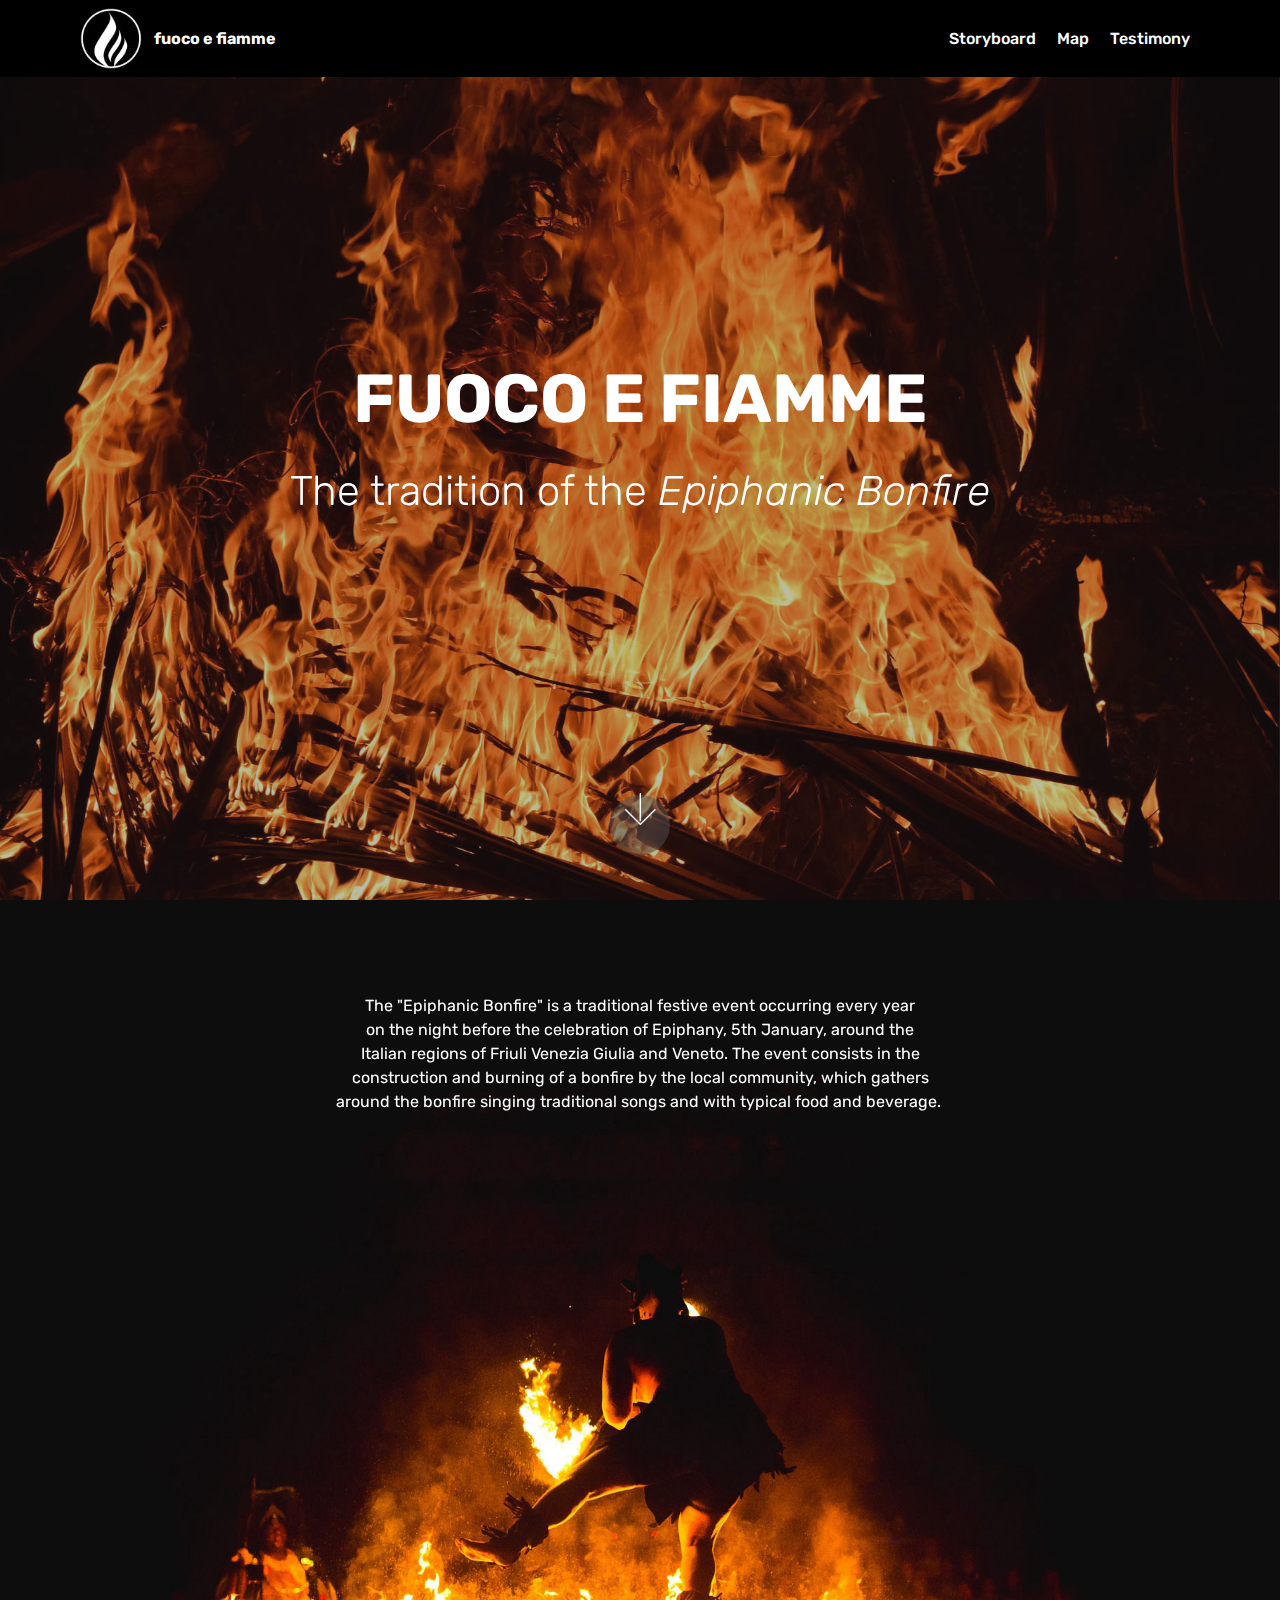
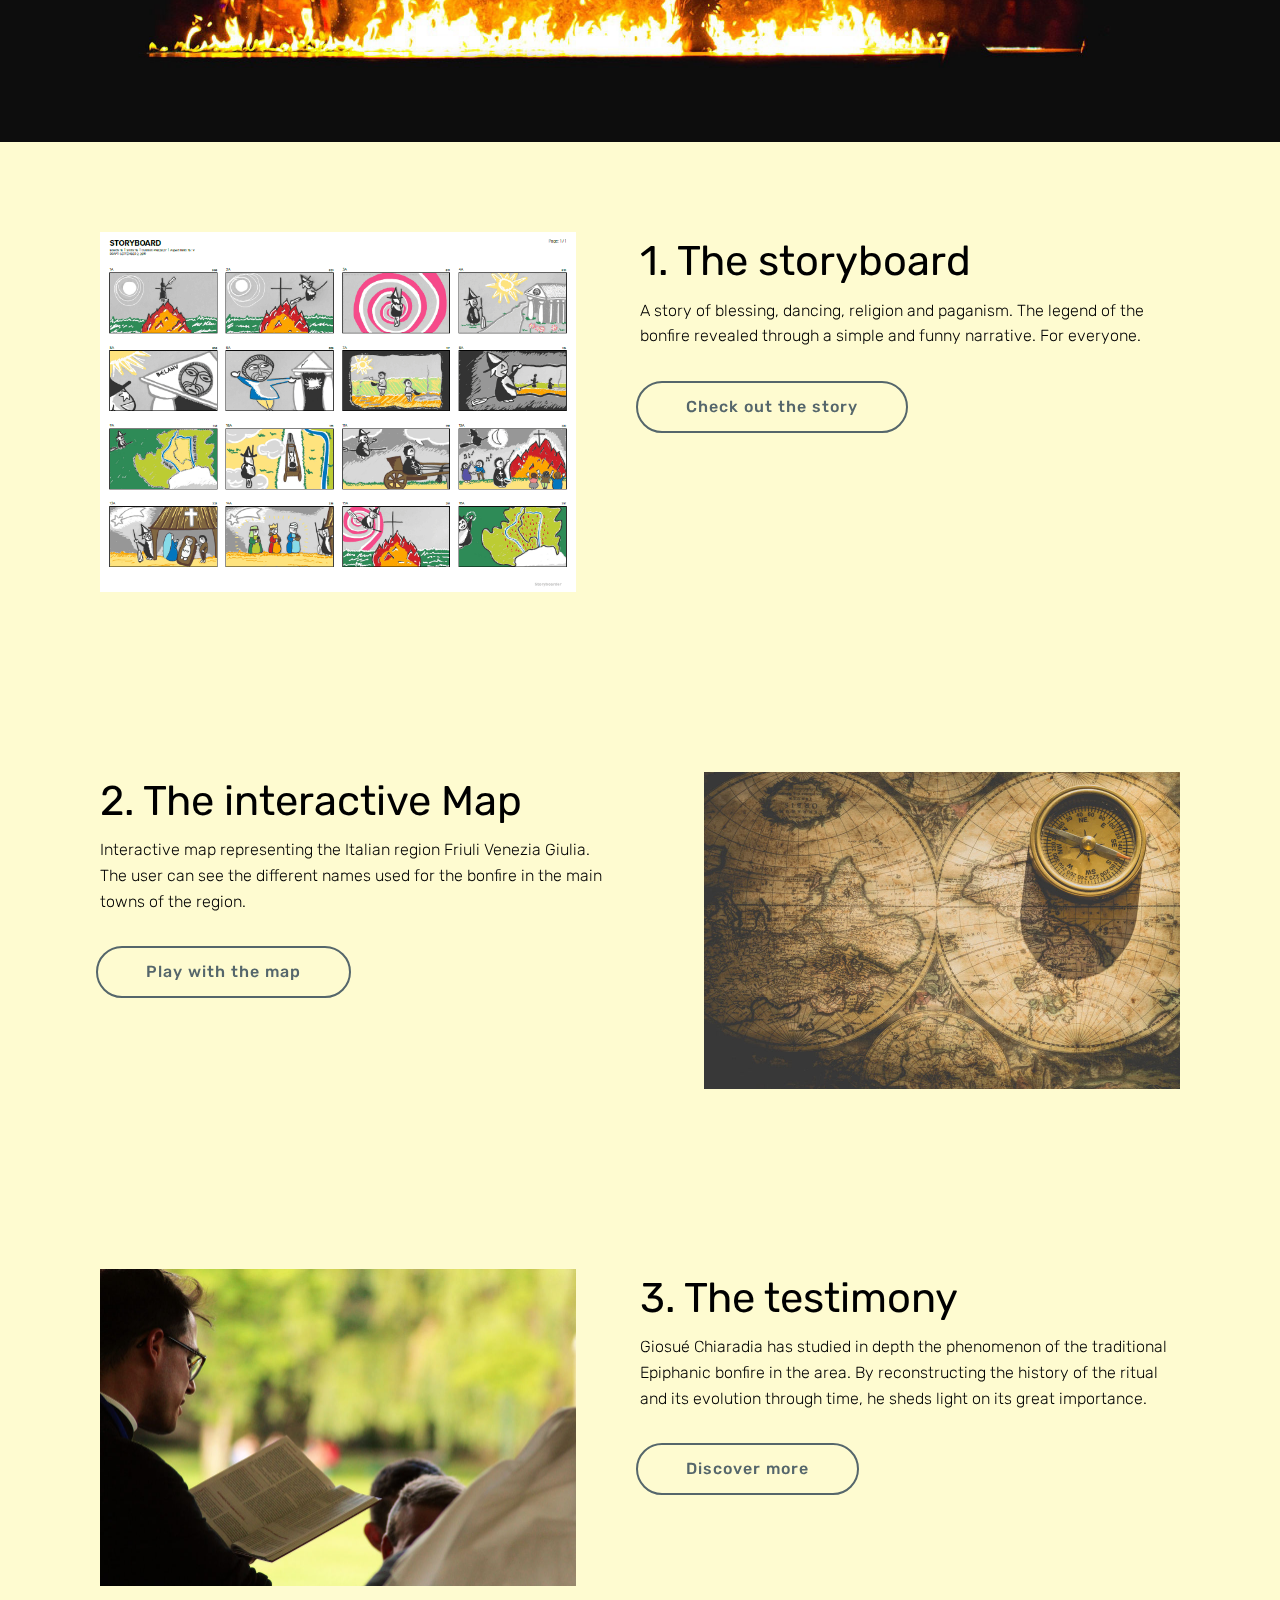
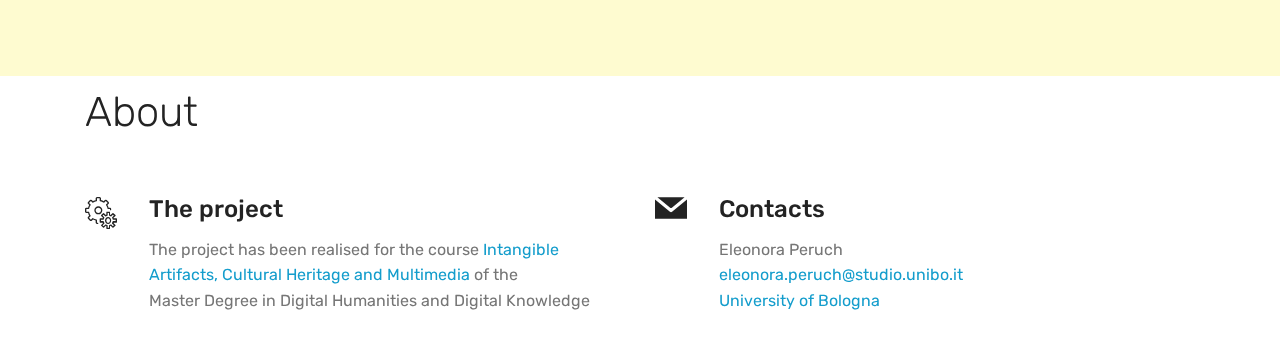
<file: index.html>
<!DOCTYPE html>
<html  >
<head>
  <!-- Site made with Mobirise Website Builder v4.10.8, https://mobirise.com -->
  <meta charset="UTF-8">
  <meta http-equiv="X-UA-Compatible" content="IE=edge">
  <meta name="generator" content="Mobirise v4.10.8, mobirise.com">
  <meta name="viewport" content="width=device-width, initial-scale=1, minimum-scale=1">
  <link rel="shortcut icon" href="assets/images/mbr-86x85.jpg" type="image/x-icon">
  <meta name="description" content="">
  
  <title>Home</title>
  <link rel="stylesheet" href="assets/web/assets/mobirise-icons/mobirise-icons.css">
  <link rel="stylesheet" href="assets/tether/tether.min.css">
  <link rel="stylesheet" href="assets/bootstrap/css/bootstrap.min.css">
  <link rel="stylesheet" href="assets/bootstrap/css/bootstrap-grid.min.css">
  <link rel="stylesheet" href="assets/bootstrap/css/bootstrap-reboot.min.css">
  <link rel="stylesheet" href="assets/socicon/css/styles.css">
  <link rel="stylesheet" href="assets/dropdown/css/style.css">
  <link rel="stylesheet" href="assets/theme/css/style.css">
  <link rel="stylesheet" href="assets/mobirise/css/mbr-additional.css" type="text/css">
  
  
  
</head>
<body>
  <section class="menu cid-qTkzRZLJNu" once="menu" id="menu1-0">

    

    <nav class="navbar navbar-expand beta-menu navbar-dropdown align-items-center navbar-toggleable-sm">
        <button class="navbar-toggler navbar-toggler-right" type="button" data-toggle="collapse" data-target="#navbarSupportedContent" aria-controls="navbarSupportedContent" aria-expanded="false" aria-label="Toggle navigation">
            <div class="hamburger">
                <span></span>
                <span></span>
                <span></span>
                <span></span>
            </div>
        </button>
        <div class="menu-logo">
            <div class="navbar-brand">
                <span class="navbar-logo">
                         <img src="assets/images/mbr-86x85.jpg" style="height: 3.8rem;">
                </span>
                <span class="navbar-caption-wrap"><a class="navbar-caption text-white display-4" href="index.html">fuoco e fiamme</a></span>
            </div>
        </div>
        <div class="collapse navbar-collapse" id="navbarSupportedContent">
            <ul class="navbar-nav nav-dropdown nav-right" data-app-modern-menu="true"><li class="nav-item">
                </li>
                <li class="nav-item">
                </li><li class="nav-item"><a class="nav-link link text-white display-4" href="storyboard.html" target="_blank">Storyboard</a></li><li class="nav-item"><a class="nav-link link text-white display-4" href="map.html" target="_blank">
                        
                        Map</a></li><li class="nav-item"><a class="nav-link link text-white display-4" href="testimony.html" target="_blank">
                        Testimony</a></li><li class="nav-item">
              </li></ul>
            
        </div>
    </nav>
</section>

<section class="engine"></section><section class="cid-rBGzlDnm9D mbr-fullscreen mbr-parallax-background" id="header2-15">

    

    <div class="mbr-overlay" style="opacity: 0.3; background-color: rgb(35, 35, 35);"></div>

    <div class="container align-center">
        <div class="row justify-content-md-center">
            <div class="mbr-white col-md-10">
                <h1 class="mbr-section-title mbr-bold pb-3 mbr-fonts-style display-1">FUOCO E FIAMME</h1>
                <h3 class="mbr-section-subtitle align-center mbr-light pb-3 mbr-fonts-style display-2">
                    The tradition of the <em>Epiphanic Bonfire</em></h3>
                
                
            </div>
        </div>
    </div>
    <div class="mbr-arrow hidden-sm-down" aria-hidden="true">
        <a href="#next">
            <i class="mbri-down mbr-iconfont"></i>
        </a>
    </div>
</section>

<section class="cid-rBGzmnoREd" id="image2-16">

    

    <figure class="mbr-figure">
        <div class="image-block" style="width: 100%;">
            <img src="assets/images/mbr-1920x1263.jpg">
            <figcaption class="mbr-figure-caption mbr-figure-caption-over">
                <div class="pb-1 px-2 mbr-white align-center mbr-fonts-style display-7">The "Epiphanic Bonfire" is a traditional festive event occurring every year <br>on the night before the celebration of Epiphany, 5th January, around the <br>Italian regions of Friuli Venezia Giulia and Veneto. The event consists in the <br>construction and burning of a bonfire by the local community, which gathers <br>around the bonfire singing traditional songs and with typical food and beverage.&nbsp;<br><br><br><br><br><br><br><br><br><br><br><br><br><br><br><br><br><br><br><br><br><br><br><br><br><br><br></div>
            </figcaption>
        </div>
    </figure>
</section>

<section class="services2 cid-rBGzswrf4y" id="services2-17">
    <!---->
    
    <!---->
    <!--Overlay-->
    
    <!--Container-->
    <div class="container">
        <div class="col-md-12">
            <div class="media-container-row">
                <div class="mbr-figure" style="width: 50%;">
                    <img src="assets/images/images-on-worksheet-766x579.png">
                </div>
                <div class="align-left aside-content">
                    <h2 class="mbr-title pt-2 mbr-fonts-style display-2"><a href="storyboard.html" target="_blank" class="text-black">1. The storyboard</a></h2>
                    <div class="mbr-section-text">
                        <p class="mbr-text text1 pt-2 mbr-light mbr-fonts-style display-7">A story of blessing, dancing, religion and paganism. The legend of the bonfire revealed through a simple and funny narrative. For everyone.&nbsp;</p>
                        
                    </div>
                    <!--Btn-->
                    <div class="mbr-section-btn pt-3 align-left"><a href="storyboard.html" class="btn btn-warning-outline display-4" target="_blank">Check out the story</a></div>
                </div>
            </div>
        </div>
    </div>
</section>

<section class="services2 cid-rBGzt3nd9x" id="services2-18">
    <!---->
    
    <!---->
    <!--Overlay-->
    
    <!--Container-->
    <div class="container">
        <div class="col-md-12">
            <div class="media-container-row">
                <div class="mbr-figure" style="width: 50%;">
                    <img src="assets/images/mbr-952x634.jpg">
                </div>
                <div class="align-left aside-content">
                    <h2 class="mbr-title pt-2 mbr-fonts-style display-2"><a href="map.html" target="_blank" class="text-black">2. The interactive Map</a></h2>
                    <div class="mbr-section-text">
                        <p class="mbr-text text1 pt-2 mbr-light mbr-fonts-style display-7">Interactive map representing the Italian region Friuli Venezia Giulia. <br>The user can see the different names used for the bonfire in the main towns of the region.&nbsp;</p>
                        
                    </div>
                    <!--Btn-->
                    <div class="mbr-section-btn pt-3 align-left"><a href="map.html" class="btn btn-warning-outline display-4" target="_blank">Play with the map</a></div>
                </div>
            </div>
        </div>
    </div>
</section>

<section class="services2 cid-rBGztDLMMs" id="services2-19">
    <!---->
    
    <!---->
    <!--Overlay-->
    
    <!--Container-->
    <div class="container">
        <div class="col-md-12">
            <div class="media-container-row">
                <div class="mbr-figure" style="width: 50%;">
                    <img src="assets/images/mbr-952x635.jpg">
                </div>
                <div class="align-left aside-content">
                    <h2 class="mbr-title pt-2 mbr-fonts-style display-2"><a href="testimony.html" target="_blank" class="text-black">3. The testimony</a></h2>
                    <div class="mbr-section-text">
                        <p class="mbr-text text1 pt-2 mbr-light mbr-fonts-style display-7">Giosué Chiaradia has studied in depth the phenomenon of the traditional Epiphanic bonfire in the area. By reconstructing the history of the ritual and its evolution through time, he sheds light on its great importance.</p>
                        
                    </div>
                    <!--Btn-->
                    <div class="mbr-section-btn pt-3 align-left"><a href="testimony.html" class="btn btn-warning-outline display-4" target="_blank">Discover more</a></div>
                </div>
            </div>
        </div>
    </div>
</section>

<section class="mbr-section contacts3 cid-rBGzuEKaFm" id="contacts3-1a">
    <!---->
    
    <!---->
    <!--Overlay-->
    
    <!--Container-->
    <div class="container">
        <div class="row">
            <!--Titles-->
            <div class="title col-12">
                <h2 class="align-left mbr-fonts-style display-2">About</h2>
                
            </div>
            <div class="col-12">
                <div class="row">
                    <div class="col-12 col-md-6">
                        <div class="wrapper">
                            <span class="iconfont-wrapper">
                                <span class="amp-iconfont icon fa-thumbs-o-up fa mbri-setting"></span>
                            </span>
                            <div class="b-info b-adress">
                                <h5 class="align-left mbr-fonts-style display-5">The project</h5>
                                <p class="mbr-text align-left mbr-fonts-style display-7">The project has been realised for the course<a href="https://www.unibo.it/en/teaching/course-unit-catalogue/course-unit/2019/424630"> Intangible Artifacts, Cultural Heritage and Multimedia</a> of the <br>Master Degree in Digital Humanities and Digital Knowledge</p>
                            </div>
                        </div>
                    </div>
                    
                    
                    <div class="col-12 col-md-6">
                        <div class="wrapper">
                            <span class="iconfont-wrapper">
                                <span class="amp-iconfont icon fa-th-large fa socicon-mail socicon"></span>
                            </span>
                            <div class="b-info b-mail">
                                <h5 class="align-left mbr-fonts-style display-5">Contacts</h5>
                                <p class="mbr-text align-left mbr-fonts-style display-7">Eleonora Peruch<br><a href="mailto:eleonora.peruch@studio.unibo.it">eleonora.peruch@studio.unibo.it</a><br><a href="https://www.unibo.it/it">University of Bologna</a></p>
                            </div>
                        </div>
                    </div>
                </div>
            </div>
        </div>
    </div>
</section>


  <script src="assets/web/assets/jquery/jquery.min.js"></script>
  <script src="assets/popper/popper.min.js"></script>
  <script src="assets/tether/tether.min.js"></script>
  <script src="assets/bootstrap/js/bootstrap.min.js"></script>
  <script src="assets/dropdown/js/nav-dropdown.js"></script>
  <script src="assets/dropdown/js/navbar-dropdown.js"></script>
  <script src="assets/touchswipe/jquery.touch-swipe.min.js"></script>
  <script src="assets/parallax/jarallax.min.js"></script>
  <script src="assets/smoothscroll/smooth-scroll.js"></script>
  <script src="assets/theme/js/script.js"></script>
  
  
</body>
</html>
</file>
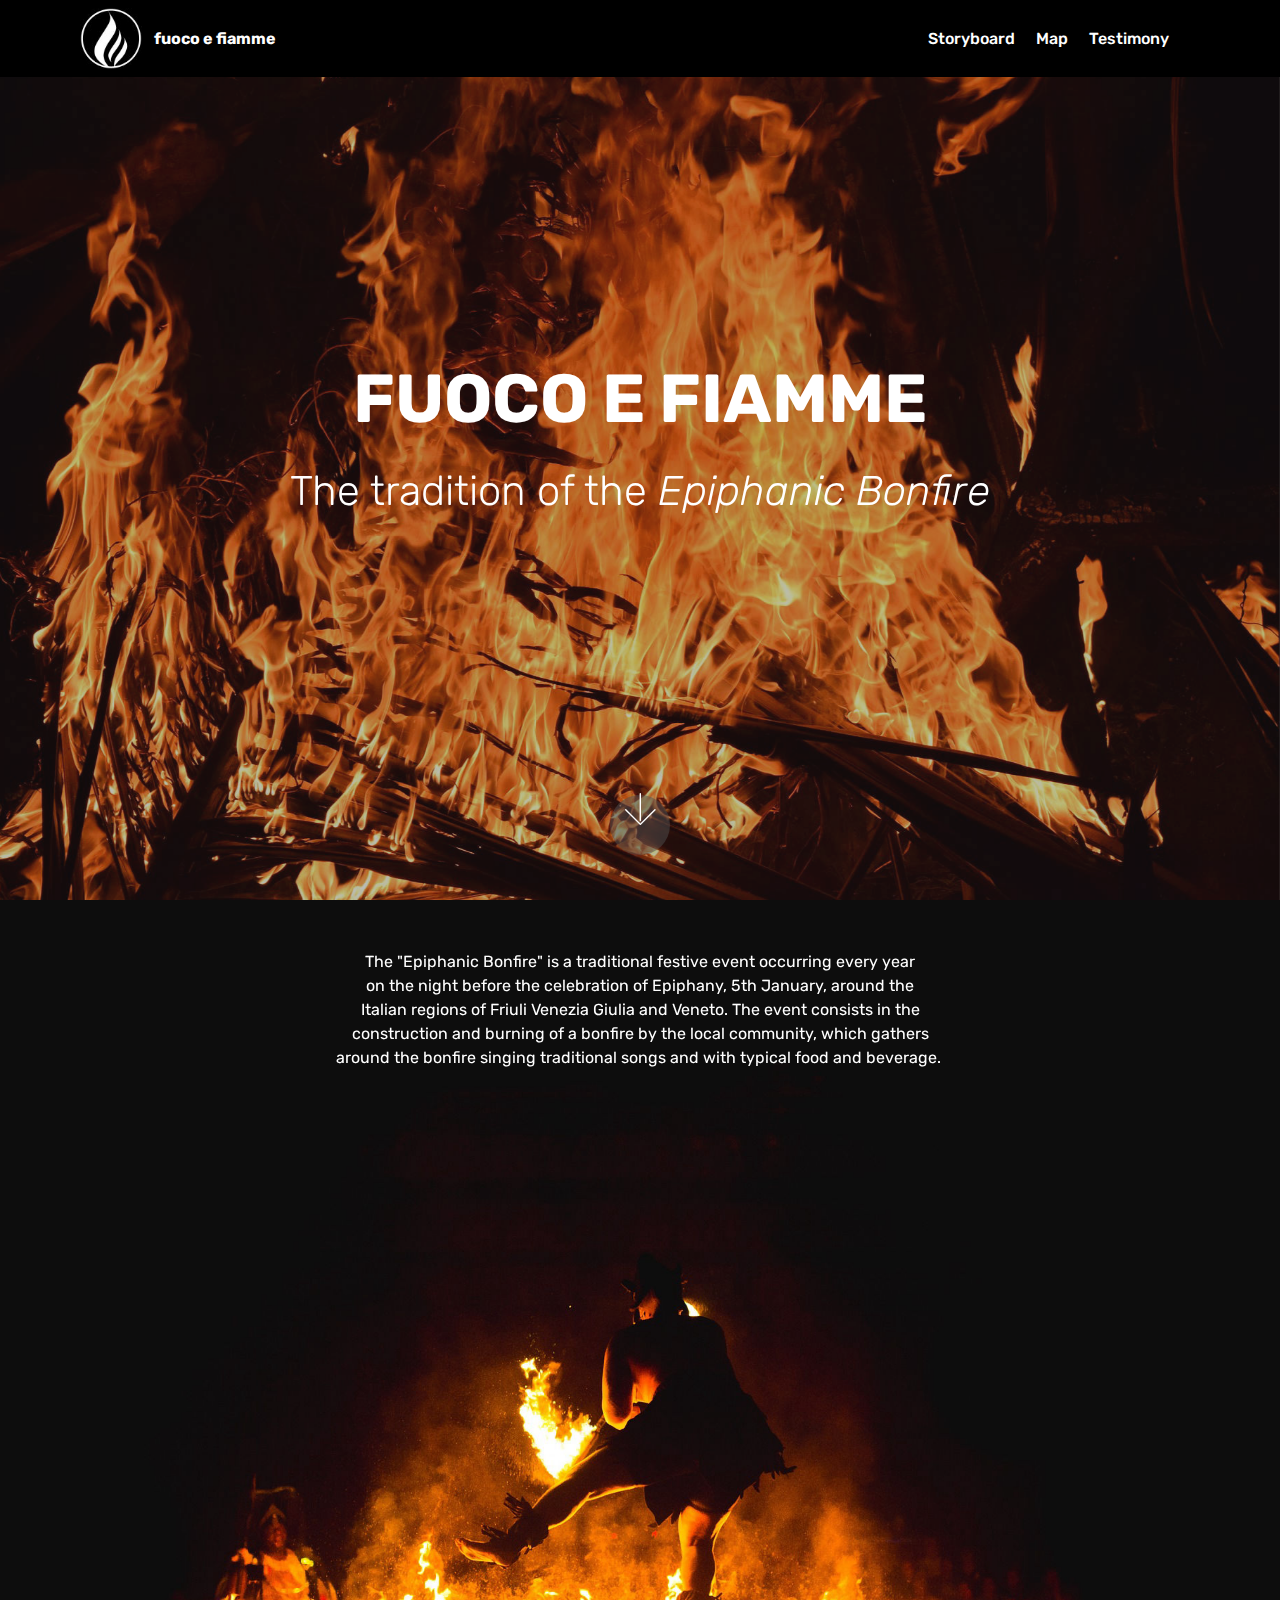
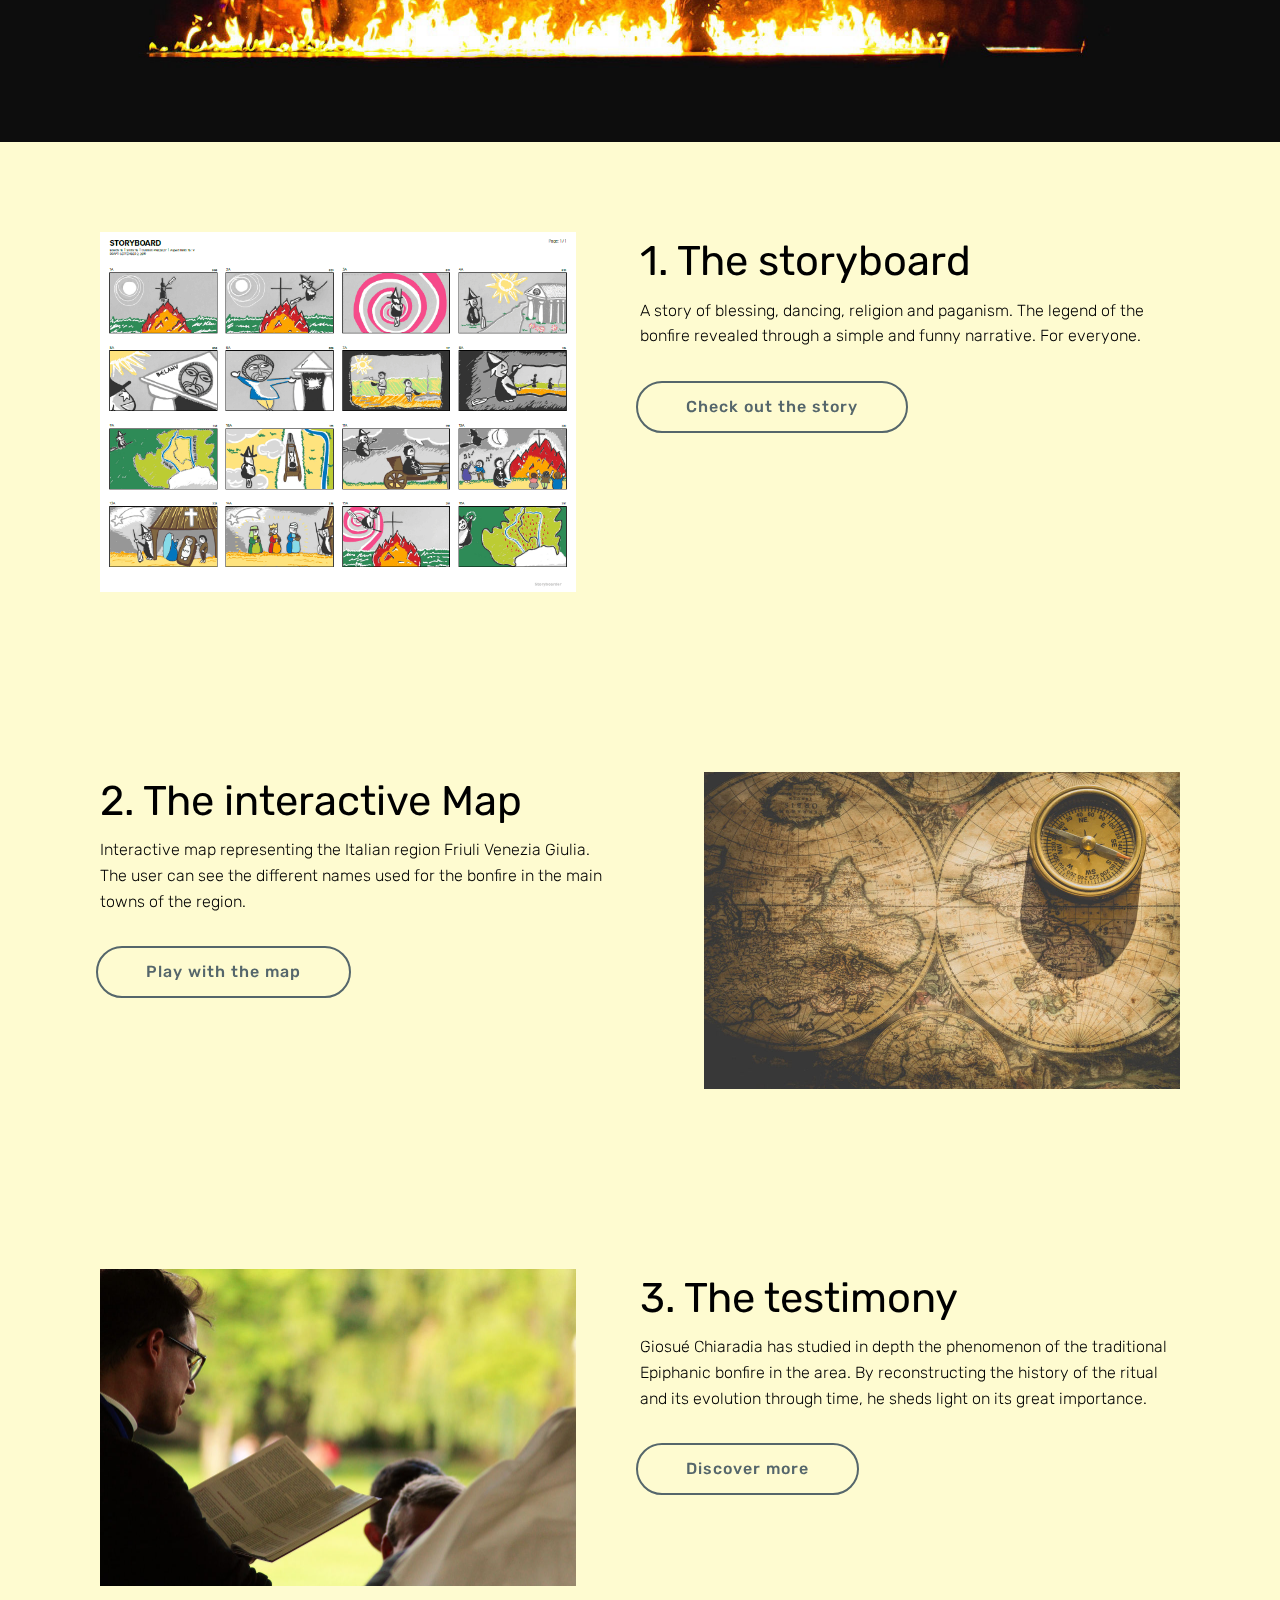
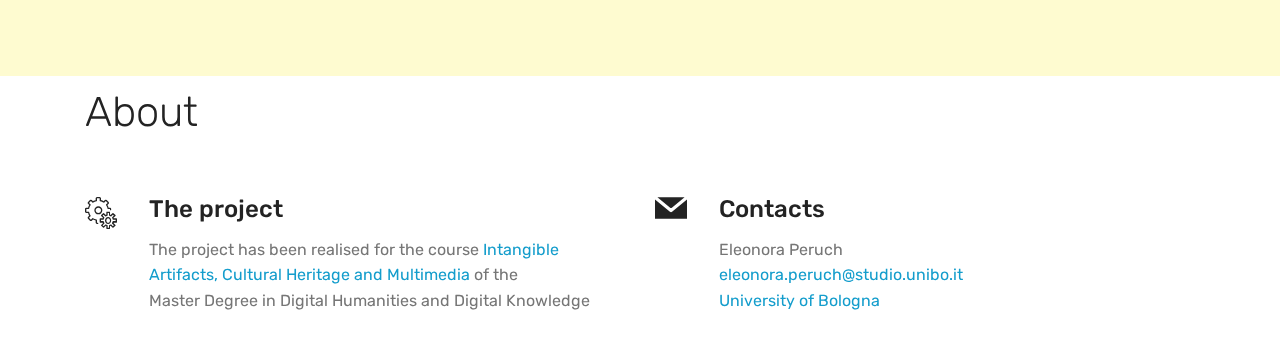
<file: inde.html>
<!DOCTYPE html>
<html  >
<head>
  <!-- Site made with Mobirise Website Builder v4.10.8, https://mobirise.com -->
  <meta charset="UTF-8">
  <meta http-equiv="X-UA-Compatible" content="IE=edge">
  <meta name="generator" content="Mobirise v4.10.8, mobirise.com">
  <meta name="viewport" content="width=device-width, initial-scale=1, minimum-scale=1">
  <link rel="shortcut icon" href="assets/images/mbr-86x85.jpg" type="image/x-icon">
  <meta name="description" content="">
  
  <title>Home</title>
  <link rel="stylesheet" href="assets/web/assets/mobirise-icons/mobirise-icons.css">
  <link rel="stylesheet" href="assets/tether/tether.min.css">
  <link rel="stylesheet" href="assets/bootstrap/css/bootstrap.min.css">
  <link rel="stylesheet" href="assets/bootstrap/css/bootstrap-grid.min.css">
  <link rel="stylesheet" href="assets/bootstrap/css/bootstrap-reboot.min.css">
  <link rel="stylesheet" href="assets/socicon/css/styles.css">
  <link rel="stylesheet" href="assets/dropdown/css/style.css">
  <link rel="stylesheet" href="assets/theme/css/style.css">
  <link rel="stylesheet" href="assets/mobirise/css/mbr-additional.css" type="text/css">
  
  
  
</head>
<body>
  <section class="menu cid-qTkzRZLJNu" once="menu" id="menu1-0">

    

    <nav class="navbar navbar-expand beta-menu navbar-dropdown align-items-center navbar-toggleable-sm">
        <button class="navbar-toggler navbar-toggler-right" type="button" data-toggle="collapse" data-target="#navbarSupportedContent" aria-controls="navbarSupportedContent" aria-expanded="false" aria-label="Toggle navigation">
            <div class="hamburger">
                <span></span>
                <span></span>
                <span></span>
                <span></span>
            </div>
        </button>
        <div class="menu-logo">
            <div class="navbar-brand">
                <span class="navbar-logo">
                    <a href="https://mobirise.com">
                         <img src="assets/images/mbr-86x85.jpg" alt="Mobirise" title="" style="height: 3.8rem;">
                    </a>
                </span>
                <span class="navbar-caption-wrap"><a class="navbar-caption text-white display-4" href="inde.html">fuoco e fiamme</a></span>
            </div>
        </div>
        <div class="collapse navbar-collapse" id="navbarSupportedContent">
            <ul class="navbar-nav nav-dropdown nav-right" data-app-modern-menu="true"><li class="nav-item">
                    <a class="nav-link link text-white display-4" href="https://mobirise.com">
                        </a>
                </li>
                <li class="nav-item">
                    <a class="nav-link link text-white display-4" href="https://mobirise.com">
                        </a>
                </li><li class="nav-item"><a class="nav-link link text-white display-4" href="storyboard.html" target="_blank">Storyboard</a></li><li class="nav-item"><a class="nav-link link text-white display-4" href="map.html" target="_blank">
                        
                        Map</a></li><li class="nav-item"><a class="nav-link link text-white display-4" href="testimony.html" target="_blank">
                        Testimony</a></li><li class="nav-item"><a class="nav-link link text-white display-4" href="https://mobirise.com">
                        </a></li></ul>
            
        </div>
    </nav>
</section>

<section class="engine"><a href="https://mobirise.info/u">bootstrap html templates</a></section><section class="cid-rBGzlDnm9D mbr-fullscreen mbr-parallax-background" id="header2-15">

    

    <div class="mbr-overlay" style="opacity: 0.3; background-color: rgb(35, 35, 35);"></div>

    <div class="container align-center">
        <div class="row justify-content-md-center">
            <div class="mbr-white col-md-10">
                <h1 class="mbr-section-title mbr-bold pb-3 mbr-fonts-style display-1">FUOCO E FIAMME</h1>
                <h3 class="mbr-section-subtitle align-center mbr-light pb-3 mbr-fonts-style display-2">
                    The tradition of the <em>Epiphanic Bonfire</em></h3>
                
                
            </div>
        </div>
    </div>
    <div class="mbr-arrow hidden-sm-down" aria-hidden="true">
        <a href="#next">
            <i class="mbri-down mbr-iconfont"></i>
        </a>
    </div>
</section>

<section class="cid-rBGzmnoREd" id="image2-16">

    

    <figure class="mbr-figure">
        <div class="image-block" style="width: 100%;">
            <img src="assets/images/mbr-1920x1263.jpg" alt="Mobirise" title="">
            <figcaption class="mbr-figure-caption mbr-figure-caption-over">
                <div class="pb-5 px-3 mbr-white align-center mbr-fonts-style display-7">The "Epiphanic Bonfire" is a traditional festive event occurring every year <br>on the night before the celebration of Epiphany, 5th January, around the <br>Italian regions of Friuli Venezia Giulia and Veneto. The event consists in the <br>construction and burning of a bonfire by the local community, which gathers <br>around the bonfire singing traditional songs and with typical food and beverage.&nbsp;<br><br><br><br><br><br><br><br><br><br><br><br><br><br><br><br><br><br><br><br><br><br><br><br><br><br><br></div>
            </figcaption>
        </div>
    </figure>
</section>

<section class="services2 cid-rBGzswrf4y" id="services2-17">
    <!---->
    
    <!---->
    <!--Overlay-->
    
    <!--Container-->
    <div class="container">
        <div class="col-md-12">
            <div class="media-container-row">
                <div class="mbr-figure" style="width: 50%;">
                    <img src="assets/images/images-on-worksheet-766x579.png" alt="Mobirise" title="">
                </div>
                <div class="align-left aside-content">
                    <h2 class="mbr-title pt-2 mbr-fonts-style display-2"><a href="storyboard.html" target="_blank" class="text-black">1. The storyboard</a></h2>
                    <div class="mbr-section-text">
                        <p class="mbr-text text1 pt-2 mbr-light mbr-fonts-style display-7">A story of blessing, dancing, religion and paganism. The legend of the bonfire revealed through a simple and funny narrative. For everyone.&nbsp;</p>
                        
                    </div>
                    <!--Btn-->
                    <div class="mbr-section-btn pt-3 align-left"><a href="storyboard.html" class="btn btn-warning-outline display-4" target="_blank">Check out the story</a></div>
                </div>
            </div>
        </div>
    </div>
</section>

<section class="services2 cid-rBGzt3nd9x" id="services2-18">
    <!---->
    
    <!---->
    <!--Overlay-->
    
    <!--Container-->
    <div class="container">
        <div class="col-md-12">
            <div class="media-container-row">
                <div class="mbr-figure" style="width: 50%;">
                    <img src="assets/images/mbr-952x634.jpg" alt="Mobirise" title="">
                </div>
                <div class="align-left aside-content">
                    <h2 class="mbr-title pt-2 mbr-fonts-style display-2"><a href="map.html" target="_blank" class="text-black">2. The interactive Map</a></h2>
                    <div class="mbr-section-text">
                        <p class="mbr-text text1 pt-2 mbr-light mbr-fonts-style display-7">Interactive map representing the Italian region Friuli Venezia Giulia. <br>The user can see the different names used for the bonfire in the main towns of the region.&nbsp;</p>
                        
                    </div>
                    <!--Btn-->
                    <div class="mbr-section-btn pt-3 align-left"><a href="map.html" class="btn btn-warning-outline display-4" target="_blank">Play with the map</a></div>
                </div>
            </div>
        </div>
    </div>
</section>

<section class="services2 cid-rBGztDLMMs" id="services2-19">
    <!---->
    
    <!---->
    <!--Overlay-->
    
    <!--Container-->
    <div class="container">
        <div class="col-md-12">
            <div class="media-container-row">
                <div class="mbr-figure" style="width: 50%;">
                    <img src="assets/images/mbr-952x635.jpg" alt="Mobirise" title="">
                </div>
                <div class="align-left aside-content">
                    <h2 class="mbr-title pt-2 mbr-fonts-style display-2"><a href="testimony.html" target="_blank" class="text-black">3. The testimony</a></h2>
                    <div class="mbr-section-text">
                        <p class="mbr-text text1 pt-2 mbr-light mbr-fonts-style display-7">Giosué Chiaradia has studied in depth the phenomenon of the traditional Epiphanic bonfire in the area. By reconstructing the history of the ritual and its evolution through time, he sheds light on its great importance.</p>
                        
                    </div>
                    <!--Btn-->
                    <div class="mbr-section-btn pt-3 align-left"><a href="testimony.html" class="btn btn-warning-outline display-4" target="_blank">Discover more</a></div>
                </div>
            </div>
        </div>
    </div>
</section>

<section class="mbr-section contacts3 cid-rBGzuEKaFm" id="contacts3-1a">
    <!---->
    
    <!---->
    <!--Overlay-->
    
    <!--Container-->
    <div class="container">
        <div class="row">
            <!--Titles-->
            <div class="title col-12">
                <h2 class="align-left mbr-fonts-style display-2">About</h2>
                
            </div>
            <div class="col-12">
                <div class="row">
                    <div class="col-12 col-md-6">
                        <div class="wrapper">
                            <span class="iconfont-wrapper">
                                <span class="amp-iconfont icon fa-thumbs-o-up fa mbri-setting"></span>
                            </span>
                            <div class="b-info b-adress">
                                <h5 class="align-left mbr-fonts-style display-5">The project</h5>
                                <p class="mbr-text align-left mbr-fonts-style display-7">The project has been realised for the course<a href="https://www.unibo.it/en/teaching/course-unit-catalogue/course-unit/2019/424630"> Intangible Artifacts, Cultural Heritage and Multimedia</a> of the <br>Master Degree in Digital Humanities and Digital Knowledge</p>
                            </div>
                        </div>
                    </div>
                    
                    
                    <div class="col-12 col-md-6">
                        <div class="wrapper">
                            <span class="iconfont-wrapper">
                                <span class="amp-iconfont icon fa-th-large fa socicon-mail socicon"></span>
                            </span>
                            <div class="b-info b-mail">
                                <h5 class="align-left mbr-fonts-style display-5">Contacts</h5>
                                <p class="mbr-text align-left mbr-fonts-style display-7">Eleonora Peruch<br><a href="mailto:eleonora.peruch@studio.unibo.it">eleonora.peruch@studio.unibo.it</a><br><a href="https://www.unibo.it/it">University of Bologna</a></p>
                            </div>
                        </div>
                    </div>
                </div>
            </div>
        </div>
    </div>
</section>


  <script src="assets/web/assets/jquery/jquery.min.js"></script>
  <script src="assets/popper/popper.min.js"></script>
  <script src="assets/tether/tether.min.js"></script>
  <script src="assets/bootstrap/js/bootstrap.min.js"></script>
  <script src="assets/dropdown/js/nav-dropdown.js"></script>
  <script src="assets/dropdown/js/navbar-dropdown.js"></script>
  <script src="assets/touchswipe/jquery.touch-swipe.min.js"></script>
  <script src="assets/parallax/jarallax.min.js"></script>
  <script src="assets/smoothscroll/smooth-scroll.js"></script>
  <script src="assets/theme/js/script.js"></script>
  
  
</body>
</html>
</file>
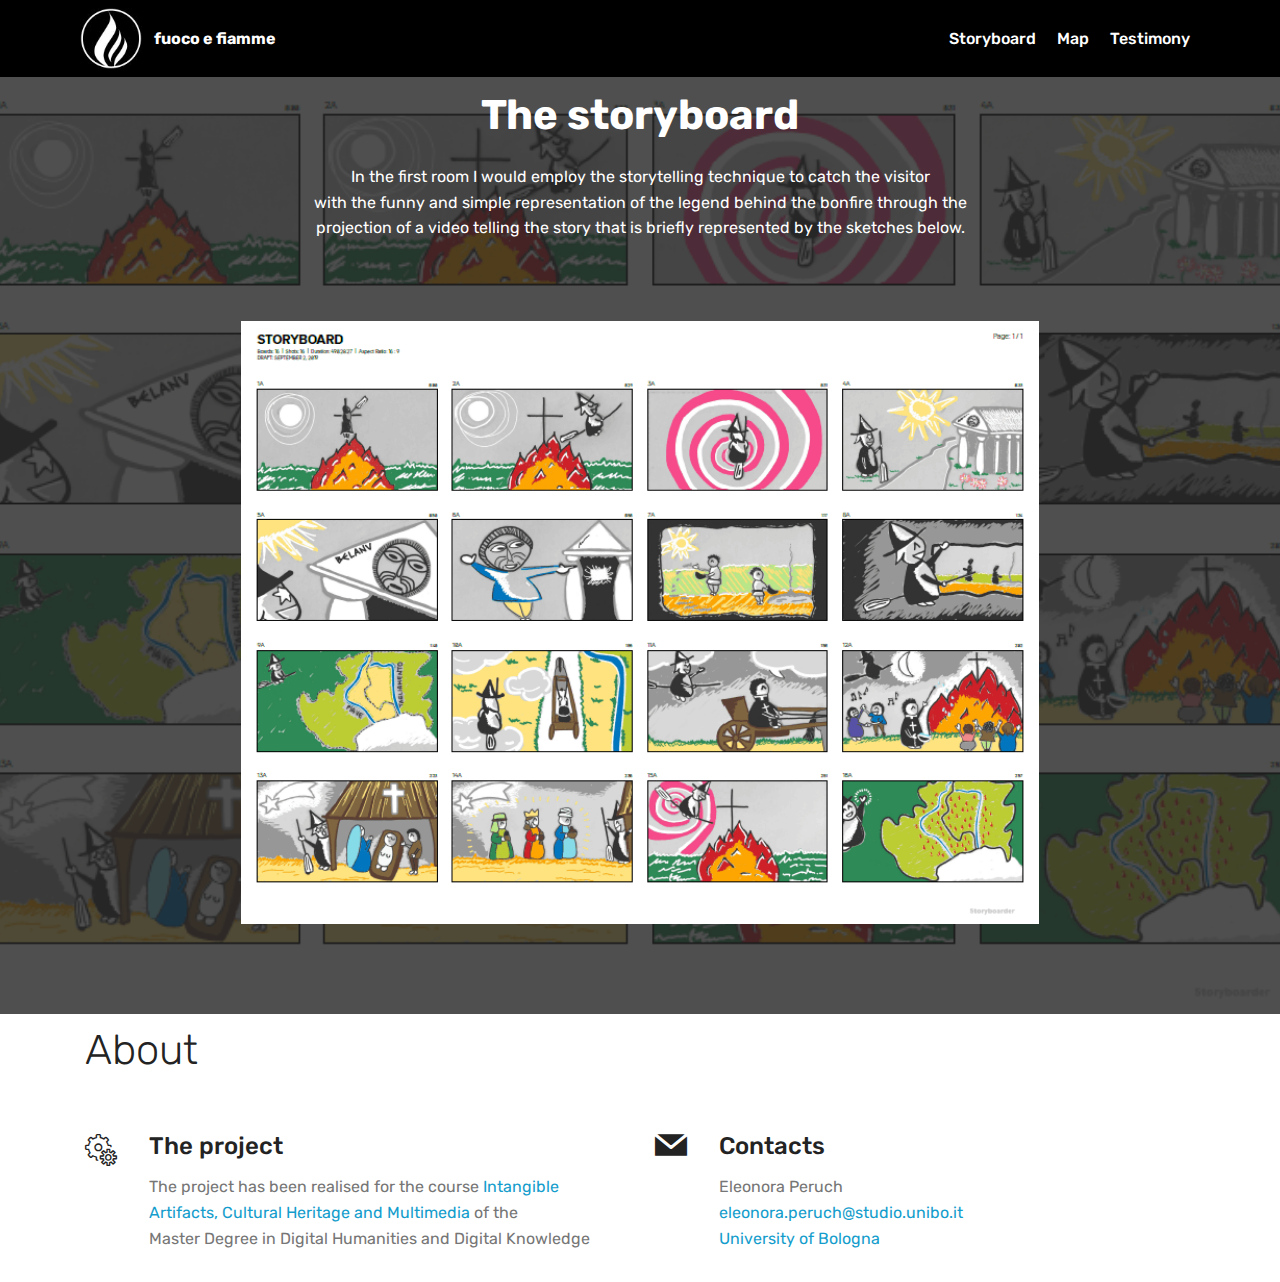
<file: storyboard.html>
<!DOCTYPE html>
<html  >
<head>
  <!-- Site made with Mobirise Website Builder v4.10.8, https://mobirise.com -->
  <meta charset="UTF-8">
  <meta http-equiv="X-UA-Compatible" content="IE=edge">
  <meta name="generator" content="Mobirise v4.10.8, mobirise.com">
  <meta name="viewport" content="width=device-width, initial-scale=1, minimum-scale=1">
  <link rel="shortcut icon" href="assets/images/mbr-86x85.jpg" type="image/x-icon">
  <meta name="description" content="Website Builder Description">
  
  <title>Storyboard</title>
  <link rel="stylesheet" href="assets/web/assets/mobirise-icons/mobirise-icons.css">
  <link rel="stylesheet" href="assets/tether/tether.min.css">
  <link rel="stylesheet" href="assets/bootstrap/css/bootstrap.min.css">
  <link rel="stylesheet" href="assets/bootstrap/css/bootstrap-grid.min.css">
  <link rel="stylesheet" href="assets/bootstrap/css/bootstrap-reboot.min.css">
  <link rel="stylesheet" href="assets/socicon/css/styles.css">
  <link rel="stylesheet" href="assets/dropdown/css/style.css">
  <link rel="stylesheet" href="assets/theme/css/style.css">
  <link rel="stylesheet" href="assets/mobirise/css/mbr-additional.css" type="text/css">
  
  
  
</head>
<body>
  <section class="menu cid-rBh8LtoJQA" once="menu" id="menu1-t">

    

    <nav class="navbar navbar-expand beta-menu navbar-dropdown align-items-center navbar-toggleable-sm">
        <button class="navbar-toggler navbar-toggler-right" type="button" data-toggle="collapse" data-target="#navbarSupportedContent" aria-controls="navbarSupportedContent" aria-expanded="false" aria-label="Toggle navigation">
            <div class="hamburger">
                <span></span> 
                <span></span>
                <span></span>
                <span></span>
            </div>
        </button>
        <div class="menu-logo">
            <div class="navbar-brand">
                <span class="navbar-logo">
                         <img src="assets/images/mbr-86x85.jpg" style="height: 3.8rem;">
                </span>
                <span class="navbar-caption-wrap"><a class="navbar-caption text-white display-4" href="index.html">fuoco e fiamme</a></span>
            </div>
        </div>
        <div class="collapse navbar-collapse" id="navbarSupportedContent">
            <ul class="navbar-nav nav-dropdown nav-right" data-app-modern-menu="true"><li class="nav-item">
                </li>
                <li class="nav-item">
                </li><li class="nav-item"><a class="nav-link link text-white display-4" href="storyboard.html" target="_blank">Storyboard</a></li><li class="nav-item"><a class="nav-link link text-white display-4" href="map.html" target="_blank">
                        
                        Map</a></li><li class="nav-item"><a class="nav-link link text-white display-4" href="testimony.html" target="_blank">
                        Testimony</a></li><li class="nav-item">
                        </li></ul>
            
        </div>
    </nav>
</section>

<section class="engine"></section><section class="header4 cid-rBhsjHhskP" id="header4-x">

    

    <div class="mbr-overlay" style="opacity: 0.8; background-color: rgb(35, 35, 35);">
    </div>

    <div class="container">
        <div class="row justify-content-md-center">
            <div class="media-content col-md-10">
                <h1 class="mbr-section-title align-center mbr-white pb-3 mbr-bold mbr-fonts-style display-2">
                    The storyboard</h1>
                
                <div class="mbr-text align-center mbr-white pb-3">
                    <p class="mbr-text mbr-fonts-style display-7">In the first room I would employ the storytelling technique to catch the visitor <br>with the funny and simple representation of the legend behind the bonfire through the <br>projection of a video telling the story that is briefly represented by the sketches below.</p>
                </div>
              
            </div>
          
            <div class="mbr-figure pt-5">
                <img src="assets/images/images-on-worksheet-766x579.png" alt="Mobirise" title="" style="width: 70%;">
            </div>
        </div>
    </div>
</section>

<section class="mbr-section contacts3 cid-rBhFijYT17" id="contacts3-z">
    <!---->
    
    <!---->
    <!--Overlay-->
    
    <!--Container-->
    <div class="container">
        <div class="row">
            <!--Titles-->
            <div class="title col-12">
                <h2 class="align-left mbr-fonts-style display-2">About</h2>
                
            </div>
            <div class="col-12">
                <div class="row">
                    <div class="col-12 col-md-6">
                        <div class="wrapper">
                            <span class="iconfont-wrapper">
                                <span class="amp-iconfont icon fa-thumbs-o-up fa mbri-setting"></span>
                            </span>
                            <div class="b-info b-adress">
                                <h5 class="align-left mbr-fonts-style display-5">The project</h5>
                                <p class="mbr-text align-left mbr-fonts-style display-7">The project has been realised for the course<a href="https://www.unibo.it/en/teaching/course-unit-catalogue/course-unit/2019/424630"> Intangible Artifacts, Cultural Heritage and Multimedia</a> of the <br>Master Degree in Digital Humanities and Digital Knowledge</p>
                            </div>
                        </div>
                    </div>
                    
                    
                    <div class="col-12 col-md-6">
                        <div class="wrapper">
                            <span class="iconfont-wrapper">
                                <span class="amp-iconfont icon fa-th-large fa socicon-mail socicon"></span>
                            </span>
                            <div class="b-info b-mail">
                                <h5 class="align-left mbr-fonts-style display-5">Contacts</h5>
                                <p class="mbr-text align-left mbr-fonts-style display-7">Eleonora Peruch<br><a href="mailto:eleonora.peruch@studio.unibo.it">eleonora.peruch@studio.unibo.it</a><br><a href="https://www.unibo.it/it">University of Bologna</a></p>
                            </div>
                        </div>
                    </div>
                </div>
            </div>
        </div>
    </div>
</section>


  <script src="assets/web/assets/jquery/jquery.min.js"></script>
  <script src="assets/popper/popper.min.js"></script>
  <script src="assets/tether/tether.min.js"></script>
  <script src="assets/bootstrap/js/bootstrap.min.js"></script>
  <script src="assets/dropdown/js/nav-dropdown.js"></script>
  <script src="assets/dropdown/js/navbar-dropdown.js"></script>
  <script src="assets/touchswipe/jquery.touch-swipe.min.js"></script>
  <script src="assets/parallax/jarallax.min.js"></script>
  <script src="assets/smoothscroll/smooth-scroll.js"></script>
  <script src="assets/theme/js/script.js"></script>
  
  
</body>
</html>
</file>
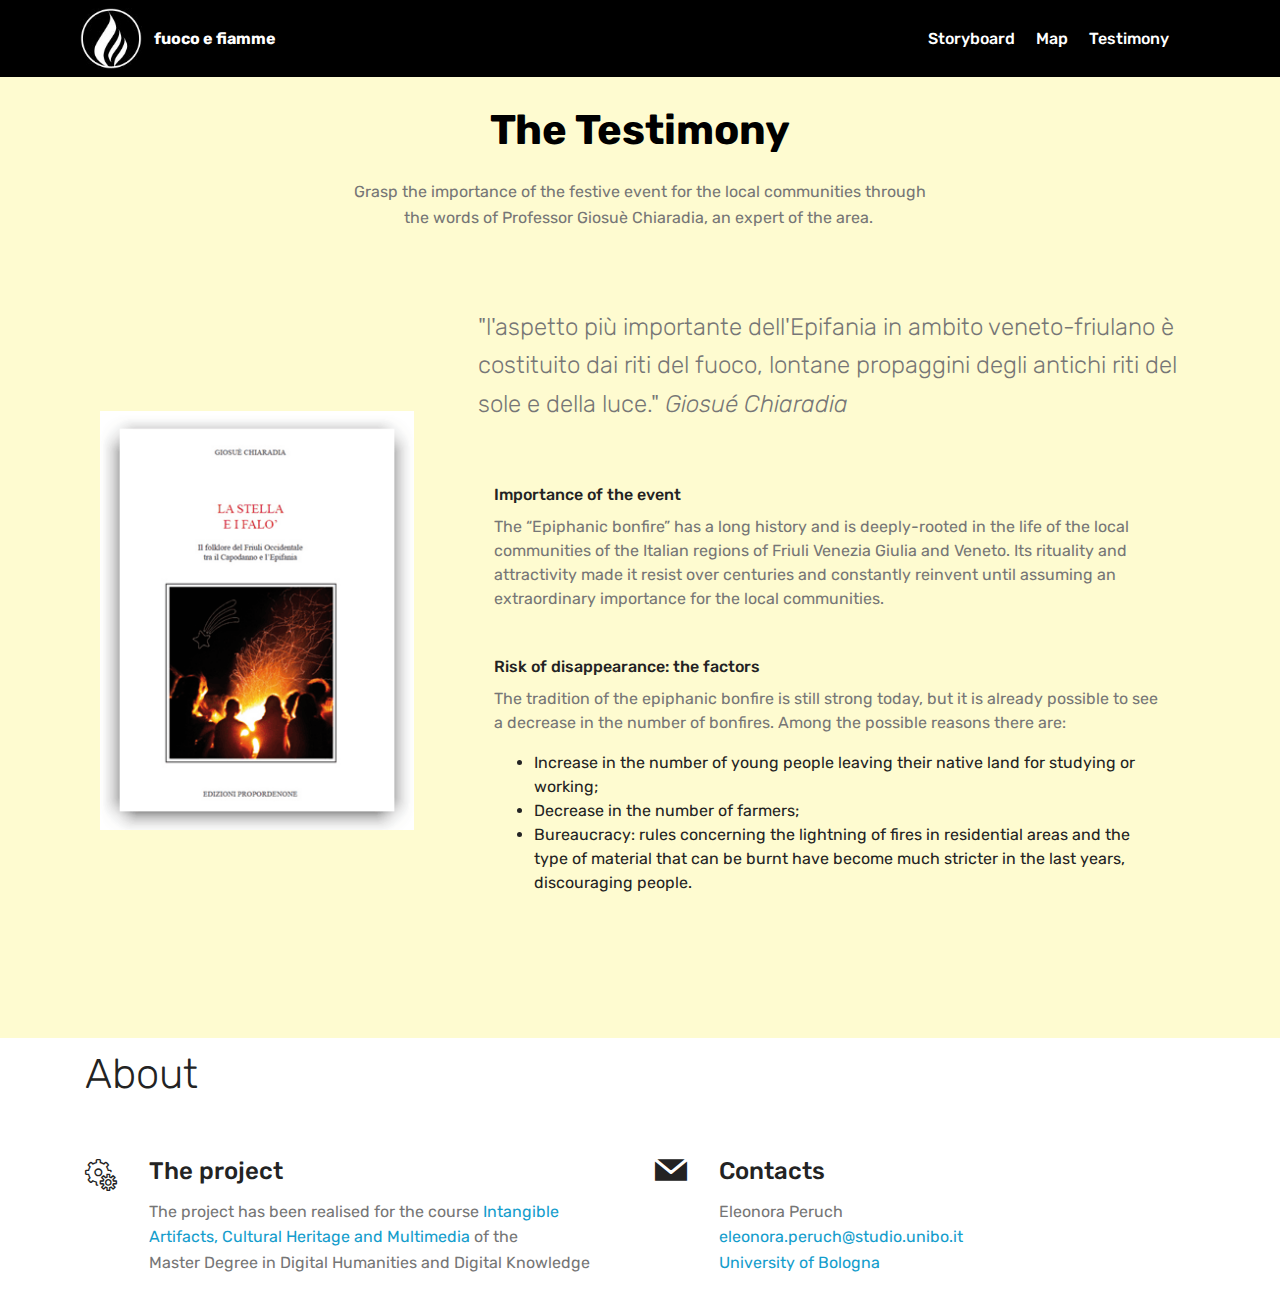
<file: testimony.html>
<!DOCTYPE html>
<html  >
<head>
  <!-- Site made with Mobirise Website Builder v4.10.8, https://mobirise.com -->
  <meta charset="UTF-8">
  <meta http-equiv="X-UA-Compatible" content="IE=edge">
  <meta name="generator" content="Mobirise v4.10.8, mobirise.com">
  <meta name="viewport" content="width=device-width, initial-scale=1, minimum-scale=1">
  <link rel="shortcut icon" href="assets/images/mbr-86x85.jpg" type="image/x-icon">
  <meta name="description" content="Web Site Builder Description">
  
  <title>Testimony</title>
  <link rel="stylesheet" href="assets/web/assets/mobirise-icons/mobirise-icons.css">
  <link rel="stylesheet" href="assets/tether/tether.min.css">
  <link rel="stylesheet" href="assets/bootstrap/css/bootstrap.min.css">
  <link rel="stylesheet" href="assets/bootstrap/css/bootstrap-grid.min.css">
  <link rel="stylesheet" href="assets/bootstrap/css/bootstrap-reboot.min.css">
  <link rel="stylesheet" href="assets/dropdown/css/style.css">
  <link rel="stylesheet" href="assets/socicon/css/styles.css">
  <link rel="stylesheet" href="assets/theme/css/style.css">
  <link rel="stylesheet" href="assets/mobirise/css/mbr-additional.css" type="text/css">
  
  
  
</head>
<body>
  <section class="menu cid-rBh8LtoJQA" once="menu" id="menu1-u">

    

    <nav class="navbar navbar-expand beta-menu navbar-dropdown align-items-center navbar-toggleable-sm">
        <button class="navbar-toggler navbar-toggler-right" type="button" data-toggle="collapse" data-target="#navbarSupportedContent" aria-controls="navbarSupportedContent" aria-expanded="false" aria-label="Toggle navigation">
            <div class="hamburger">
                <span></span>
                <span></span>
                <span></span>
                <span></span>
            </div>
        </button>
        <div class="menu-logo">
            <div class="navbar-brand">
                <span class="navbar-logo">
                         <img src="assets/images/mbr-86x85.jpg" style="height: 3.8rem;">
                </span>
                <span class="navbar-caption-wrap"><a class="navbar-caption text-white display-4" href="index.html">fuoco e fiamme</a></span> 
            </div>
        </div>
        <div class="collapse navbar-collapse" id="navbarSupportedContent">
            <ul class="navbar-nav nav-dropdown nav-right" data-app-modern-menu="true"><li class="nav-item">
                    <a class="nav-link link text-white display-4" href="https://mobirise.com">
                        </a>
                </li>
                <li class="nav-item">
                    <a class="nav-link link text-white display-4" href="https://mobirise.com">
                        </a>
                </li><li class="nav-item"><a class="nav-link link text-white display-4" href="storyboard.html" target="_blank">Storyboard</a></li><li class="nav-item"><a class="nav-link link text-white display-4" href="map.html" target="_blank">
                        
                        Map</a></li><li class="nav-item"><a class="nav-link link text-white display-4" href="testimony.html" target="_blank">
                        Testimony</a></li><li class="nav-item"><a class="nav-link link text-white display-4" href="https://mobirise.com">
                        </a></li></ul>
            
        </div>
    </nav>
</section>

<section class="engine"><a href="https://mobirise.info/a">online website builder</a></section><section class="header1 cid-rBhGB7oyot" id="header16-13">

    

    

    <div class="container">
        <div class="row justify-content-md-center">
            <div class="col-md-10 align-center">
                <h1 class="mbr-section-title mbr-bold pb-3 mbr-fonts-style display-2">
                    The Testimony</h1>
                
                <p class="mbr-text pb-3 mbr-fonts-style display-7">Grasp the importance of the festive event for the local communities through <br>the words of Professor Giosuè Chiaradia, an expert of the area.&nbsp;</p>
                
            </div>
        </div>
    </div>

</section>

<section class="features11 cid-rBhGKKc4dR" id="features11-14">

    

    

    <div class="container">   
        <div class="col-md-12">
            <div class="media-container-row">
                <div class="mbr-figure m-auto" style="width: 35%;">
                    <img src="assets/images/la-stella-e-i-fal-320x427.png" alt="Mobirise" title="">
                </div>
                <div class=" align-left aside-content">
                    
                    <div class="mbr-section-text">
                        <p class="mbr-text mb-5 pt-3 mbr-light mbr-fonts-style display-5">
                        "l'aspetto più importante dell'Epifania in ambito veneto-friulano è costituito dai riti del fuoco, lontane propaggini degli antichi riti del sole e della luce." <em>Giosué Chiaradia</em></p>
                    </div>

                    <div class="block-content">
                        <div class="card p-3 pr-3">
                            <div class="media">
                                     
                                <div class="media-body">
                                    <h4 class="card-title mbr-fonts-style display-7">Importance of the event&nbsp;</h4>
                                </div>
                            </div>                

                            <div class="card-box">
                                <p class="block-text mbr-fonts-style display-7">The “Epiphanic bonfire” has a long history and is deeply-rooted in the life of the local communities of the Italian regions of Friuli Venezia Giulia and Veneto. Its rituality and attractivity made it resist over centuries and constantly reinvent until assuming an extraordinary importance for the local communities.&nbsp;</p>
                            </div>
                        </div>

                        <div class="card p-3 pr-3">
                            <div class="media">
                                     
                                <div class="media-body">
                                    <h4 class="card-title mbr-fonts-style display-7">Risk of disappearance:  the factors&nbsp;</h4>
                                </div>
                            </div>                

                            <div class="card-box">
                                <p class="block-text mbr-fonts-style display-7">
                                    The tradition of the epiphanic bonfire is still strong today, but it is already possible to see a decrease in the number of bonfires. Among the possible reasons there are:
                                  <ul>
                                    <li>Increase in the number of young people leaving their native land for studying or working;</li>
                                    <li>Decrease in the number of farmers;</li>
                                    <li>Bureaucracy: rules concerning the lightning of fires in residential areas and the type of material that can be burnt have become much stricter in the last years, discouraging people.&nbsp;</li>
                                  </ul></p>
                            </div>
                        </div>
                    </div>
                </div>
            </div>
        </div> 
    </div>          
</section>

<section class="mbr-section contacts3 cid-rBhGz67FTO" id="contacts3-12">
    <!---->
    
    <!---->
    <!--Overlay-->
    
    <!--Container-->
    <div class="container">
        <div class="row">
            <!--Titles-->
            <div class="title col-12">
                <h2 class="align-left mbr-fonts-style display-2">About</h2>
                
            </div>
            <div class="col-12">
                <div class="row">
                    <div class="col-12 col-md-6">
                        <div class="wrapper">
                            <span class="iconfont-wrapper">
                                <span class="amp-iconfont icon fa-thumbs-o-up fa mbri-setting"></span>
                            </span>
                            <div class="b-info b-adress">
                                <h5 class="align-left mbr-fonts-style display-5">The project</h5>
                                <p class="mbr-text align-left mbr-fonts-style display-7">The project has been realised for the course<a href="https://www.unibo.it/en/teaching/course-unit-catalogue/course-unit/2019/424630"> Intangible Artifacts, Cultural Heritage and Multimedia</a> of the <br>Master Degree in Digital Humanities and Digital Knowledge</p>
                            </div>
                        </div>
                    </div>
                    
                    
                    <div class="col-12 col-md-6">
                        <div class="wrapper">
                            <span class="iconfont-wrapper">
                                <span class="amp-iconfont icon fa-th-large fa socicon-mail socicon"></span>
                            </span>
                            <div class="b-info b-mail">
                                <h5 class="align-left mbr-fonts-style display-5">Contacts</h5>
                                <p class="mbr-text align-left mbr-fonts-style display-7">Eleonora Peruch<br><a href="mailto:eleonora.peruch@studio.unibo.it">eleonora.peruch@studio.unibo.it</a><br><a href="https://www.unibo.it/it">University of Bologna</a></p>
                            </div>
                        </div>
                    </div>
                </div>
            </div>
        </div>
    </div>
</section>


  <script src="assets/web/assets/jquery/jquery.min.js"></script>
  <script src="assets/popper/popper.min.js"></script>
  <script src="assets/tether/tether.min.js"></script>
  <script src="assets/bootstrap/js/bootstrap.min.js"></script>
  <script src="assets/smoothscroll/smooth-scroll.js"></script>
  <script src="assets/dropdown/js/nav-dropdown.js"></script>
  <script src="assets/dropdown/js/navbar-dropdown.js"></script>
  <script src="assets/touchswipe/jquery.touch-swipe.min.js"></script>
  <script src="assets/theme/js/script.js"></script>
  
  
</body>
</html>
</file>
<file: assets/web/assets/mobirise-icons/mobirise-icons.css>
@font-face {
  font-family: 'MobiriseIcons';
  src:  url('mobirise-icons.eot?spat4u');
  src:  url('mobirise-icons.eot?spat4u#iefix') format('embedded-opentype'),
    url('mobirise-icons.ttf?spat4u') format('truetype'),
    url('mobirise-icons.woff?spat4u') format('woff'),
    url('mobirise-icons.svg?spat4u#MobiriseIcons') format('svg');
  font-weight: normal;
  font-style: normal;
}

[class^="mbri-"], [class*=" mbri-"] {
  /* use !important to prevent issues with browser extensions that change fonts */
  font-family: MobiriseIcons !important;
  speak: none;
  font-style: normal;
  font-weight: normal;
  font-variant: normal;
  text-transform: none;
  line-height: 1;

  /* Better Font Rendering =========== */
  -webkit-font-smoothing: antialiased;
  -moz-osx-font-smoothing: grayscale;
}

.mbri-add-submenu:before {
  content: "\e900";
}
.mbri-alert:before {
  content: "\e901";
}
.mbri-align-center:before {
  content: "\e902";
}
.mbri-align-justify:before {
  content: "\e903";
}
.mbri-align-left:before {
  content: "\e904";
}
.mbri-align-right:before {
  content: "\e905";
}
.mbri-android:before {
  content: "\e906";
}
.mbri-apple:before {
  content: "\e907";
}
.mbri-arrow-down:before {
  content: "\e908";
}
.mbri-arrow-next:before {
  content: "\e909";
}
.mbri-arrow-prev:before {
  content: "\e90a";
}
.mbri-arrow-up:before {
  content: "\e90b";
}
.mbri-bold:before {
  content: "\e90c";
}
.mbri-bookmark:before {
  content: "\e90d";
}
.mbri-bootstrap:before {
  content: "\e90e";
}
.mbri-briefcase:before {
  content: "\e90f";
}
.mbri-browse:before {
  content: "\e910";
}
.mbri-bulleted-list:before {
  content: "\e911";
}
.mbri-calendar:before {
  content: "\e912";
}
.mbri-camera:before {
  content: "\e913";
}
.mbri-cart-add:before {
  content: "\e914";
}
.mbri-cart-full:before {
  content: "\e915";
}
.mbri-cash:before {
  content: "\e916";
}
.mbri-change-style:before {
  content: "\e917";
}
.mbri-chat:before {
  content: "\e918";
}
.mbri-clock:before {
  content: "\e919";
}
.mbri-close:before {
  content: "\e91a";
}
.mbri-cloud:before {
  content: "\e91b";
}
.mbri-code:before {
  content: "\e91c";
}
.mbri-contact-form:before {
  content: "\e91d";
}
.mbri-credit-card:before {
  content: "\e91e";
}
.mbri-cursor-click:before {
  content: "\e91f";
}
.mbri-cust-feedback:before {
  content: "\e920";
}
.mbri-database:before {
  content: "\e921";
}
.mbri-delivery:before {
  content: "\e922";
}
.mbri-desktop:before {
  content: "\e923";
}
.mbri-devices:before {
  content: "\e924";
}
.mbri-down:before {
  content: "\e925";
}
.mbri-download:before {
  content: "\e989";
}
.mbri-drag-n-drop:before {
  content: "\e927";
}
.mbri-drag-n-drop2:before {
  content: "\e928";
}
.mbri-edit:before {
  content: "\e929";
}
.mbri-edit2:before {
  content: "\e92a";
}
.mbri-error:before {
  content: "\e92b";
}
.mbri-extension:before {
  content: "\e92c";
}
.mbri-features:before {
  content: "\e92d";
}
.mbri-file:before {
  content: "\e92e";
}
.mbri-flag:before {
  content: "\e92f";
}
.mbri-folder:before {
  content: "\e930";
}
.mbri-gift:before {
  content: "\e931";
}
.mbri-github:before {
  content: "\e932";
}
.mbri-globe:before {
  content: "\e933";
}
.mbri-globe-2:before {
  content: "\e934";
}
.mbri-growing-chart:before {
  content: "\e935";
}
.mbri-hearth:before {
  content: "\e936";
}
.mbri-help:before {
  content: "\e937";
}
.mbri-home:before {
  content: "\e938";
}
.mbri-hot-cup:before {
  content: "\e939";
}
.mbri-idea:before {
  content: "\e93a";
}
.mbri-image-gallery:before {
  content: "\e93b";
}
.mbri-image-slider:before {
  content: "\e93c";
}
.mbri-info:before {
  content: "\e93d";
}
.mbri-italic:before {
  content: "\e93e";
}
.mbri-key:before {
  content: "\e93f";
}
.mbri-laptop:before {
  content: "\e940";
}
.mbri-layers:before {
  content: "\e941";
}
.mbri-left-right:before {
  content: "\e942";
}
.mbri-left:before {
  content: "\e943";
}
.mbri-letter:before {
  content: "\e944";
}
.mbri-like:before {
  content: "\e945";
}
.mbri-link:before {
  content: "\e946";
}
.mbri-lock:before {
  content: "\e947";
}
.mbri-login:before {
  content: "\e948";
}
.mbri-logout:before {
  content: "\e949";
}
.mbri-magic-stick:before {
  content: "\e94a";
}
.mbri-map-pin:before {
  content: "\e94b";
}
.mbri-menu:before {
  content: "\e94c";
}
.mbri-mobile:before {
  content: "\e94d";
}
.mbri-mobile2:before {
  content: "\e94e";
}
.mbri-mobirise:before {
  content: "\e94f";
}
.mbri-more-horizontal:before {
  content: "\e950";
}
.mbri-more-vertical:before {
  content: "\e951";
}
.mbri-music:before {
  content: "\e952";
}
.mbri-new-file:before {
  content: "\e953";
}
.mbri-numbered-list:before {
  content: "\e954";
}
.mbri-opened-folder:before {
  content: "\e955";
}
.mbri-pages:before {
  content: "\e956";
}
.mbri-paper-plane:before {
  content: "\e957";
}
.mbri-paperclip:before {
  content: "\e958";
}
.mbri-photo:before {
  content: "\e959";
}
.mbri-photos:before {
  content: "\e95a";
}
.mbri-pin:before {
  content: "\e95b";
}
.mbri-play:before {
  content: "\e95c";
}
.mbri-plus:before {
  content: "\e95d";
}
.mbri-preview:before {
  content: "\e95e";
}
.mbri-print:before {
  content: "\e95f";
}
.mbri-protect:before {
  content: "\e960";
}
.mbri-question:before {
  content: "\e961";
}
.mbri-quote-left:before {
  content: "\e962";
}
.mbri-quote-right:before {
  content: "\e963";
}
.mbri-refresh:before {
  content: "\e964";
}
.mbri-responsive:before {
  content: "\e965";
}
.mbri-right:before {
  content: "\e966";
}
.mbri-rocket:before {
  content: "\e967";
}
.mbri-sad-face:before {
  content: "\e968";
}
.mbri-sale:before {
  content: "\e969";
}
.mbri-save:before {
  content: "\e96a";
}
.mbri-search:before {
  content: "\e96b";
}
.mbri-setting:before {
  content: "\e96c";
}
.mbri-setting2:before {
  content: "\e96d";
}
.mbri-setting3:before {
  content: "\e96e";
}
.mbri-share:before {
  content: "\e96f";
}
.mbri-shopping-bag:before {
  content: "\e970";
}
.mbri-shopping-basket:before {
  content: "\e971";
}
.mbri-shopping-cart:before {
  content: "\e972";
}
.mbri-sites:before {
  content: "\e973";
}
.mbri-smile-face:before {
  content: "\e974";
}
.mbri-speed:before {
  content: "\e975";
}
.mbri-star:before {
  content: "\e976";
}
.mbri-success:before {
  content: "\e977";
}
.mbri-sun:before {
  content: "\e978";
}
.mbri-sun2:before {
  content: "\e979";
}
.mbri-tablet:before {
  content: "\e97a";
}
.mbri-tablet-vertical:before {
  content: "\e97b";
}
.mbri-target:before {
  content: "\e97c";
}
.mbri-timer:before {
  content: "\e97d";
}
.mbri-to-ftp:before {
  content: "\e97e";
}
.mbri-to-local-drive:before {
  content: "\e97f";
}
.mbri-touch-swipe:before {
  content: "\e980";
}
.mbri-touch:before {
  content: "\e981";
}
.mbri-trash:before {
  content: "\e982";
}
.mbri-underline:before {
  content: "\e983";
}
.mbri-unlink:before {
  content: "\e984";
}
.mbri-unlock:before {
  content: "\e985";
}
.mbri-up-down:before {
  content: "\e986";
}
.mbri-up:before {
  content: "\e987";
}
.mbri-update:before {
  content: "\e988";
}
.mbri-upload:before {
 content: "\e926"; 
}
.mbri-user:before {
  content: "\e98a";
}
.mbri-user2:before {
  content: "\e98b";
}
.mbri-users:before {
  content: "\e98c";
}
.mbri-video:before {
  content: "\e98d";
}
.mbri-video-play:before {
  content: "\e98e";
}
.mbri-watch:before {
  content: "\e98f";
}
.mbri-website-theme:before {
  content: "\e990";
}
.mbri-wifi:before {
  content: "\e991";
}
.mbri-windows:before {
  content: "\e992";
}
.mbri-zoom-out:before {
  content: "\e993";
}
.mbri-redo:before {
  content: "\e994";
}
.mbri-undo:before {
  content: "\e995";
}
</file>
<file: assets/socicon/css/styles.css>
@charset "UTF-8";

@font-face {
  font-family: "socicon";
  src:url("../fonts/socicon.eot");
  src:url("../fonts/socicon.eot?#iefix") format("embedded-opentype"),
    url("../fonts/socicon.woff") format("woff"),
    url("../fonts/socicon.ttf") format("truetype"),
    url("../fonts/socicon.svg#socicon") format("svg");
  font-weight: normal;
  font-style: normal;

}

[data-icon]:before {
  font-family: "socicon" !important;
  content: attr(data-icon);
  font-style: normal !important;
  font-weight: normal !important;
  font-variant: normal !important;
  text-transform: none !important;
  speak: none;
  line-height: 1;
  -webkit-font-smoothing: antialiased;
  -moz-osx-font-smoothing: grayscale;
}

[class^="socicon-"]:before,
[class*=" socicon-"]:before {
  font-family: "socicon" !important;
  font-style: normal !important;
  font-weight: normal !important;
  font-variant: normal !important;
  text-transform: none !important;
  speak: none;
  line-height: 1;
  -webkit-font-smoothing: antialiased;
  -moz-osx-font-smoothing: grayscale;
}

.socicon-modelmayhem:before {
  content: "\e000";
}
.socicon-mixcloud:before {
  content: "\e001";
}
.socicon-drupal:before {
  content: "\e002";
}
.socicon-swarm:before {
  content: "\e003";
}
.socicon-istock:before {
  content: "\e004";
}
.socicon-yammer:before {
  content: "\e005";
}
.socicon-ello:before {
  content: "\e006";
}
.socicon-stackoverflow:before {
  content: "\e007";
}
.socicon-persona:before {
  content: "\e008";
}
.socicon-triplej:before {
  content: "\e009";
}
.socicon-houzz:before {
  content: "\e00a";
}
.socicon-rss:before {
  content: "\e00b";
}
.socicon-paypal:before {
  content: "\e00c";
}
.socicon-odnoklassniki:before {
  content: "\e00d";
}
.socicon-airbnb:before {
  content: "\e00e";
}
.socicon-periscope:before {
  content: "\e00f";
}
.socicon-outlook:before {
  content: "\e010";
}
.socicon-coderwall:before {
  content: "\e011";
}
.socicon-tripadvisor:before {
  content: "\e012";
}
.socicon-appnet:before {
  content: "\e013";
}
.socicon-goodreads:before {
  content: "\e014";
}
.socicon-tripit:before {
  content: "\e015";
}
.socicon-lanyrd:before {
  content: "\e016";
}
.socicon-slideshare:before {
  content: "\e017";
}
.socicon-buffer:before {
  content: "\e018";
}
.socicon-disqus:before {
  content: "\e019";
}
.socicon-vkontakte:before {
  content: "\e01a";
}
.socicon-whatsapp:before {
  content: "\e01b";
}
.socicon-patreon:before {
  content: "\e01c";
}
.socicon-storehouse:before {
  content: "\e01d";
}
.socicon-pocket:before {
  content: "\e01e";
}
.socicon-mail:before {
  content: "\e01f";
}
.socicon-blogger:before {
  content: "\e020";
}
.socicon-technorati:before {
  content: "\e021";
}
.socicon-reddit:before {
  content: "\e022";
}
.socicon-dribbble:before {
  content: "\e023";
}
.socicon-stumbleupon:before {
  content: "\e024";
}
.socicon-digg:before {
  content: "\e025";
}
.socicon-envato:before {
  content: "\e026";
}
.socicon-behance:before {
  content: "\e027";
}
.socicon-delicious:before {
  content: "\e028";
}
.socicon-deviantart:before {
  content: "\e029";
}
.socicon-forrst:before {
  content: "\e02a";
}
.socicon-play:before {
  content: "\e02b";
}
.socicon-zerply:before {
  content: "\e02c";
}
.socicon-wikipedia:before {
  content: "\e02d";
}
.socicon-apple:before {
  content: "\e02e";
}
.socicon-flattr:before {
  content: "\e02f";
}
.socicon-github:before {
  content: "\e030";
}
.socicon-renren:before {
  content: "\e031";
}
.socicon-friendfeed:before {
  content: "\e032";
}
.socicon-newsvine:before {
  content: "\e033";
}
.socicon-identica:before {
  content: "\e034";
}
.socicon-bebo:before {
  content: "\e035";
}
.socicon-zynga:before {
  content: "\e036";
}
.socicon-steam:before {
  content: "\e037";
}
.socicon-xbox:before {
  content: "\e038";
}
.socicon-windows:before {
  content: "\e039";
}
.socicon-qq:before {
  content: "\e03a";
}
.socicon-douban:before {
  content: "\e03b";
}
.socicon-meetup:before {
  content: "\e03c";
}
.socicon-playstation:before {
  content: "\e03d";
}
.socicon-android:before {
  content: "\e03e";
}
.socicon-snapchat:before {
  content: "\e03f";
}
.socicon-twitter:before {
  content: "\e040";
}
.socicon-facebook:before {
  content: "\e041";
}
.socicon-googleplus:before {
  content: "\e042";
}
.socicon-pinterest:before {
  content: "\e043";
}
.socicon-foursquare:before {
  content: "\e044";
}
.socicon-yahoo:before {
  content: "\e045";
}
.socicon-skype:before {
  content: "\e046";
}
.socicon-yelp:before {
  content: "\e047";
}
.socicon-feedburner:before {
  content: "\e048";
}
.socicon-linkedin:before {
  content: "\e049";
}
.socicon-viadeo:before {
  content: "\e04a";
}
.socicon-xing:before {
  content: "\e04b";
}
.socicon-myspace:before {
  content: "\e04c";
}
.socicon-soundcloud:before {
  content: "\e04d";
}
.socicon-spotify:before {
  content: "\e04e";
}
.socicon-grooveshark:before {
  content: "\e04f";
}
.socicon-lastfm:before {
  content: "\e050";
}
.socicon-youtube:before {
  content: "\e051";
}
.socicon-vimeo:before {
  content: "\e052";
}
.socicon-dailymotion:before {
  content: "\e053";
}
.socicon-vine:before {
  content: "\e054";
}
.socicon-flickr:before {
  content: "\e055";
}
.socicon-500px:before {
  content: "\e056";
}
.socicon-wordpress:before {
  content: "\e058";
}
.socicon-tumblr:before {
  content: "\e059";
}
.socicon-twitch:before {
  content: "\e05a";
}
.socicon-8tracks:before {
  content: "\e05b";
}
.socicon-amazon:before {
  content: "\e05c";
}
.socicon-icq:before {
  content: "\e05d";
}
.socicon-smugmug:before {
  content: "\e05e";
}
.socicon-ravelry:before {
  content: "\e05f";
}
.socicon-weibo:before {
  content: "\e060";
}
.socicon-baidu:before {
  content: "\e061";
}
.socicon-angellist:before {
  content: "\e062";
}
.socicon-ebay:before {
  content: "\e063";
}
.socicon-imdb:before {
  content: "\e064";
}
.socicon-stayfriends:before {
  content: "\e065";
}
.socicon-residentadvisor:before {
  content: "\e066";
}
.socicon-google:before {
  content: "\e067";
}
.socicon-yandex:before {
  content: "\e068";
}
.socicon-sharethis:before {
  content: "\e069";
}
.socicon-bandcamp:before {
  content: "\e06a";
}
.socicon-itunes:before {
  content: "\e06b";
}
.socicon-deezer:before {
  content: "\e06c";
}
.socicon-telegram:before {
  content: "\e06e";
}
.socicon-openid:before {
  content: "\e06f";
}
.socicon-amplement:before {
  content: "\e070";
}
.socicon-viber:before {
  content: "\e071";
}
.socicon-zomato:before {
  content: "\e072";
}
.socicon-draugiem:before {
  content: "\e074";
}
.socicon-endomodo:before {
  content: "\e075";
}
.socicon-filmweb:before {
  content: "\e076";
}
.socicon-stackexchange:before {
  content: "\e077";
}
.socicon-wykop:before {
  content: "\e078";
}
.socicon-teamspeak:before {
  content: "\e079";
}
.socicon-teamviewer:before {
  content: "\e07a";
}
.socicon-ventrilo:before {
  content: "\e07b";
}
.socicon-younow:before {
  content: "\e07c";
}
.socicon-raidcall:before {
  content: "\e07d";
}
.socicon-mumble:before {
  content: "\e07e";
}
.socicon-medium:before {
  content: "\e06d";
}
.socicon-bebee:before {
  content: "\e07f";
}
.socicon-hitbox:before {
  content: "\e080";
}
.socicon-reverbnation:before {
  content: "\e081";
}
.socicon-formulr:before {
  content: "\e082";
}
.socicon-instagram:before {
  content: "\e057";
}
.socicon-battlenet:before {
  content: "\e083";
}
.socicon-chrome:before {
  content: "\e084";
}
.socicon-discord:before {
  content: "\e086";
}
.socicon-issuu:before {
  content: "\e087";
}
.socicon-macos:before {
  content: "\e088";
}
.socicon-firefox:before {
  content: "\e089";
}
.socicon-opera:before {
  content: "\e08d";
}
.socicon-keybase:before {
  content: "\e090";
}
.socicon-alliance:before {
  content: "\e091";
}
.socicon-livejournal:before {
  content: "\e092";
}
.socicon-googlephotos:before {
  content: "\e093";
}
.socicon-horde:before {
  content: "\e094";
}
.socicon-etsy:before {
  content: "\e095";
}
.socicon-zapier:before {
  content: "\e096";
}
.socicon-google-scholar:before {
  content: "\e097";
}
.socicon-researchgate:before {
  content: "\e098";
}
.socicon-wechat:before {
  content: "\e099";
}
.socicon-strava:before {
  content: "\e09a";
}
.socicon-line:before {
  content: "\e09b";
}
.socicon-lyft:before {
  content: "\e09c";
}
.socicon-uber:before {
  content: "\e09d";
}
.socicon-songkick:before {
  content: "\e09e";
}
.socicon-viewbug:before {
  content: "\e09f";
}
.socicon-googlegroups:before {
  content: "\e0a0";
}
.socicon-quora:before {
  content: "\e073";
}
.socicon-diablo:before {
  content: "\e085";
}
.socicon-blizzard:before {
  content: "\e0a1";
}
.socicon-hearthstone:before {
  content: "\e08b";
}
.socicon-heroes:before {
  content: "\e08a";
}
.socicon-overwatch:before {
  content: "\e08c";
}
.socicon-warcraft:before {
  content: "\e08e";
}
.socicon-starcraft:before {
  content: "\e08f";
}
.socicon-beam:before {
  content: "\e0a2";
}
.socicon-curse:before {
  content: "\e0a3";
}
.socicon-player:before {
  content: "\e0a4";
}
.socicon-streamjar:before {
  content: "\e0a5";
}
.socicon-nintendo:before {
  content: "\e0a6";
}
.socicon-hellocoton:before {
  content: "\e0a7";
}
</file>
<file: assets/dropdown/css/style.css>
.navbar-dropdown {
  left: 0;
  padding: 0;
  position: absolute;
  right: 0;
  top: 0;
  transition: all 0.45s ease;
  z-index: 1030;
  background: #282828; }
  .navbar-dropdown .navbar-logo {
    margin-right: 0.8rem;
    transition: margin 0.3s ease-in-out;
    vertical-align: middle; }
    .navbar-dropdown .navbar-logo img {
      height: 3.125rem;
      transition: all 0.3s ease-in-out; }
    .navbar-dropdown .navbar-logo.mbr-iconfont {
      font-size: 3.125rem;
      line-height: 3.125rem; }
  .navbar-dropdown .navbar-caption {
    font-weight: 700;
    white-space: normal;
    vertical-align: -4px;
    line-height: 3.125rem !important; }
    .navbar-dropdown .navbar-caption, .navbar-dropdown .navbar-caption:hover {
      color: inherit;
      text-decoration: none; }
  .navbar-dropdown .mbr-iconfont + .navbar-caption {
    vertical-align: -1px; }
  .navbar-dropdown.navbar-fixed-top {
    position: fixed; }
  .navbar-dropdown .navbar-brand span {
    vertical-align: -4px; }
  .navbar-dropdown.bg-color.transparent {
    background: none; }
  .navbar-dropdown.navbar-short .navbar-brand {
    padding: 0.625rem 0; }
    .navbar-dropdown.navbar-short .navbar-brand span {
      vertical-align: -1px; }
  .navbar-dropdown.navbar-short .navbar-caption {
    line-height: 2.375rem !important;
    vertical-align: -2px; }
  .navbar-dropdown.navbar-short .navbar-logo {
    margin-right: 0.5rem; }
    .navbar-dropdown.navbar-short .navbar-logo img {
      height: 2.375rem; }
    .navbar-dropdown.navbar-short .navbar-logo.mbr-iconfont {
      font-size: 2.375rem;
      line-height: 2.375rem; }
  .navbar-dropdown.navbar-short .mbr-table-cell {
    height: 3.625rem; }
  .navbar-dropdown .navbar-close {
    left: 0.6875rem;
    position: fixed;
    top: 0.75rem;
    z-index: 1000; }
  .navbar-dropdown .hamburger-icon {
    content: "";
    display: inline-block;
    vertical-align: middle;
    width: 16px;
    -webkit-box-shadow: 0 -6px 0 1px #282828,0 0 0 1px #282828,0 6px 0 1px #282828;
    -moz-box-shadow: 0 -6px 0 1px #282828,0 0 0 1px #282828,0 6px 0 1px #282828;
    box-shadow: 0 -6px 0 1px #282828,0 0 0 1px #282828,0 6px 0 1px #282828; }

.dropdown-menu .dropdown-toggle[data-toggle="dropdown-submenu"]::after {
  border-bottom: 0.35em solid transparent;
  border-left: 0.35em solid;
  border-right: 0;
  border-top: 0.35em solid transparent;
  margin-left: 0.3rem; }

.dropdown-menu .dropdown-item:focus {
  outline: 0; }

.nav-dropdown {
  font-size: 0.75rem;
  font-weight: 500;
  height: auto !important; }
  .nav-dropdown .nav-btn {
    padding-left: 1rem; }
  .nav-dropdown .link {
    margin: .667em 1.667em;
    font-weight: 500;
    padding: 0;
    transition: color .2s ease-in-out; }
    .nav-dropdown .link.dropdown-toggle {
      margin-right: 2.583em; }
      .nav-dropdown .link.dropdown-toggle::after {
        margin-left: .25rem;
        border-top: 0.35em solid;
        border-right: 0.35em solid transparent;
        border-left: 0.35em solid transparent;
        border-bottom: 0; }
      .nav-dropdown .link.dropdown-toggle[aria-expanded="true"] {
        margin: 0;
        padding: 0.667em 3.263em  0.667em 1.667em; }
  .nav-dropdown .link::after,
  .nav-dropdown .dropdown-item::after {
    color: inherit; }
  .nav-dropdown .btn {
    font-size: 0.75rem;
    font-weight: 700;
    letter-spacing: 0;
    margin-bottom: 0;
    padding-left: 1.25rem;
    padding-right: 1.25rem; }
  .nav-dropdown .dropdown-menu {
    border-radius: 0;
    border: 0;
    left: 0;
    margin: 0;
    padding-bottom: 1.25rem;
    padding-top: 1.25rem;
    position: relative; }
  .nav-dropdown .dropdown-submenu {
    margin-left: 0.125rem;
    top: 0; }
  .nav-dropdown .dropdown-item {
    font-weight: 500;
    line-height: 2;
    padding: 0.3846em 4.615em 0.3846em 1.5385em;
    position: relative;
    transition: color .2s ease-in-out, background-color .2s ease-in-out; }
    .nav-dropdown .dropdown-item::after {
      margin-top: -0.3077em;
      position: absolute;
      right: 1.1538em;
      top: 50%; }
    .nav-dropdown .dropdown-item:focus, .nav-dropdown .dropdown-item:hover {
      background: none; }

@media (max-width: 767px) {
  .nav-dropdown.navbar-toggleable-sm {
    bottom: 0;
    display: none;
    left: 0;
    overflow-x: hidden;
    position: fixed;
    top: 0;
    transform: translateX(-100%);
    -ms-transform: translateX(-100%);
    -webkit-transform: translateX(-100%);
    width: 18.75rem;
    z-index: 999; } }
.nav-dropdown.navbar-toggleable-xl {
  bottom: 0;
  display: none;
  left: 0;
  overflow-x: hidden;
  position: fixed;
  top: 0;
  transform: translateX(-100%);
  -ms-transform: translateX(-100%);
  -webkit-transform: translateX(-100%);
  width: 18.75rem;
  z-index: 999; }

.nav-dropdown-sm {
  display: block !important;
  overflow-x: hidden;
  overflow: auto;
  padding-top: 3.875rem; }
  .nav-dropdown-sm::after {
    content: "";
    display: block;
    height: 3rem;
    width: 100%; }
  .nav-dropdown-sm.collapse.in ~ .navbar-close {
    display: block !important; }
  .nav-dropdown-sm.collapsing, .nav-dropdown-sm.collapse.in {
    transform: translateX(0);
    -ms-transform: translateX(0);
    -webkit-transform: translateX(0);
    transition: all 0.25s ease-out;
    -webkit-transition: all 0.25s ease-out;
    background: #282828; }
  .nav-dropdown-sm.collapsing[aria-expanded="false"] {
    transform: translateX(-100%);
    -ms-transform: translateX(-100%);
    -webkit-transform: translateX(-100%); }
  .nav-dropdown-sm .nav-item {
    display: block;
    margin-left: 0 !important;
    padding-left: 0; }
  .nav-dropdown-sm .link,
  .nav-dropdown-sm .dropdown-item {
    border-top: 1px dotted rgba(255, 255, 255, 0.1);
    font-size: 0.8125rem;
    line-height: 1.6;
    margin: 0 !important;
    padding: 0.875rem 2.4rem 0.875rem 1.5625rem !important;
    position: relative;
    white-space: normal; }
    .nav-dropdown-sm .link:focus, .nav-dropdown-sm .link:hover,
    .nav-dropdown-sm .dropdown-item:focus,
    .nav-dropdown-sm .dropdown-item:hover {
      background: rgba(0, 0, 0, 0.2) !important;
      color: #c0a375; }
  .nav-dropdown-sm .nav-btn {
    position: relative;
    padding: 1.5625rem 1.5625rem 0 1.5625rem; }
    .nav-dropdown-sm .nav-btn::before {
      border-top: 1px dotted rgba(255, 255, 255, 0.1);
      content: "";
      left: 0;
      position: absolute;
      top: 0;
      width: 100%; }
    .nav-dropdown-sm .nav-btn + .nav-btn {
      padding-top: 0.625rem; }
      .nav-dropdown-sm .nav-btn + .nav-btn::before {
        display: none; }
  .nav-dropdown-sm .btn {
    padding: 0.625rem 0; }
  .nav-dropdown-sm .dropdown-toggle[data-toggle="dropdown-submenu"]::after {
    margin-left: .25rem;
    border-top: 0.35em solid;
    border-right: 0.35em solid transparent;
    border-left: 0.35em solid transparent;
    border-bottom: 0; }
  .nav-dropdown-sm .dropdown-toggle[data-toggle="dropdown-submenu"][aria-expanded="true"]::after {
    border-top: 0;
    border-right: 0.35em solid transparent;
    border-left: 0.35em solid transparent;
    border-bottom: 0.35em solid; }
  .nav-dropdown-sm .dropdown-menu {
    margin: 0;
    padding: 0;
    position: relative;
    top: 0;
    left: 0;
    width: 100%;
    border: 0;
    float: none;
    border-radius: 0;
    background: none; }
  .nav-dropdown-sm .dropdown-submenu {
    left: 100%;
    margin-left: 0.125rem;
    margin-top: -1.25rem;
    top: 0; }

.navbar-toggleable-sm .nav-dropdown .dropdown-menu {
  position: absolute; }

.navbar-toggleable-sm .nav-dropdown .dropdown-submenu {
  left: 100%;
  margin-left: 0.125rem;
  margin-top: -1.25rem;
  top: 0; }

.navbar-toggleable-sm.opened .nav-dropdown .dropdown-menu {
  position: relative; }

.navbar-toggleable-sm.opened .nav-dropdown .dropdown-submenu {
  left: 0;
  margin-left: 00rem;
  margin-top: 0rem;
  top: 0; }

.is-builder .nav-dropdown.collapsing {
  transition: none !important; }

/*# sourceMappingURL=style.css.map */
</file>
<file: assets/theme/css/style.css>
/*!
 * Mobirise v4 theme (https://mobirise.com/)
 * Copyright 2017 Mobirise
 */
section {
  background-color: #eeeeee;
}

section,
.container,
.container-fluid {
  position: relative;
  word-wrap: break-word;
}

a.mbr-iconfont:hover {
  text-decoration: none;
}

.article .lead p, .article .lead ul, .article .lead ol, .article .lead pre, .article .lead blockquote {
  margin-bottom: 0;
}

a {
  font-style: normal;
  font-weight: 400;
  cursor: pointer;
}

a, a:hover {
  text-decoration: none;
}

figure {
  margin-bottom: 0;
}

body {
  color: #232323;
}

h1, h2, h3, h4, h5, h6,
.h1, .h2, .h3, .h4, .h5, .h6,
.display-1, .display-2, .display-3, .display-4 {
  line-height: 1;
  word-break: break-word;
  word-wrap: break-word;
}

b, strong {
  font-weight: bold;
}

blockquote {
  padding: 10px 0 10px 20px;
  position: relative;
  border-left: 2px solid;
  border-color: #ff3366;
}

input:-webkit-autofill, input:-webkit-autofill:hover, input:-webkit-autofill:focus, input:-webkit-autofill:active {
  transition-delay: 9999s;
  transition-property: background-color, color;
}

textarea[type="hidden"] {
  display: none;
}

body {
  position: relative;
}

section {
  background-position: 50% 50%;
  background-repeat: no-repeat;
  background-size: cover;
}

section .mbr-background-video,
section .mbr-background-video-preview {
  position: absolute;
  bottom: 0;
  left: 0;
  right: 0;
  top: 0;
}

.hidden {
  visibility: hidden;
}

.mbr-z-index20 {
  z-index: 20;
}

/*! Base colors */
.mbr-white {
  color: #ffffff;
}

.mbr-black {
  color: #000000;
}

.mbr-bg-white {
  background-color: #ffffff;
}

.mbr-bg-black {
  background-color: #000000;
}

/*! Text-aligns */
.align-left {
  text-align: left;
}

.align-center {
  text-align: center;
}

.align-right {
  text-align: right;
}

@media (max-width: 767px) {
  .align-left, .align-center, .align-right, .mbr-section-btn, .mbr-section-title {
    text-align: center;
  }
}

/*! Font-weight  */
.mbr-light {
  font-weight: 300;
}

.mbr-regular {
  font-weight: 400;
}

.mbr-semibold {
  font-weight: 500;
}

.mbr-bold {
  font-weight: 700;
}

/*! Media  */
.media-size-item {
  -webkit-flex: 1 1 auto;
  -moz-flex: 1 1 auto;
  -ms-flex: 1 1 auto;
  -o-flex: 1 1 auto;
  flex: 1 1 auto;
}

.media-content {
  -webkit-flex-basis: 100%;
  flex-basis: 100%;
}

.media-container-row {
  display: -ms-flexbox;
  display: -webkit-flex;
  display: flex;
  -webkit-flex-direction: row;
  -ms-flex-direction: row;
  flex-direction: row;
  -webkit-flex-wrap: wrap;
  -ms-flex-wrap: wrap;
  flex-wrap: wrap;
  -webkit-justify-content: center;
  -ms-flex-pack: center;
  justify-content: center;
  -webkit-align-content: center;
  -ms-flex-line-pack: center;
  align-content: center;
  -webkit-align-items: start;
  -ms-flex-align: start;
  align-items: start;
}

.media-container-row .media-size-item {
  width: 400px;
}

.media-container-column {
  display: -ms-flexbox;
  display: -webkit-flex;
  display: flex;
  -webkit-flex-direction: column;
  -ms-flex-direction: column;
  flex-direction: column;
  -webkit-flex-wrap: wrap;
  -ms-flex-wrap: wrap;
  flex-wrap: wrap;
  -webkit-justify-content: center;
  -ms-flex-pack: center;
  justify-content: center;
  -webkit-align-content: center;
  -ms-flex-line-pack: center;
  align-content: center;
  -webkit-align-items: stretch;
  -ms-flex-align: stretch;
  align-items: stretch;
}

.media-container-column > * {
  width: 100%;
}

@media (min-width: 992px) {
  .media-container-row {
    -webkit-flex-wrap: nowrap;
    -ms-flex-wrap: nowrap;
    flex-wrap: nowrap;
  }
}

figure {
  overflow: hidden;
}

figure[mbr-media-size] {
  transition: width 0.1s;
}

.mbr-figure img, .mbr-figure iframe {
  display: block;
  width: 100%;
}

.card {
  background-color: transparent;
  border: none;
}

.card-box {
  width: 100%;
}

.card-img {
  text-align: center;
  flex-shrink: 0;
  -webkit-flex-shrink: 0;
}

.media {
  max-width: 100%;
  margin: 0 auto;
}

.mbr-figure {
  -ms-flex-item-align: center;
  -ms-grid-row-align: center;
  -webkit-align-self: center;
  align-self: center;
}

.media-container > div {
  max-width: 100%;
}

.mbr-figure img, .card-img img {
  width: 100%;
}

@media (max-width: 991px) {
  .media-size-item {
    width: auto !important;
  }
  .media {
    width: auto;
  }
  .mbr-figure {
    width: 100% !important;
  }
}

/*! Buttons */
.mbr-section-btn {
  margin-left: -.25rem;
  margin-right: -.25rem;
  font-size: 0;
}

nav .mbr-section-btn {
  margin-left: 0rem;
  margin-right: 0rem;
}

/*! Btn icon margin */
.btn .mbr-iconfont, .btn.btn-sm .mbr-iconfont {
  cursor: pointer;
  margin-right: 0.5rem;
}

.btn.btn-md .mbr-iconfont, .btn.btn-md .mbr-iconfont {
  margin-right: 0.8rem;
}

.mbr-regular {
  font-weight: 400;
}

.mbr-semibold {
  font-weight: 500;
}

.mbr-bold {
  font-weight: 700;
}

[type="submit"] {
  -webkit-appearance: none;
}

/*! Full-screen */
.mbr-fullscreen .mbr-overlay {
  min-height: 100vh;
}

.mbr-fullscreen {
  display: flex;
  display: -webkit-flex;
  display: -moz-flex;
  display: -ms-flex;
  display: -o-flex;
  align-items: center;
  -webkit-align-items: center;
  min-height: 100vh;
  padding-top: 3rem;
  padding-bottom: 3rem;
}

/*! Map */
.map {
  height: 25rem;
  position: relative;
}

.map iframe {
  width: 100%;
  height: 100%;
}

/* Form */
.form-asterisk {
  font-family: initial;
  position: absolute;
  top: -2px;
  font-weight: normal;
}

/*! Scroll to top arrow */
.mbr-arrow-up {
  bottom: 25px;
  right: 90px;
  position: fixed;
  text-align: right;
  z-index: 5000;
  color: #ffffff;
  font-size: 32px;
  transform: rotate(180deg);
  -webkit-transform: rotate(180deg);
}

.mbr-arrow-up a {
  background: rgba(0, 0, 0, 0.2);
  border-radius: 3px;
  color: #fff;
  display: inline-block;
  height: 60px;
  width: 60px;
  outline-style: none !important;
  position: relative;
  text-decoration: none;
  transition: all .3s ease-in-out;
  cursor: pointer;
  text-align: center;
}

.mbr-arrow-up a:hover {
  background-color: rgba(0, 0, 0, 0.4);
}

.mbr-arrow-up a i {
  line-height: 60px;
}

.mbr-arrow-up-icon {
  display: block;
  color: #fff;
}

.mbr-arrow-up-icon::before {
  content: "\203a";
  display: inline-block;
  font-family: serif;
  font-size: 32px;
  line-height: 1;
  font-style: normal;
  position: relative;
  top: 6px;
  left: -4px;
  -webkit-transform: rotate(-90deg);
  transform: rotate(-90deg);
}

/*! Arrow Down */
.mbr-arrow {
  position: absolute;
  bottom: 45px;
  left: 50%;
  width: 60px;
  height: 60px;
  cursor: pointer;
  background-color: rgba(80, 80, 80, 0.5);
  border-radius: 50%;
  -webkit-transform: translateX(-50%);
  transform: translateX(-50%);
}

.mbr-arrow > a {
  display: inline-block;
  text-decoration: none;
  outline-style: none;
  -webkit-animation: arrowdown 1.7s ease-in-out infinite;
  animation: arrowdown 1.7s ease-in-out infinite;
}

.mbr-arrow > a > i {
  position: absolute;
  top: -2px;
  left: 15px;
  font-size: 2rem;
}

@keyframes arrowdown {
  0% {
    transform: translateY(0px);
    -webkit-transform: translateY(0px);
  }
  50% {
    transform: translateY(-5px);
    -webkit-transform: translateY(-5px);
  }
  100% {
    transform: translateY(0px);
    -webkit-transform: translateY(0px);
  }
}

@-webkit-keyframes arrowdown {
  0% {
    transform: translateY(0px);
    -webkit-transform: translateY(0px);
  }
  50% {
    transform: translateY(-5px);
    -webkit-transform: translateY(-5px);
  }
  100% {
    transform: translateY(0px);
    -webkit-transform: translateY(0px);
  }
}

@media (max-width: 500px) {
  .mbr-arrow-up {
    left: 50%;
    right: auto;
    transform: translateX(-50%) rotate(180deg);
    -webkit-transform: translateX(-50%) rotate(180deg);
  }
}

/*Gradients animation*/
@keyframes gradient-animation {
  from {
    background-position: 0% 100%;
    animation-timing-function: ease-in-out;
  }
  to {
    background-position: 100% 0%;
    animation-timing-function: ease-in-out;
  }
}

@-webkit-keyframes gradient-animation {
  from {
    background-position: 0% 100%;
    animation-timing-function: ease-in-out;
  }
  to {
    background-position: 100% 0%;
    animation-timing-function: ease-in-out;
  }
}

.bg-gradient {
  background-size: 200% 200%;
  animation: gradient-animation 5s infinite alternate;
  -webkit-animation: gradient-animation 5s infinite alternate;
}

.menu .navbar-brand {
  display: -webkit-flex;
}

.menu .navbar-brand span {
  display: flex;
  display: -webkit-flex;
}

.menu .navbar-brand .navbar-caption-wrap {
  display: -webkit-flex;
}

.menu .navbar-brand .navbar-logo img {
  display: -webkit-flex;
}

@media (min-width: 768px) and (max-width: 1023px) {
  .menu .navbar-toggleable-sm .navbar-nav {
    display: -webkit-box;
    display: -webkit-flex;
    display: -ms-flexbox;
  }
}

@media (max-width: 1023px) {
  .menu .navbar-collapse {
    max-height: 93.5vh;
  }
  .menu .navbar-collapse.show {
    overflow: auto;
  }
}

@media (min-width: 1024px) {
  .menu .navbar-nav.nav-dropdown {
    display: -webkit-flex;
  }
  .menu .navbar-toggleable-sm .navbar-collapse {
    display: -webkit-flex !important;
  }
  .menu .collapsed .navbar-collapse {
    max-height: 93.5vh;
  }
  .menu .collapsed .navbar-collapse.show {
    overflow: auto;
  }
}

@media (max-width: 767px) {
  .menu .navbar-collapse {
    max-height: 80vh;
  }
}

.navbar {
  display: -webkit-flex;
  -webkit-flex-wrap: wrap;
  -webkit-align-items: center;
  -webkit-justify-content: space-between;
}

.navbar-collapse {
  -webkit-flex-basis: 100%;
  -webkit-flex-grow: 1;
  -webkit-align-items: center;
}

.nav-dropdown .link {
  padding: .667em 1.667em !important;
  margin: 0 !important;
}

.nav {
  display: -webkit-flex;
  -webkit-flex-wrap: wrap;
}

.row {
  display: -webkit-flex;
  -webkit-flex-wrap: wrap;
}

.justify-content-center {
  -webkit-justify-content: center;
}

.form-inline {
  display: -webkit-flex;
  -webkit-flex-flow: row wrap;
  -webkit-align-items: center;
}

.card-wrapper {
  -webkit-flex: 1;
}

.carousel-control {
  z-index: 10;
  display: -webkit-flex;
  -webkit-align-items: center;
  -webkit-justify-content: center;
}

.carousel-controls {
  display: -webkit-flex;
}

.media {
  display: -webkit-flex;
}

.form-group:focus {
  outline: none;
}

.jq-selectbox__select {
  padding: 1.07em .5em;
  position: absolute;
  top: 0;
  left: 0;
  width: 100%;
}

.jq-selectbox__dropdown {
  position: absolute;
  top: 100% !important;
  left: 0 !important;
  width: 100% !important;
}

.jq-selectbox__trigger-arrow {
  transform: translateY(-50%);
}

.jq-selectbox li {
  padding: 1.07em .5em;
}

input[type="range"] {
  padding-left: 0 !important;
  padding-right: 0 !important;
}

.modal-dialog, .modal-content {
  height: 100%;
}

.modal-dialog .carousel-inner {
  height: 100%;
  height: -webkit-fill-available;
  height: fill-available;
}

.carousel-item {
  text-align: center;
}

.carousel-item img {
  margin: auto;
}
.engine {
	position: absolute;
	text-indent: -2400px;
	text-align: center;
	padding: 0;
	top: 0;
	left: -2400px;
}
</file>
<file: assets/mobirise/css/mbr-additional.css>
@import url(https://fonts.googleapis.com/css?family=Rubik:300,300i,400,400i,500,500i,700,700i,900,900i);





body {
  font-style: normal;
  line-height: 1.5;
}
.mbr-section-title {
  font-style: normal;
  line-height: 1.2;
}
.mbr-section-subtitle {
  line-height: 1.3;
}
.mbr-text {
  font-style: normal;
  line-height: 1.6;
}
.display-1 {
  font-family: 'Rubik', sans-serif;
  font-size: 4.25rem;
}
.display-1 > .mbr-iconfont {
  font-size: 6.8rem;
}
.display-2 {
  font-family: 'Rubik', sans-serif;
  font-size: 2.6rem;
}
.display-2 > .mbr-iconfont {
  font-size: 4.16rem;
}
.display-4 {
  font-family: 'Rubik', sans-serif;
  font-size: 1rem;
}
.display-4 > .mbr-iconfont {
  font-size: 1.6rem;
}
.display-5 {
  font-family: 'Rubik', sans-serif;
  font-size: 1.5rem;
}
.display-5 > .mbr-iconfont {
  font-size: 2.4rem;
}
.display-7 {
  font-family: 'Rubik', sans-serif;
  font-size: 1rem;
}
.display-7 > .mbr-iconfont {
  font-size: 1.6rem;
}

ul {
  font-family: 'Rubik', sans-serif;
  font-size: 1rem;
}

/* ---- Fluid typography for mobile devices ---- */
/* 1.4 - font scale ratio ( bootstrap == 1.42857 ) */
/* 100vw - current viewport width */
/* (48 - 20)  48 == 48rem == 768px, 20 == 20rem == 320px(minimal supported viewport) */
/* 0.65 - min scale variable, may vary */
@media (max-width: 768px) {
  .display-1 {
    font-size: 3.4rem;
    font-size: calc( 2.1374999999999997rem + (4.25 - 2.1374999999999997) * ((100vw - 20rem) / (48 - 20)));
    line-height: calc( 1.4 * (2.1374999999999997rem + (4.25 - 2.1374999999999997) * ((100vw - 20rem) / (48 - 20))));
  }
  .display-2 {
    font-size: 2.08rem;
    font-size: calc( 1.56rem + (2.6 - 1.56) * ((100vw - 20rem) / (48 - 20)));
    line-height: calc( 1.4 * (1.56rem + (2.6 - 1.56) * ((100vw - 20rem) / (48 - 20))));
  }
  .display-4 {
    font-size: 0.8rem;
    font-size: calc( 1rem + (1 - 1) * ((100vw - 20rem) / (48 - 20)));
    line-height: calc( 1.4 * (1rem + (1 - 1) * ((100vw - 20rem) / (48 - 20))));
  }
  .display-5 {
    font-size: 1.2rem;
    font-size: calc( 1.175rem + (1.5 - 1.175) * ((100vw - 20rem) / (48 - 20)));
    line-height: calc( 1.4 * (1.175rem + (1.5 - 1.175) * ((100vw - 20rem) / (48 - 20))));
  }
}
/* Buttons */
.btn {
  font-weight: 500;
  border-width: 2px;
  font-style: normal;
  letter-spacing: 1px;
  margin: .4rem .8rem;
  white-space: normal;
  -webkit-transition: all 0.3s ease-in-out;
  -moz-transition: all 0.3s ease-in-out;
  transition: all 0.3s ease-in-out;
  display: inline-flex;
  align-items: center;
  justify-content: center;
  word-break: break-word;
  -webkit-align-items: center;
  -webkit-justify-content: center;
  display: -webkit-inline-flex;
  padding: 1rem 3rem;
  border-radius: 3px;
}
.btn-sm {
  font-weight: 500;
  letter-spacing: 1px;
  -webkit-transition: all 0.3s ease-in-out;
  -moz-transition: all 0.3s ease-in-out;
  transition: all 0.3s ease-in-out;
  padding: 0.6rem 1.5rem;
  border-radius: 3px;
}
.btn-md {
  font-weight: 500;
  letter-spacing: 1px;
  margin: .4rem .8rem !important;
  -webkit-transition: all 0.3s ease-in-out;
  -moz-transition: all 0.3s ease-in-out;
  transition: all 0.3s ease-in-out;
  padding: 1rem 3rem;
  border-radius: 3px;
}
.btn-lg {
  font-weight: 500;
  letter-spacing: 1px;
  margin: .4rem .8rem !important;
  -webkit-transition: all 0.3s ease-in-out;
  -moz-transition: all 0.3s ease-in-out;
  transition: all 0.3s ease-in-out;
  padding: 1.2rem 3.2rem;
  border-radius: 3px;
}
.bg-primary {
  background-color: #149dcc !important;
}
.bg-success {
  background-color: #f7ed4a !important;
}
.bg-info {
  background-color: #82786e !important;
}
.bg-warning {
  background-color: #879a9f !important;
}
.bg-danger {
  background-color: #b1a374 !important;
}
.btn-primary,
.btn-primary:active {
  background-color: #149dcc !important;
  border-color: #149dcc !important;
  color: #ffffff !important;
}
.btn-primary:hover,
.btn-primary:focus,
.btn-primary.focus,
.btn-primary.active {
  color: #ffffff !important;
  background-color: #0d6786 !important;
  border-color: #0d6786 !important;
}
.btn-primary.disabled,
.btn-primary:disabled {
  color: #ffffff !important;
  background-color: #0d6786 !important;
  border-color: #0d6786 !important;
}
.btn-secondary,
.btn-secondary:active {
  background-color: #ff3366 !important;
  border-color: #ff3366 !important;
  color: #ffffff !important;
}
.btn-secondary:hover,
.btn-secondary:focus,
.btn-secondary.focus,
.btn-secondary.active {
  color: #ffffff !important;
  background-color: #e50039 !important;
  border-color: #e50039 !important;
}
.btn-secondary.disabled,
.btn-secondary:disabled {
  color: #ffffff !important;
  background-color: #e50039 !important;
  border-color: #e50039 !important;
}
.btn-info,
.btn-info:active {
  background-color: #82786e !important;
  border-color: #82786e !important;
  color: #ffffff !important;
}
.btn-info:hover,
.btn-info:focus,
.btn-info.focus,
.btn-info.active {
  color: #ffffff !important;
  background-color: #59524b !important;
  border-color: #59524b !important;
}
.btn-info.disabled,
.btn-info:disabled {
  color: #ffffff !important;
  background-color: #59524b !important;
  border-color: #59524b !important;
}
.btn-success,
.btn-success:active {
  background-color: #f7ed4a !important;
  border-color: #f7ed4a !important;
  color: #3f3c03 !important;
}
.btn-success:hover,
.btn-success:focus,
.btn-success.focus,
.btn-success.active {
  color: #3f3c03 !important;
  background-color: #eadd0a !important;
  border-color: #eadd0a !important;
}
.btn-success.disabled,
.btn-success:disabled {
  color: #3f3c03 !important;
  background-color: #eadd0a !important;
  border-color: #eadd0a !important;
}
.btn-warning,
.btn-warning:active {
  background-color: #879a9f !important;
  border-color: #879a9f !important;
  color: #ffffff !important;
}
.btn-warning:hover,
.btn-warning:focus,
.btn-warning.focus,
.btn-warning.active {
  color: #ffffff !important;
  background-color: #617479 !important;
  border-color: #617479 !important;
}
.btn-warning.disabled,
.btn-warning:disabled {
  color: #ffffff !important;
  background-color: #617479 !important;
  border-color: #617479 !important;
}
.btn-danger,
.btn-danger:active {
  background-color: #b1a374 !important;
  border-color: #b1a374 !important;
  color: #ffffff !important;
}
.btn-danger:hover,
.btn-danger:focus,
.btn-danger.focus,
.btn-danger.active {
  color: #ffffff !important;
  background-color: #8b7d4e !important;
  border-color: #8b7d4e !important;
}
.btn-danger.disabled,
.btn-danger:disabled {
  color: #ffffff !important;
  background-color: #8b7d4e !important;
  border-color: #8b7d4e !important;
}
.btn-white {
  color: #333333 !important;
}
.btn-white,
.btn-white:active {
  background-color: #ffffff !important;
  border-color: #ffffff !important;
  color: #808080 !important;
}
.btn-white:hover,
.btn-white:focus,
.btn-white.focus,
.btn-white.active {
  color: #808080 !important;
  background-color: #d9d9d9 !important;
  border-color: #d9d9d9 !important;
}
.btn-white.disabled,
.btn-white:disabled {
  color: #808080 !important;
  background-color: #d9d9d9 !important;
  border-color: #d9d9d9 !important;
}
.btn-black,
.btn-black:active {
  background-color: #333333 !important;
  border-color: #333333 !important;
  color: #ffffff !important;
}
.btn-black:hover,
.btn-black:focus,
.btn-black.focus,
.btn-black.active {
  color: #ffffff !important;
  background-color: #0d0d0d !important;
  border-color: #0d0d0d !important;
}
.btn-black.disabled,
.btn-black:disabled {
  color: #ffffff !important;
  background-color: #0d0d0d !important;
  border-color: #0d0d0d !important;
}
.btn-primary-outline,
.btn-primary-outline:active {
  background: none;
  border-color: #0b566f;
  color: #0b566f;
}
.btn-primary-outline:hover,
.btn-primary-outline:focus,
.btn-primary-outline.focus,
.btn-primary-outline.active {
  color: #ffffff;
  background-color: #149dcc;
  border-color: #149dcc;
}
.btn-primary-outline.disabled,
.btn-primary-outline:disabled {
  color: #ffffff !important;
  background-color: #149dcc !important;
  border-color: #149dcc !important;
}
.btn-secondary-outline,
.btn-secondary-outline:active {
  background: none;
  border-color: #cc0033;
  color: #cc0033;
}
.btn-secondary-outline:hover,
.btn-secondary-outline:focus,
.btn-secondary-outline.focus,
.btn-secondary-outline.active {
  color: #ffffff;
  background-color: #ff3366;
  border-color: #ff3366;
}
.btn-secondary-outline.disabled,
.btn-secondary-outline:disabled {
  color: #ffffff !important;
  background-color: #ff3366 !important;
  border-color: #ff3366 !important;
}
.btn-info-outline,
.btn-info-outline:active {
  background: none;
  border-color: #4b453f;
  color: #4b453f;
}
.btn-info-outline:hover,
.btn-info-outline:focus,
.btn-info-outline.focus,
.btn-info-outline.active {
  color: #ffffff;
  background-color: #82786e;
  border-color: #82786e;
}
.btn-info-outline.disabled,
.btn-info-outline:disabled {
  color: #ffffff !important;
  background-color: #82786e !important;
  border-color: #82786e !important;
}
.btn-success-outline,
.btn-success-outline:active {
  background: none;
  border-color: #d2c609;
  color: #d2c609;
}
.btn-success-outline:hover,
.btn-success-outline:focus,
.btn-success-outline.focus,
.btn-success-outline.active {
  color: #3f3c03;
  background-color: #f7ed4a;
  border-color: #f7ed4a;
}
.btn-success-outline.disabled,
.btn-success-outline:disabled {
  color: #3f3c03 !important;
  background-color: #f7ed4a !important;
  border-color: #f7ed4a !important;
}
.btn-warning-outline,
.btn-warning-outline:active {
  background: none;
  border-color: #55666b;
  color: #55666b;
}
.btn-warning-outline:hover,
.btn-warning-outline:focus,
.btn-warning-outline.focus,
.btn-warning-outline.active {
  color: #ffffff;
  background-color: #879a9f;
  border-color: #879a9f;
}
.btn-warning-outline.disabled,
.btn-warning-outline:disabled {
  color: #ffffff !important;
  background-color: #879a9f !important;
  border-color: #879a9f !important;
}
.btn-danger-outline,
.btn-danger-outline:active {
  background: none;
  border-color: #7a6e45;
  color: #7a6e45;
}
.btn-danger-outline:hover,
.btn-danger-outline:focus,
.btn-danger-outline.focus,
.btn-danger-outline.active {
  color: #ffffff;
  background-color: #b1a374;
  border-color: #b1a374;
}
.btn-danger-outline.disabled,
.btn-danger-outline:disabled {
  color: #ffffff !important;
  background-color: #b1a374 !important;
  border-color: #b1a374 !important;
}
.btn-black-outline,
.btn-black-outline:active {
  background: none;
  border-color: #000000;
  color: #000000;
}
.btn-black-outline:hover,
.btn-black-outline:focus,
.btn-black-outline.focus,
.btn-black-outline.active {
  color: #ffffff;
  background-color: #333333;
  border-color: #333333;
}
.btn-black-outline.disabled,
.btn-black-outline:disabled {
  color: #ffffff !important;
  background-color: #333333 !important;
  border-color: #333333 !important;
}
.btn-white-outline,
.btn-white-outline:active,
.btn-white-outline.active {
  background: none;
  border-color: #ffffff;
  color: #ffffff;
}
.btn-white-outline:hover,
.btn-white-outline:focus,
.btn-white-outline.focus {
  color: #333333;
  background-color: #ffffff;
  border-color: #ffffff;
}
.text-primary {
  color: #149dcc !important;
}
.text-secondary {
  color: #ff3366 !important;
}
.text-success {
  color: #f7ed4a !important;
}
.text-info {
  color: #82786e !important;
}
.text-warning {
  color: #879a9f !important;
}
.text-danger {
  color: #b1a374 !important;
}
.text-white {
  color: #ffffff !important;
}
.text-black {
  color: #000000 !important;
}
a.text-primary:hover,
a.text-primary:focus {
  color: #0b566f !important;
}
a.text-secondary:hover,
a.text-secondary:focus {
  color: #cc0033 !important;
}
a.text-success:hover,
a.text-success:focus {
  color: #d2c609 !important;
}
a.text-info:hover,
a.text-info:focus {
  color: #4b453f !important;
}
a.text-warning:hover,
a.text-warning:focus {
  color: #55666b !important;
}
a.text-danger:hover,
a.text-danger:focus {
  color: #7a6e45 !important;
}
a.text-white:hover,
a.text-white:focus {
  color: #b3b3b3 !important;
}
a.text-black:hover,
a.text-black:focus {
  color: #4d4d4d !important;
}
.alert-success {
  background-color: #70c770;
}
.alert-info {
  background-color: #82786e;
}
.alert-warning {
  background-color: #879a9f;
}
.alert-danger {
  background-color: #b1a374;
}
.mbr-section-btn a.btn:not(.btn-form) {
  border-radius: 100px;
}
.mbr-section-btn a.btn:not(.btn-form):hover,
.mbr-section-btn a.btn:not(.btn-form):focus {
  box-shadow: none !important;
}
.mbr-section-btn a.btn:not(.btn-form):hover,
.mbr-section-btn a.btn:not(.btn-form):focus {
  box-shadow: 0 10px 40px 0 rgba(0, 0, 0, 0.2) !important;
  -webkit-box-shadow: 0 10px 40px 0 rgba(0, 0, 0, 0.2) !important;
}

.mbr-gallery-filter li a {
  border-radius: 100px !important;
}
.mbr-gallery-filter li.active .btn {
  background-color: #149dcc;
  border-color: #149dcc;
  color: #ffffff;
}
.mbr-gallery-filter li.active .btn:focus {
  box-shadow: none;
}
.nav-tabs .nav-link {
  border-radius: 100px !important;
}
.btn-form {
  border-radius: 0;
}
.btn-form:hover {
  cursor: pointer;
}
a,
a:hover {
  color: #149dcc;
}
.mbr-plan-header.bg-primary .mbr-plan-subtitle,
.mbr-plan-header.bg-primary .mbr-plan-price-desc {
  color: #b4e6f8;
}
.mbr-plan-header.bg-success .mbr-plan-subtitle,
.mbr-plan-header.bg-success .mbr-plan-price-desc {
  color: #ffffff;
}
.mbr-plan-header.bg-info .mbr-plan-subtitle,
.mbr-plan-header.bg-info .mbr-plan-price-desc {
  color: #beb8b2;
}
.mbr-plan-header.bg-warning .mbr-plan-subtitle,
.mbr-plan-header.bg-warning .mbr-plan-price-desc {
  color: #ced6d8;
}
.mbr-plan-header.bg-danger .mbr-plan-subtitle,
.mbr-plan-header.bg-danger .mbr-plan-price-desc {
  color: #dfd9c6;
}
/* Scroll to top button*/
.scrollToTop_wraper {
  display: none;
}
#scrollToTop a i:before {
  content: '';
  position: absolute;
  height: 40%;
  top: 25%;
  background: #fff;
  width: 2px;
  left: calc(50% - 1px);
}
#scrollToTop a i:after {
  content: '';
  position: absolute;
  display: block;
  border-top: 2px solid #fff;
  border-right: 2px solid #fff;
  width: 40%;
  height: 40%;
  left: 30%;
  bottom: 30%;
  transform: rotate(135deg);
  -webkit-transform: rotate(135deg);
}
/* Others*/
.note-check a[data-value=Rubik] {
  font-style: normal;
}
.mbr-arrow a {
  color: #ffffff;
}
@media (max-width: 767px) {
  .mbr-arrow {
    display: none;
  }
}
.form-control-label {
  position: relative;
  cursor: pointer;
  margin-bottom: .357em;
  padding: 0;
}
.alert {
  color: #ffffff;
  border-radius: 0;
  border: 0;
  font-size: .875rem;
  line-height: 1.5;
  margin-bottom: 1.875rem;
  padding: 1.25rem;
  position: relative;
}
.alert.alert-form::after {
  background-color: inherit;
  bottom: -7px;
  content: "";
  display: block;
  height: 14px;
  left: 50%;
  margin-left: -7px;
  position: absolute;
  transform: rotate(45deg);
  width: 14px;
  -webkit-transform: rotate(45deg);
}
.form-control {
  background-color: #f5f5f5;
  box-shadow: none;
  color: #565656;
  font-family: 'Rubik', sans-serif;
  font-size: 1rem;
  line-height: 1.43;
  min-height: 3.5em;
  padding: 1.07em .5em;
}
.form-control > .mbr-iconfont {
  font-size: 1.6rem;
}
.form-control,
.form-control:focus {
  border: 1px solid #e8e8e8;
}
.form-active .form-control:invalid {
  border-color: red;
}
.mbr-overlay {
  background-color: #000;
  bottom: 0;
  left: 0;
  opacity: .5;
  position: absolute;
  right: 0;
  top: 0;
  z-index: 0;
  pointer-events: none;
}

.modal-body {
z-index: 1;
}

blockquote {
  font-style: italic;
  padding: 10px 0 10px 20px;
  font-size: 1.09rem;
  position: relative;
  border-color: #149dcc;
  border-width: 3px;
}
ul,
ol,
pre,
blockquote {
  margin-bottom: 2.3125rem;
}
pre {
  background: #f4f4f4;
  padding: 10px 24px;
  white-space: pre-wrap;
}
.inactive {
  -webkit-user-select: none;
  -moz-user-select: none;
  -ms-user-select: none;
  user-select: none;
  pointer-events: none;
  -webkit-user-drag: none;
  user-drag: none;
}
.mbr-section__comments .row {
  justify-content: center;
  -webkit-justify-content: center;
}
/* Forms */
.mbr-form .btn {
  margin: .4rem 0;
}
.mbr-form .input-group-btn a.btn {
  border-radius: 100px !important;
}
.mbr-form .input-group-btn a.btn:hover {
  box-shadow: 0 10px 40px 0 rgba(0, 0, 0, 0.2);
}
.mbr-form .input-group-btn button[type="submit"] {
  border-radius: 100px !important;
  padding: 1rem 3rem;
}
.mbr-form .input-group-btn button[type="submit"]:hover {
  box-shadow: 0 10px 40px 0 rgba(0, 0, 0, 0.2);
}
.form2 .form-control {
  border-top-left-radius: 100px;
  border-bottom-left-radius: 100px;
}
.form2 .input-group-btn a.btn {
  border-top-left-radius: 0 !important;
  border-bottom-left-radius: 0 !important;
}
.form2 .input-group-btn button[type="submit"] {
  border-top-left-radius: 0 !important;
  border-bottom-left-radius: 0 !important;
}
.form3 input[type="email"] {
  border-radius: 100px !important;
}
@media (max-width: 349px) {
  .form2 input[type="email"] {
    border-radius: 100px !important;
  }
  .form2 .input-group-btn a.btn {
    border-radius: 100px !important;
  }
  .form2 .input-group-btn button[type="submit"] {
    border-radius: 100px !important;
  }
}
@media (max-width: 767px) {
  .btn {
    font-size: .75rem !important;
  }
  .btn .mbr-iconfont {
    font-size: 1rem !important;
  }
}
/* Social block */
.btn-social {
  font-size: 20px;
  border-radius: 50%;
  padding: 0;
  width: 44px;
  height: 44px;
  line-height: 44px;
  text-align: center;
  position: relative;
  border: 2px solid #c0a375;
  border-color: #149dcc;
  color: #000000;
  cursor: pointer;
}
.btn-social i {
  top: 0;
  line-height: 44px;
  width: 44px;
}
.btn-social:hover {
  color: #fff;
  background: #149dcc;
}
.btn-social + .btn {
  margin-left: .1rem;
}
/* Footer */
.mbr-footer-content li::before,
.mbr-footer .mbr-contacts li::before {
  background: #149dcc;
}
.mbr-footer-content li a:hover,
.mbr-footer .mbr-contacts li a:hover {
  color: #149dcc;
}
.footer3 input[type="email"],
.footer4 input[type="email"] {
  border-radius: 100px !important;
}
.footer3 .input-group-btn a.btn,
.footer4 .input-group-btn a.btn {
  border-radius: 100px !important;
}
.footer3 .input-group-btn button[type="submit"],
.footer4 .input-group-btn button[type="submit"] {
  border-radius: 100px !important;
}
/* Headers*/
.header13 .form-inline input[type="email"],
.header14 .form-inline input[type="email"] {
  border-radius: 100px;
}
.header13 .form-inline input[type="text"],
.header14 .form-inline input[type="text"] {
  border-radius: 100px;
}
.header13 .form-inline input[type="tel"],
.header14 .form-inline input[type="tel"] {
  border-radius: 100px;
}
.header13 .form-inline a.btn,
.header14 .form-inline a.btn {
  border-radius: 100px;
}
.header13 .form-inline button,
.header14 .form-inline button {
  border-radius: 100px !important;
}
.offset-1 {
  margin-left: 8.33333%;
}
.offset-2 {
  margin-left: 16.66667%;
}
.offset-3 {
  margin-left: 25%;
}
.offset-4 {
  margin-left: 33.33333%;
}
.offset-5 {
  margin-left: 41.66667%;
}
.offset-6 {
  margin-left: 50%;
}
.offset-7 {
  margin-left: 58.33333%;
}
.offset-8 {
  margin-left: 66.66667%;
}
.offset-9 {
  margin-left: 75%;
}
.offset-10 {
  margin-left: 83.33333%;
}
.offset-11 {
  margin-left: 91.66667%;
}
@media (min-width: 576px) {
  .offset-sm-0 {
    margin-left: 0%;
  }
  .offset-sm-1 {
    margin-left: 8.33333%;
  }
  .offset-sm-2 {
    margin-left: 16.66667%;
  }
  .offset-sm-3 {
    margin-left: 25%;
  }
  .offset-sm-4 {
    margin-left: 33.33333%;
  }
  .offset-sm-5 {
    margin-left: 41.66667%;
  }
  .offset-sm-6 {
    margin-left: 50%;
  }
  .offset-sm-7 {
    margin-left: 58.33333%;
  }
  .offset-sm-8 {
    margin-left: 66.66667%;
  }
  .offset-sm-9 {
    margin-left: 75%;
  }
  .offset-sm-10 {
    margin-left: 83.33333%;
  }
  .offset-sm-11 {
    margin-left: 91.66667%;
  }
}
@media (min-width: 768px) {
  .offset-md-0 {
    margin-left: 0%;
  }
  .offset-md-1 {
    margin-left: 8.33333%;
  }
  .offset-md-2 {
    margin-left: 16.66667%;
  }
  .offset-md-3 {
    margin-left: 25%;
  }
  .offset-md-4 {
    margin-left: 33.33333%;
  }
  .offset-md-5 {
    margin-left: 41.66667%;
  }
  .offset-md-6 {
    margin-left: 50%;
  }
  .offset-md-7 {
    margin-left: 58.33333%;
  }
  .offset-md-8 {
    margin-left: 66.66667%;
  }
  .offset-md-9 {
    margin-left: 75%;
  }
  .offset-md-10 {
    margin-left: 83.33333%;
  }
  .offset-md-11 {
    margin-left: 91.66667%;
  }
}
@media (min-width: 992px) {
  .offset-lg-0 {
    margin-left: 0%;
  }
  .offset-lg-1 {
    margin-left: 8.33333%;
  }
  .offset-lg-2 {
    margin-left: 16.66667%;
  }
  .offset-lg-3 {
    margin-left: 25%;
  }
  .offset-lg-4 {
    margin-left: 33.33333%;
  }
  .offset-lg-5 {
    margin-left: 41.66667%;
  }
  .offset-lg-6 {
    margin-left: 50%;
  }
  .offset-lg-7 {
    margin-left: 58.33333%;
  }
  .offset-lg-8 {
    margin-left: 66.66667%;
  }
  .offset-lg-9 {
    margin-left: 75%;
  }
  .offset-lg-10 {
    margin-left: 83.33333%;
  }
  .offset-lg-11 {
    margin-left: 91.66667%;
  }
}
@media (min-width: 1200px) {
  .offset-xl-0 {
    margin-left: 0%;
  }
  .offset-xl-1 {
    margin-left: 8.33333%;
  }
  .offset-xl-2 {
    margin-left: 16.66667%;
  }
  .offset-xl-3 {
    margin-left: 25%;
  }
  .offset-xl-4 {
    margin-left: 33.33333%;
  }
  .offset-xl-5 {
    margin-left: 41.66667%;
  }
  .offset-xl-6 {
    margin-left: 50%;
  }
  .offset-xl-7 {
    margin-left: 58.33333%;
  }
  .offset-xl-8 {
    margin-left: 66.66667%;
  }
  .offset-xl-9 {
    margin-left: 75%;
  }
  .offset-xl-10 {
    margin-left: 83.33333%;
  }
  .offset-xl-11 {
    margin-left: 91.66667%;
  }
}
.navbar-toggler {
  -webkit-align-self: flex-start;
  -ms-flex-item-align: start;
  align-self: flex-start;
  padding: 0.25rem 0.75rem;
  font-size: 1.25rem;
  line-height: 1;
  background: transparent;
  border: 1px solid transparent;
  -webkit-border-radius: 0.25rem;
  border-radius: 0.25rem;
}
.navbar-toggler:focus,
.navbar-toggler:hover {
  text-decoration: none;
}
.navbar-toggler-icon {
  display: inline-block;
  width: 1.5em;
  height: 1.5em;
  vertical-align: middle;
  content: "";
  background: no-repeat center center;
  -webkit-background-size: 100% 100%;
  -o-background-size: 100% 100%;
  background-size: 100% 100%;
}
.navbar-toggler-left {
  position: absolute;
  left: 1rem;
}
.navbar-toggler-right {
  position: absolute;
  right: 1rem;
}
@media (max-width: 575px) {
  .navbar-toggleable .navbar-nav .dropdown-menu {
    position: static;
    float: none;
  }
  .navbar-toggleable > .container {
    padding-right: 0;
    padding-left: 0;
  }
}
@media (min-width: 576px) {
  .navbar-toggleable {
    -webkit-box-orient: horizontal;
    -webkit-box-direction: normal;
    -webkit-flex-direction: row;
    -ms-flex-direction: row;
    flex-direction: row;
    -webkit-flex-wrap: nowrap;
    -ms-flex-wrap: nowrap;
    flex-wrap: nowrap;
    -webkit-box-align: center;
    -webkit-align-items: center;
    -ms-flex-align: center;
    align-items: center;
  }
  .navbar-toggleable .navbar-nav {
    -webkit-box-orient: horizontal;
    -webkit-box-direction: normal;
    -webkit-flex-direction: row;
    -ms-flex-direction: row;
    flex-direction: row;
  }
  .navbar-toggleable .navbar-nav .nav-link {
    padding-right: .5rem;
    padding-left: .5rem;
  }
  .navbar-toggleable > .container {
    display: -webkit-box;
    display: -webkit-flex;
    display: -ms-flexbox;
    display: flex;
    -webkit-flex-wrap: nowrap;
    -ms-flex-wrap: nowrap;
    flex-wrap: nowrap;
    -webkit-box-align: center;
    -webkit-align-items: center;
    -ms-flex-align: center;
    align-items: center;
  }
  .navbar-toggleable .navbar-collapse {
    display: -webkit-box !important;
    display: -webkit-flex !important;
    display: -ms-flexbox !important;
    display: flex !important;
    width: 100%;
  }
  .navbar-toggleable .navbar-toggler {
    display: none;
  }
}
@media (max-width: 767px) {
  .navbar-toggleable-sm .navbar-nav .dropdown-menu {
    position: static;
    float: none;
  }
  .navbar-toggleable-sm > .container {
    padding-right: 0;
    padding-left: 0;
  }
}
@media (min-width: 768px) {
  .navbar-toggleable-sm {
    -webkit-box-orient: horizontal;
    -webkit-box-direction: normal;
    -webkit-flex-direction: row;
    -ms-flex-direction: row;
    flex-direction: row;
    -webkit-flex-wrap: nowrap;
    -ms-flex-wrap: nowrap;
    flex-wrap: nowrap;
    -webkit-box-align: center;
    -webkit-align-items: center;
    -ms-flex-align: center;
    align-items: center;
  }
  .navbar-toggleable-sm .navbar-nav {
    -webkit-box-orient: horizontal;
    -webkit-box-direction: normal;
    -webkit-flex-direction: row;
    -ms-flex-direction: row;
    flex-direction: row;
  }
  .navbar-toggleable-sm .navbar-nav .nav-link {
    padding-right: .5rem;
    padding-left: .5rem;
  }
  .navbar-toggleable-sm > .container {
    display: -webkit-box;
    display: -webkit-flex;
    display: -ms-flexbox;
    display: flex;
    -webkit-flex-wrap: nowrap;
    -ms-flex-wrap: nowrap;
    flex-wrap: nowrap;
    -webkit-box-align: center;
    -webkit-align-items: center;
    -ms-flex-align: center;
    align-items: center;
  }
  .navbar-toggleable-sm .navbar-collapse {
    display: none;
    width: 100%;
  }
  .navbar-toggleable-sm .navbar-toggler {
    display: none;
  }
}
@media (max-width: 1023px) {
  .navbar-toggleable-md .navbar-nav .dropdown-menu {
    position: static;
    float: none;
  }
  .navbar-toggleable-md > .container {
    padding-right: 0;
    padding-left: 0;
  }
}
@media (min-width: 1024px) {
  .navbar-toggleable-md {
    -webkit-box-orient: horizontal;
    -webkit-box-direction: normal;
    -webkit-flex-direction: row;
    -ms-flex-direction: row;
    flex-direction: row;
    -webkit-flex-wrap: nowrap;
    -ms-flex-wrap: nowrap;
    flex-wrap: nowrap;
    -webkit-box-align: center;
    -webkit-align-items: center;
    -ms-flex-align: center;
    align-items: center;
  }
  .navbar-toggleable-md .navbar-nav {
    -webkit-box-orient: horizontal;
    -webkit-box-direction: normal;
    -webkit-flex-direction: row;
    -ms-flex-direction: row;
    flex-direction: row;
  }
  .navbar-toggleable-md .navbar-nav .nav-link {
    padding-right: .5rem;
    padding-left: .5rem;
  }
  .navbar-toggleable-md > .container {
    display: -webkit-box;
    display: -webkit-flex;
    display: -ms-flexbox;
    display: flex;
    -webkit-flex-wrap: nowrap;
    -ms-flex-wrap: nowrap;
    flex-wrap: nowrap;
    -webkit-box-align: center;
    -webkit-align-items: center;
    -ms-flex-align: center;
    align-items: center;
  }
  .navbar-toggleable-md .navbar-collapse {
    display: -webkit-box !important;
    display: -webkit-flex !important;
    display: -ms-flexbox !important;
    display: flex !important;
    width: 100%;
  }
  .navbar-toggleable-md .navbar-toggler {
    display: none;
  }
}
@media (max-width: 1199px) {
  .navbar-toggleable-lg .navbar-nav .dropdown-menu {
    position: static;
    float: none;
  }
  .navbar-toggleable-lg > .container {
    padding-right: 0;
    padding-left: 0;
  }
}
@media (min-width: 1200px) {
  .navbar-toggleable-lg {
    -webkit-box-orient: horizontal;
    -webkit-box-direction: normal;
    -webkit-flex-direction: row;
    -ms-flex-direction: row;
    flex-direction: row;
    -webkit-flex-wrap: nowrap;
    -ms-flex-wrap: nowrap;
    flex-wrap: nowrap;
    -webkit-box-align: center;
    -webkit-align-items: center;
    -ms-flex-align: center;
    align-items: center;
  }
  .navbar-toggleable-lg .navbar-nav {
    -webkit-box-orient: horizontal;
    -webkit-box-direction: normal;
    -webkit-flex-direction: row;
    -ms-flex-direction: row;
    flex-direction: row;
  }
  .navbar-toggleable-lg .navbar-nav .nav-link {
    padding-right: .5rem;
    padding-left: .5rem;
  }
  .navbar-toggleable-lg > .container {
    display: -webkit-box;
    display: -webkit-flex;
    display: -ms-flexbox;
    display: flex;
    -webkit-flex-wrap: nowrap;
    -ms-flex-wrap: nowrap;
    flex-wrap: nowrap;
    -webkit-box-align: center;
    -webkit-align-items: center;
    -ms-flex-align: center;
    align-items: center;
  }
  .navbar-toggleable-lg .navbar-collapse {
    display: -webkit-box !important;
    display: -webkit-flex !important;
    display: -ms-flexbox !important;
    display: flex !important;
    width: 100%;
  }
  .navbar-toggleable-lg .navbar-toggler {
    display: none;
  }
}
.navbar-toggleable-xl {
  -webkit-box-orient: horizontal;
  -webkit-box-direction: normal;
  -webkit-flex-direction: row;
  -ms-flex-direction: row;
  flex-direction: row;
  -webkit-flex-wrap: nowrap;
  -ms-flex-wrap: nowrap;
  flex-wrap: nowrap;
  -webkit-box-align: center;
  -webkit-align-items: center;
  -ms-flex-align: center;
  align-items: center;
}
.navbar-toggleable-xl .navbar-nav .dropdown-menu {
  position: static;
  float: none;
}
.navbar-toggleable-xl > .container {
  padding-right: 0;
  padding-left: 0;
}
.navbar-toggleable-xl .navbar-nav {
  -webkit-box-orient: horizontal;
  -webkit-box-direction: normal;
  -webkit-flex-direction: row;
  -ms-flex-direction: row;
  flex-direction: row;
}
.navbar-toggleable-xl .navbar-nav .nav-link {
  padding-right: .5rem;
  padding-left: .5rem;
}
.navbar-toggleable-xl > .container {
  display: -webkit-box;
  display: -webkit-flex;
  display: -ms-flexbox;
  display: flex;
  -webkit-flex-wrap: nowrap;
  -ms-flex-wrap: nowrap;
  flex-wrap: nowrap;
  -webkit-box-align: center;
  -webkit-align-items: center;
  -ms-flex-align: center;
  align-items: center;
}
.navbar-toggleable-xl .navbar-collapse {
  display: -webkit-box !important;
  display: -webkit-flex !important;
  display: -ms-flexbox !important;
  display: flex !important;
  width: 100%;
}
.navbar-toggleable-xl .navbar-toggler {
  display: none;
}
.card-img {
  width: auto;
}
.menu .navbar.collapsed:not(.beta-menu) {
  flex-direction: column;
  -webkit-flex-direction: column;
}
.carousel-item.active,
.carousel-item-next,
.carousel-item-prev {
  display: -webkit-box;
  display: -webkit-flex;
  display: -ms-flexbox;
  display: flex;
}
.note-air-layout .dropup .dropdown-menu,
.note-air-layout .navbar-fixed-bottom .dropdown .dropdown-menu {
  bottom: initial !important;
}
html,
body {
  height: auto;
  min-height: 100vh;
}
.dropup .dropdown-toggle::after {
  display: none;
}
@media screen and (-ms-high-contrast: active), (-ms-high-contrast: none) {
  .card-wrapper {
    flex: auto!important;
  }
}
.jq-selectbox li:hover,
.jq-selectbox li.selected {
  background-color: #149dcc;
  color: #ffffff;
}
.jq-selectbox .jq-selectbox__trigger-arrow,
.jq-number__spin.minus:after,
.jq-number__spin.plus:after {
  transition: 0.4s;
  border-top-color: currentColor;
  border-bottom-color: currentColor;
}
.jq-selectbox:hover .jq-selectbox__trigger-arrow,
.jq-number__spin.minus:hover:after,
.jq-number__spin.plus:hover:after {
  border-top-color: #149dcc;
  border-bottom-color: #149dcc;
}
.xdsoft_datetimepicker .xdsoft_calendar td.xdsoft_default,
.xdsoft_datetimepicker .xdsoft_calendar td.xdsoft_current,
.xdsoft_datetimepicker .xdsoft_timepicker .xdsoft_time_box > div > div.xdsoft_current {
  color: #ffffff !important;
  background-color: #149dcc !important;
  box-shadow: none!important;
}
.xdsoft_datetimepicker .xdsoft_calendar td:hover,
.xdsoft_datetimepicker .xdsoft_timepicker .xdsoft_time_box > div > div:hover {
  color: #ffffff !important;
  background: #ff3366 !important;
  box-shadow: none !important;
}
.cid-qTkzRZLJNu .navbar {
  padding: .5rem 0;
  background: #000000;
  transition: none;
  min-height: 77px;
}
.cid-qTkzRZLJNu .navbar-dropdown.bg-color.transparent.opened {
  background: #000000;
}
.cid-qTkzRZLJNu a {
  font-style: normal;
}
.cid-qTkzRZLJNu .nav-item span {
  padding-right: 0.4em;
  line-height: 0.5em;
  vertical-align: text-bottom;
  position: relative;
  text-decoration: none;
}
.cid-qTkzRZLJNu .nav-item a {
  display: flex;
  align-items: center;
  justify-content: center;
  padding: 0.7rem 0 !important;
  margin: 0rem .65rem !important;
}
.cid-qTkzRZLJNu .nav-item:focus,
.cid-qTkzRZLJNu .nav-link:focus {
  outline: none;
}
.cid-qTkzRZLJNu .btn {
  padding: 0.4rem 1.5rem;
  display: inline-flex;
  align-items: center;
}
.cid-qTkzRZLJNu .btn .mbr-iconfont {
  font-size: 1.6rem;
}
.cid-qTkzRZLJNu .menu-logo {
  margin-right: auto;
}
.cid-qTkzRZLJNu .menu-logo .navbar-brand {
  display: flex;
  margin-left: 5rem;
  padding: 0;
  transition: padding .2s;
  min-height: 3.8rem;
  align-items: center;
}
.cid-qTkzRZLJNu .menu-logo .navbar-brand .navbar-caption-wrap {
  display: -webkit-flex;
  -webkit-align-items: center;
  align-items: center;
  word-break: break-word;
  min-width: 7rem;
  margin: .3rem 0;
}
.cid-qTkzRZLJNu .menu-logo .navbar-brand .navbar-caption-wrap .navbar-caption {
  line-height: 1.2rem !important;
  padding-right: 2rem;
}
.cid-qTkzRZLJNu .menu-logo .navbar-brand .navbar-logo {
  font-size: 4rem;
  transition: font-size 0.25s;
}
.cid-qTkzRZLJNu .menu-logo .navbar-brand .navbar-logo img {
  display: flex;
}
.cid-qTkzRZLJNu .menu-logo .navbar-brand .navbar-logo .mbr-iconfont {
  transition: font-size 0.25s;
}
.cid-qTkzRZLJNu .navbar-toggleable-sm .navbar-collapse {
  justify-content: flex-end;
  -webkit-justify-content: flex-end;
  padding-right: 5rem;
  width: auto;
}
.cid-qTkzRZLJNu .navbar-toggleable-sm .navbar-collapse .navbar-nav {
  flex-wrap: wrap;
  -webkit-flex-wrap: wrap;
  padding-left: 0;
}
.cid-qTkzRZLJNu .navbar-toggleable-sm .navbar-collapse .navbar-nav .nav-item {
  -webkit-align-self: center;
  align-self: center;
}
.cid-qTkzRZLJNu .navbar-toggleable-sm .navbar-collapse .navbar-buttons {
  padding-left: 0;
  padding-bottom: 0;
}
.cid-qTkzRZLJNu .dropdown .dropdown-menu {
  background: #000000;
  display: none;
  position: absolute;
  min-width: 5rem;
  padding-top: 1.4rem;
  padding-bottom: 1.4rem;
  text-align: left;
}
.cid-qTkzRZLJNu .dropdown .dropdown-menu .dropdown-item {
  width: auto;
  padding: 0.235em 1.5385em 0.235em 1.5385em !important;
}
.cid-qTkzRZLJNu .dropdown .dropdown-menu .dropdown-item::after {
  right: 0.5rem;
}
.cid-qTkzRZLJNu .dropdown .dropdown-menu .dropdown-submenu {
  margin: 0;
}
.cid-qTkzRZLJNu .dropdown.open > .dropdown-menu {
  display: block;
}
.cid-qTkzRZLJNu .navbar-toggleable-sm.opened:after {
  position: absolute;
  width: 100vw;
  height: 100vh;
  content: '';
  background-color: rgba(0, 0, 0, 0.1);
  left: 0;
  bottom: 0;
  transform: translateY(100%);
  -webkit-transform: translateY(100%);
  z-index: 1000;
}
.cid-qTkzRZLJNu .navbar.navbar-short {
  min-height: 60px;
  transition: all .2s;
}
.cid-qTkzRZLJNu .navbar.navbar-short .navbar-toggler-right {
  top: 20px;
}
.cid-qTkzRZLJNu .navbar.navbar-short .navbar-logo a {
  font-size: 2.5rem !important;
  line-height: 2.5rem;
  transition: font-size 0.25s;
}
.cid-qTkzRZLJNu .navbar.navbar-short .navbar-logo a .mbr-iconfont {
  font-size: 2.5rem !important;
}
.cid-qTkzRZLJNu .navbar.navbar-short .navbar-logo a img {
  height: 3rem !important;
}
.cid-qTkzRZLJNu .navbar.navbar-short .navbar-brand {
  min-height: 3rem;
}
.cid-qTkzRZLJNu button.navbar-toggler {
  width: 31px;
  height: 18px;
  cursor: pointer;
  transition: all .2s;
  top: 1.5rem;
  right: 1rem;
}
.cid-qTkzRZLJNu button.navbar-toggler:focus {
  outline: none;
}
.cid-qTkzRZLJNu button.navbar-toggler .hamburger span {
  position: absolute;
  right: 0;
  width: 30px;
  height: 2px;
  border-right: 5px;
  background-color: #ffffff;
}
.cid-qTkzRZLJNu button.navbar-toggler .hamburger span:nth-child(1) {
  top: 0;
  transition: all .2s;
}
.cid-qTkzRZLJNu button.navbar-toggler .hamburger span:nth-child(2) {
  top: 8px;
  transition: all .15s;
}
.cid-qTkzRZLJNu button.navbar-toggler .hamburger span:nth-child(3) {
  top: 8px;
  transition: all .15s;
}
.cid-qTkzRZLJNu button.navbar-toggler .hamburger span:nth-child(4) {
  top: 16px;
  transition: all .2s;
}
.cid-qTkzRZLJNu nav.opened .hamburger span:nth-child(1) {
  top: 8px;
  width: 0;
  opacity: 0;
  right: 50%;
  transition: all .2s;
}
.cid-qTkzRZLJNu nav.opened .hamburger span:nth-child(2) {
  -webkit-transform: rotate(45deg);
  transform: rotate(45deg);
  transition: all .25s;
}
.cid-qTkzRZLJNu nav.opened .hamburger span:nth-child(3) {
  -webkit-transform: rotate(-45deg);
  transform: rotate(-45deg);
  transition: all .25s;
}
.cid-qTkzRZLJNu nav.opened .hamburger span:nth-child(4) {
  top: 8px;
  width: 0;
  opacity: 0;
  right: 50%;
  transition: all .2s;
}
.cid-qTkzRZLJNu .collapsed.navbar-expand {
  flex-direction: column;
}
.cid-qTkzRZLJNu .collapsed .btn {
  display: flex;
}
.cid-qTkzRZLJNu .collapsed .navbar-collapse {
  display: none !important;
  padding-right: 0 !important;
}
.cid-qTkzRZLJNu .collapsed .navbar-collapse.collapsing,
.cid-qTkzRZLJNu .collapsed .navbar-collapse.show {
  display: block !important;
}
.cid-qTkzRZLJNu .collapsed .navbar-collapse.collapsing .navbar-nav,
.cid-qTkzRZLJNu .collapsed .navbar-collapse.show .navbar-nav {
  display: block;
  text-align: center;
}
.cid-qTkzRZLJNu .collapsed .navbar-collapse.collapsing .navbar-nav .nav-item,
.cid-qTkzRZLJNu .collapsed .navbar-collapse.show .navbar-nav .nav-item {
  clear: both;
}
.cid-qTkzRZLJNu .collapsed .navbar-collapse.collapsing .navbar-nav .nav-item:last-child,
.cid-qTkzRZLJNu .collapsed .navbar-collapse.show .navbar-nav .nav-item:last-child {
  margin-bottom: 1rem;
}
.cid-qTkzRZLJNu .collapsed .navbar-collapse.collapsing .navbar-buttons,
.cid-qTkzRZLJNu .collapsed .navbar-collapse.show .navbar-buttons {
  text-align: center;
}
.cid-qTkzRZLJNu .collapsed .navbar-collapse.collapsing .navbar-buttons:last-child,
.cid-qTkzRZLJNu .collapsed .navbar-collapse.show .navbar-buttons:last-child {
  margin-bottom: 1rem;
}
.cid-qTkzRZLJNu .collapsed button.navbar-toggler {
  display: block;
}
.cid-qTkzRZLJNu .collapsed .navbar-brand {
  margin-left: 1rem !important;
}
.cid-qTkzRZLJNu .collapsed .navbar-toggleable-sm {
  flex-direction: column;
  -webkit-flex-direction: column;
}
.cid-qTkzRZLJNu .collapsed .dropdown .dropdown-menu {
  width: 100%;
  text-align: center;
  position: relative;
  opacity: 0;
  display: block;
  height: 0;
  visibility: hidden;
  padding: 0;
  transition-duration: .5s;
  transition-property: opacity,padding,height;
}
.cid-qTkzRZLJNu .collapsed .dropdown.open > .dropdown-menu {
  position: relative;
  opacity: 1;
  height: auto;
  padding: 1.4rem 0;
  visibility: visible;
}
.cid-qTkzRZLJNu .collapsed .dropdown .dropdown-submenu {
  left: 0;
  text-align: center;
  width: 100%;
}
.cid-qTkzRZLJNu .collapsed .dropdown .dropdown-toggle[data-toggle="dropdown-submenu"]::after {
  margin-top: 0;
  position: inherit;
  right: 0;
  top: 50%;
  display: inline-block;
  width: 0;
  height: 0;
  margin-left: .3em;
  vertical-align: middle;
  content: "";
  border-top: .30em solid;
  border-right: .30em solid transparent;
  border-left: .30em solid transparent;
}
@media (max-width: 991px) {
  .cid-qTkzRZLJNu .navbar-expand {
    flex-direction: column;
  }
  .cid-qTkzRZLJNu img {
    height: 3.8rem !important;
  }
  .cid-qTkzRZLJNu .btn {
    display: flex;
  }
  .cid-qTkzRZLJNu button.navbar-toggler {
    display: block;
  }
  .cid-qTkzRZLJNu .navbar-brand {
    margin-left: 1rem !important;
  }
  .cid-qTkzRZLJNu .navbar-toggleable-sm {
    flex-direction: column;
    -webkit-flex-direction: column;
  }
  .cid-qTkzRZLJNu .navbar-collapse {
    display: none !important;
    padding-right: 0 !important;
  }
  .cid-qTkzRZLJNu .navbar-collapse.collapsing,
  .cid-qTkzRZLJNu .navbar-collapse.show {
    display: block !important;
  }
  .cid-qTkzRZLJNu .navbar-collapse.collapsing .navbar-nav,
  .cid-qTkzRZLJNu .navbar-collapse.show .navbar-nav {
    display: block;
    text-align: center;
  }
  .cid-qTkzRZLJNu .navbar-collapse.collapsing .navbar-nav .nav-item,
  .cid-qTkzRZLJNu .navbar-collapse.show .navbar-nav .nav-item {
    clear: both;
  }
  .cid-qTkzRZLJNu .navbar-collapse.collapsing .navbar-nav .nav-item:last-child,
  .cid-qTkzRZLJNu .navbar-collapse.show .navbar-nav .nav-item:last-child {
    margin-bottom: 1rem;
  }
  .cid-qTkzRZLJNu .navbar-collapse.collapsing .navbar-buttons,
  .cid-qTkzRZLJNu .navbar-collapse.show .navbar-buttons {
    text-align: center;
  }
  .cid-qTkzRZLJNu .navbar-collapse.collapsing .navbar-buttons:last-child,
  .cid-qTkzRZLJNu .navbar-collapse.show .navbar-buttons:last-child {
    margin-bottom: 1rem;
  }
  .cid-qTkzRZLJNu .dropdown .dropdown-menu {
    width: 100%;
    text-align: center;
    position: relative;
    opacity: 0;
    display: block;
    height: 0;
    visibility: hidden;
    padding: 0;
    transition-duration: .5s;
    transition-property: opacity,padding,height;
  }
  .cid-qTkzRZLJNu .dropdown.open > .dropdown-menu {
    position: relative;
    opacity: 1;
    height: auto;
    padding: 1.4rem 0;
    visibility: visible;
  }
  .cid-qTkzRZLJNu .dropdown .dropdown-submenu {
    left: 0;
    text-align: center;
    width: 100%;
  }
  .cid-qTkzRZLJNu .dropdown .dropdown-toggle[data-toggle="dropdown-submenu"]::after {
    margin-top: 0;
    position: inherit;
    right: 0;
    top: 50%;
    display: inline-block;
    width: 0;
    height: 0;
    margin-left: .3em;
    vertical-align: middle;
    content: "";
    border-top: .30em solid;
    border-right: .30em solid transparent;
    border-left: .30em solid transparent;
  }
}
@media (min-width: 767px) {
  .cid-qTkzRZLJNu .menu-logo {
    flex-shrink: 0;
  }
}
.cid-qTkzRZLJNu .navbar-collapse {
  flex-basis: auto;
}
.cid-qTkzRZLJNu .nav-link:hover,
.cid-qTkzRZLJNu .dropdown-item:hover {
  color: #ff3366 !important;
}
.cid-rBhlBasvBD {
  padding-top: 105px;
  padding-bottom: 0px;
  background-color: #ffffff;
}
.cid-rBhlBasvBD P {
  color: #767676;
}
.cid-rBhlBasvBD .mbr-text,
.cid-rBhlBasvBD .mbr-section-btn {
  text-align: center;
}
.cid-rBhGfYorkp .google-map {
  height: 25rem;
  position: relative;
}
.cid-rBhGfYorkp .google-map iframe {
  height: 100%;
  width: 100%;
}
.cid-rBhGfYorkp .google-map [data-state-details] {
  color: #6b6763;
  font-family: Montserrat;
  height: 1.5em;
  margin-top: -0.75em;
  padding-left: 1.25rem;
  padding-right: 1.25rem;
  position: absolute;
  text-align: center;
  top: 50%;
  width: 100%;
}
.cid-rBhGfYorkp .google-map[data-state] {
  background: #e9e5dc;
}
.cid-rBhGfYorkp .google-map[data-state="loading"] [data-state-details] {
  display: none;
}
.cid-rBhG7tLLRb {
  padding-top: 15px;
  padding-bottom: 15px;
  background-color: #ffffff;
}
.cid-rBhG7tLLRb .title {
  padding-bottom: 2.5rem;
}
.cid-rBhG7tLLRb .mbr-text {
  color: #767676;
  margin: 0;
  padding-top: 0.5rem;
}
.cid-rBhG7tLLRb .iconfont-wrapper {
  display: flex;
  align-items: center;
  width: 2rem;
  height: 2rem;
  margin-right: 2rem;
}
.cid-rBhG7tLLRb .iconfont-wrapper .amp-iconfont {
  font-size: 2rem;
}
.cid-rBhG7tLLRb .wrapper {
  display: flex;
  padding: 1rem 0;
}
.cid-rBhG7tLLRb .wrapper .b-info {
  width: 100%;
}
@media (max-width: 767px) {
  .cid-rBhG7tLLRb .iconfont-wrapper {
    display: none;
  }
}
.cid-rBh8LtoJQA .navbar {
  padding: .5rem 0;
  background: #000000;
  transition: none;
  min-height: 77px;
}
.cid-rBh8LtoJQA .navbar-dropdown.bg-color.transparent.opened {
  background: #000000;
}
.cid-rBh8LtoJQA a {
  font-style: normal;
}
.cid-rBh8LtoJQA .nav-item span {
  padding-right: 0.4em;
  line-height: 0.5em;
  vertical-align: text-bottom;
  position: relative;
  text-decoration: none;
}
.cid-rBh8LtoJQA .nav-item a {
  display: flex;
  align-items: center;
  justify-content: center;
  padding: 0.7rem 0 !important;
  margin: 0rem .65rem !important;
}
.cid-rBh8LtoJQA .nav-item:focus,
.cid-rBh8LtoJQA .nav-link:focus {
  outline: none;
}
.cid-rBh8LtoJQA .btn {
  padding: 0.4rem 1.5rem;
  display: inline-flex;
  align-items: center;
}
.cid-rBh8LtoJQA .btn .mbr-iconfont {
  font-size: 1.6rem;
}
.cid-rBh8LtoJQA .menu-logo {
  margin-right: auto;
}
.cid-rBh8LtoJQA .menu-logo .navbar-brand {
  display: flex;
  margin-left: 5rem;
  padding: 0;
  transition: padding .2s;
  min-height: 3.8rem;
  align-items: center;
}
.cid-rBh8LtoJQA .menu-logo .navbar-brand .navbar-caption-wrap {
  display: -webkit-flex;
  -webkit-align-items: center;
  align-items: center;
  word-break: break-word;
  min-width: 7rem;
  margin: .3rem 0;
}
.cid-rBh8LtoJQA .menu-logo .navbar-brand .navbar-caption-wrap .navbar-caption {
  line-height: 1.2rem !important;
  padding-right: 2rem;
}
.cid-rBh8LtoJQA .menu-logo .navbar-brand .navbar-logo {
  font-size: 4rem;
  transition: font-size 0.25s;
}
.cid-rBh8LtoJQA .menu-logo .navbar-brand .navbar-logo img {
  display: flex;
}
.cid-rBh8LtoJQA .menu-logo .navbar-brand .navbar-logo .mbr-iconfont {
  transition: font-size 0.25s;
}
.cid-rBh8LtoJQA .navbar-toggleable-sm .navbar-collapse {
  justify-content: flex-end;
  -webkit-justify-content: flex-end;
  padding-right: 5rem;
  width: auto;
}
.cid-rBh8LtoJQA .navbar-toggleable-sm .navbar-collapse .navbar-nav {
  flex-wrap: wrap;
  -webkit-flex-wrap: wrap;
  padding-left: 0;
}
.cid-rBh8LtoJQA .navbar-toggleable-sm .navbar-collapse .navbar-nav .nav-item {
  -webkit-align-self: center;
  align-self: center;
}
.cid-rBh8LtoJQA .navbar-toggleable-sm .navbar-collapse .navbar-buttons {
  padding-left: 0;
  padding-bottom: 0;
}
.cid-rBh8LtoJQA .dropdown .dropdown-menu {
  background: #000000;
  display: none;
  position: absolute;
  min-width: 5rem;
  padding-top: 1.4rem;
  padding-bottom: 1.4rem;
  text-align: left;
}
.cid-rBh8LtoJQA .dropdown .dropdown-menu .dropdown-item {
  width: auto;
  padding: 0.235em 1.5385em 0.235em 1.5385em !important;
}
.cid-rBh8LtoJQA .dropdown .dropdown-menu .dropdown-item::after {
  right: 0.5rem;
}
.cid-rBh8LtoJQA .dropdown .dropdown-menu .dropdown-submenu {
  margin: 0;
}
.cid-rBh8LtoJQA .dropdown.open > .dropdown-menu {
  display: block;
}
.cid-rBh8LtoJQA .navbar-toggleable-sm.opened:after {
  position: absolute;
  width: 100vw;
  height: 100vh;
  content: '';
  background-color: rgba(0, 0, 0, 0.1);
  left: 0;
  bottom: 0;
  transform: translateY(100%);
  -webkit-transform: translateY(100%);
  z-index: 1000;
}
.cid-rBh8LtoJQA .navbar.navbar-short {
  min-height: 60px;
  transition: all .2s;
}
.cid-rBh8LtoJQA .navbar.navbar-short .navbar-toggler-right {
  top: 20px;
}
.cid-rBh8LtoJQA .navbar.navbar-short .navbar-logo a {
  font-size: 2.5rem !important;
  line-height: 2.5rem;
  transition: font-size 0.25s;
}
.cid-rBh8LtoJQA .navbar.navbar-short .navbar-logo a .mbr-iconfont {
  font-size: 2.5rem !important;
}
.cid-rBh8LtoJQA .navbar.navbar-short .navbar-logo a img {
  height: 3rem !important;
}
.cid-rBh8LtoJQA .navbar.navbar-short .navbar-brand {
  min-height: 3rem;
}
.cid-rBh8LtoJQA button.navbar-toggler {
  width: 31px;
  height: 18px;
  cursor: pointer;
  transition: all .2s;
  top: 1.5rem;
  right: 1rem;
}
.cid-rBh8LtoJQA button.navbar-toggler:focus {
  outline: none;
}
.cid-rBh8LtoJQA button.navbar-toggler .hamburger span {
  position: absolute;
  right: 0;
  width: 30px;
  height: 2px;
  border-right: 5px;
  background-color: #ffffff;
}
.cid-rBh8LtoJQA button.navbar-toggler .hamburger span:nth-child(1) {
  top: 0;
  transition: all .2s;
}
.cid-rBh8LtoJQA button.navbar-toggler .hamburger span:nth-child(2) {
  top: 8px;
  transition: all .15s;
}
.cid-rBh8LtoJQA button.navbar-toggler .hamburger span:nth-child(3) {
  top: 8px;
  transition: all .15s;
}
.cid-rBh8LtoJQA button.navbar-toggler .hamburger span:nth-child(4) {
  top: 16px;
  transition: all .2s;
}
.cid-rBh8LtoJQA nav.opened .hamburger span:nth-child(1) {
  top: 8px;
  width: 0;
  opacity: 0;
  right: 50%;
  transition: all .2s;
}
.cid-rBh8LtoJQA nav.opened .hamburger span:nth-child(2) {
  -webkit-transform: rotate(45deg);
  transform: rotate(45deg);
  transition: all .25s;
}
.cid-rBh8LtoJQA nav.opened .hamburger span:nth-child(3) {
  -webkit-transform: rotate(-45deg);
  transform: rotate(-45deg);
  transition: all .25s;
}
.cid-rBh8LtoJQA nav.opened .hamburger span:nth-child(4) {
  top: 8px;
  width: 0;
  opacity: 0;
  right: 50%;
  transition: all .2s;
}
.cid-rBh8LtoJQA .collapsed.navbar-expand {
  flex-direction: column;
}
.cid-rBh8LtoJQA .collapsed .btn {
  display: flex;
}
.cid-rBh8LtoJQA .collapsed .navbar-collapse {
  display: none !important;
  padding-right: 0 !important;
}
.cid-rBh8LtoJQA .collapsed .navbar-collapse.collapsing,
.cid-rBh8LtoJQA .collapsed .navbar-collapse.show {
  display: block !important;
}
.cid-rBh8LtoJQA .collapsed .navbar-collapse.collapsing .navbar-nav,
.cid-rBh8LtoJQA .collapsed .navbar-collapse.show .navbar-nav {
  display: block;
  text-align: center;
}
.cid-rBh8LtoJQA .collapsed .navbar-collapse.collapsing .navbar-nav .nav-item,
.cid-rBh8LtoJQA .collapsed .navbar-collapse.show .navbar-nav .nav-item {
  clear: both;
}
.cid-rBh8LtoJQA .collapsed .navbar-collapse.collapsing .navbar-nav .nav-item:last-child,
.cid-rBh8LtoJQA .collapsed .navbar-collapse.show .navbar-nav .nav-item:last-child {
  margin-bottom: 1rem;
}
.cid-rBh8LtoJQA .collapsed .navbar-collapse.collapsing .navbar-buttons,
.cid-rBh8LtoJQA .collapsed .navbar-collapse.show .navbar-buttons {
  text-align: center;
}
.cid-rBh8LtoJQA .collapsed .navbar-collapse.collapsing .navbar-buttons:last-child,
.cid-rBh8LtoJQA .collapsed .navbar-collapse.show .navbar-buttons:last-child {
  margin-bottom: 1rem;
}
.cid-rBh8LtoJQA .collapsed button.navbar-toggler {
  display: block;
}
.cid-rBh8LtoJQA .collapsed .navbar-brand {
  margin-left: 1rem !important;
}
.cid-rBh8LtoJQA .collapsed .navbar-toggleable-sm {
  flex-direction: column;
  -webkit-flex-direction: column;
}
.cid-rBh8LtoJQA .collapsed .dropdown .dropdown-menu {
  width: 100%;
  text-align: center;
  position: relative;
  opacity: 0;
  display: block;
  height: 0;
  visibility: hidden;
  padding: 0;
  transition-duration: .5s;
  transition-property: opacity,padding,height;
}
.cid-rBh8LtoJQA .collapsed .dropdown.open > .dropdown-menu {
  position: relative;
  opacity: 1;
  height: auto;
  padding: 1.4rem 0;
  visibility: visible;
}
.cid-rBh8LtoJQA .collapsed .dropdown .dropdown-submenu {
  left: 0;
  text-align: center;
  width: 100%;
}
.cid-rBh8LtoJQA .collapsed .dropdown .dropdown-toggle[data-toggle="dropdown-submenu"]::after {
  margin-top: 0;
  position: inherit;
  right: 0;
  top: 50%;
  display: inline-block;
  width: 0;
  height: 0;
  margin-left: .3em;
  vertical-align: middle;
  content: "";
  border-top: .30em solid;
  border-right: .30em solid transparent;
  border-left: .30em solid transparent;
}
@media (max-width: 991px) {
  .cid-rBh8LtoJQA .navbar-expand {
    flex-direction: column;
  }
  .cid-rBh8LtoJQA img {
    height: 3.8rem !important;
  }
  .cid-rBh8LtoJQA .btn {
    display: flex;
  }
  .cid-rBh8LtoJQA button.navbar-toggler {
    display: block;
  }
  .cid-rBh8LtoJQA .navbar-brand {
    margin-left: 1rem !important;
  }
  .cid-rBh8LtoJQA .navbar-toggleable-sm {
    flex-direction: column;
    -webkit-flex-direction: column;
  }
  .cid-rBh8LtoJQA .navbar-collapse {
    display: none !important;
    padding-right: 0 !important;
  }
  .cid-rBh8LtoJQA .navbar-collapse.collapsing,
  .cid-rBh8LtoJQA .navbar-collapse.show {
    display: block !important;
  }
  .cid-rBh8LtoJQA .navbar-collapse.collapsing .navbar-nav,
  .cid-rBh8LtoJQA .navbar-collapse.show .navbar-nav {
    display: block;
    text-align: center;
  }
  .cid-rBh8LtoJQA .navbar-collapse.collapsing .navbar-nav .nav-item,
  .cid-rBh8LtoJQA .navbar-collapse.show .navbar-nav .nav-item {
    clear: both;
  }
  .cid-rBh8LtoJQA .navbar-collapse.collapsing .navbar-nav .nav-item:last-child,
  .cid-rBh8LtoJQA .navbar-collapse.show .navbar-nav .nav-item:last-child {
    margin-bottom: 1rem;
  }
  .cid-rBh8LtoJQA .navbar-collapse.collapsing .navbar-buttons,
  .cid-rBh8LtoJQA .navbar-collapse.show .navbar-buttons {
    text-align: center;
  }
  .cid-rBh8LtoJQA .navbar-collapse.collapsing .navbar-buttons:last-child,
  .cid-rBh8LtoJQA .navbar-collapse.show .navbar-buttons:last-child {
    margin-bottom: 1rem;
  }
  .cid-rBh8LtoJQA .dropdown .dropdown-menu {
    width: 100%;
    text-align: center;
    position: relative;
    opacity: 0;
    display: block;
    height: 0;
    visibility: hidden;
    padding: 0;
    transition-duration: .5s;
    transition-property: opacity,padding,height;
  }
  .cid-rBh8LtoJQA .dropdown.open > .dropdown-menu {
    position: relative;
    opacity: 1;
    height: auto;
    padding: 1.4rem 0;
    visibility: visible;
  }
  .cid-rBh8LtoJQA .dropdown .dropdown-submenu {
    left: 0;
    text-align: center;
    width: 100%;
  }
  .cid-rBh8LtoJQA .dropdown .dropdown-toggle[data-toggle="dropdown-submenu"]::after {
    margin-top: 0;
    position: inherit;
    right: 0;
    top: 50%;
    display: inline-block;
    width: 0;
    height: 0;
    margin-left: .3em;
    vertical-align: middle;
    content: "";
    border-top: .30em solid;
    border-right: .30em solid transparent;
    border-left: .30em solid transparent;
  }
}
@media (min-width: 767px) {
  .cid-rBh8LtoJQA .menu-logo {
    flex-shrink: 0;
  }
}
.cid-rBh8LtoJQA .navbar-collapse {
  flex-basis: auto;
}
.cid-rBh8LtoJQA .nav-link:hover,
.cid-rBh8LtoJQA .dropdown-item:hover {
  color: #ff3366 !important;
}
.cid-rBhGB7oyot {
  padding-top: 105px;
  padding-bottom: 15px;
  background-color: #fefbd0;
}
.cid-rBhGB7oyot P {
  color: #767676;
}
.cid-rBhGB7oyot H1 {
  color: #000000;
}
.cid-rBhGKKc4dR {
  padding-top: 15px;
  padding-bottom: 90px;
  background-color: #fefbd0;
}
.cid-rBhGKKc4dR h2 {
  text-align: left;
}
.cid-rBhGKKc4dR h4 {
  text-align: left;
  font-weight: 500;
}
.cid-rBhGKKc4dR p {
  color: #767676;
  text-align: left;
}
.cid-rBhGKKc4dR .aside-content {
  flex-basis: 100%;
  -webkit-flex-basis: 100%;
}
.cid-rBhGKKc4dR .block-content {
  display: -webkit-flex;
  flex-direction: column;
  -webkit-flex-direction: column;
  word-break: break-word;
}
.cid-rBhGKKc4dR .media {
  margin: initial;
  align-items: center;
  -webkit-align-items: center;
}
.cid-rBhGKKc4dR .mbr-figure {
  align-self: flex-start;
  -webkit-align-self: flex-start;
  -webkit-flex-shrink: 0;
  flex-shrink: 0;
}
.cid-rBhGKKc4dR .card-img {
  padding-right: 2rem;
  width: auto;
}
.cid-rBhGKKc4dR .card-img span {
  font-size: 72px;
  color: #707070;
}
@media (min-width: 992px) {
  .cid-rBhGKKc4dR .mbr-figure {
    padding-right: 4rem;
  }
}
@media (max-width: 991px) {
  .cid-rBhGKKc4dR .mbr-figure {
    padding-right: 0;
    padding-bottom: 1rem;
    margin-bottom: 2rem;
  }
}
@media (max-width: 300px) {
  .cid-rBhGKKc4dR .card-img span {
    font-size: 40px !important;
  }
}
.cid-rBhGz67FTO {
  padding-top: 15px;
  padding-bottom: 15px;
  background-color: #ffffff;
}
.cid-rBhGz67FTO .title {
  padding-bottom: 2.5rem;
}
.cid-rBhGz67FTO .mbr-text {
  color: #767676;
  margin: 0;
  padding-top: 0.5rem;
}
.cid-rBhGz67FTO .iconfont-wrapper {
  display: flex;
  align-items: center;
  width: 2rem;
  height: 2rem;
  margin-right: 2rem;
}
.cid-rBhGz67FTO .iconfont-wrapper .amp-iconfont {
  font-size: 2rem;
}
.cid-rBhGz67FTO .wrapper {
  display: flex;
  padding: 1rem 0;
}
.cid-rBhGz67FTO .wrapper .b-info {
  width: 100%;
}
@media (max-width: 767px) {
  .cid-rBhGz67FTO .iconfont-wrapper {
    display: none;
  }
}
.cid-rBh8LtoJQA .navbar {
  padding: .5rem 0;
  background: #000000;
  transition: none;
  min-height: 77px;
}
.cid-rBh8LtoJQA .navbar-dropdown.bg-color.transparent.opened {
  background: #000000;
}
.cid-rBh8LtoJQA a {
  font-style: normal;
}
.cid-rBh8LtoJQA .nav-item span {
  padding-right: 0.4em;
  line-height: 0.5em;
  vertical-align: text-bottom;
  position: relative;
  text-decoration: none;
}
.cid-rBh8LtoJQA .nav-item a {
  display: flex;
  align-items: center;
  justify-content: center;
  padding: 0.7rem 0 !important;
  margin: 0rem .65rem !important;
}
.cid-rBh8LtoJQA .nav-item:focus,
.cid-rBh8LtoJQA .nav-link:focus {
  outline: none;
}
.cid-rBh8LtoJQA .btn {
  padding: 0.4rem 1.5rem;
  display: inline-flex;
  align-items: center;
}
.cid-rBh8LtoJQA .btn .mbr-iconfont {
  font-size: 1.6rem;
}
.cid-rBh8LtoJQA .menu-logo {
  margin-right: auto;
}
.cid-rBh8LtoJQA .menu-logo .navbar-brand {
  display: flex;
  margin-left: 5rem;
  padding: 0;
  transition: padding .2s;
  min-height: 3.8rem;
  align-items: center;
}
.cid-rBh8LtoJQA .menu-logo .navbar-brand .navbar-caption-wrap {
  display: -webkit-flex;
  -webkit-align-items: center;
  align-items: center;
  word-break: break-word;
  min-width: 7rem;
  margin: .3rem 0;
}
.cid-rBh8LtoJQA .menu-logo .navbar-brand .navbar-caption-wrap .navbar-caption {
  line-height: 1.2rem !important;
  padding-right: 2rem;
}
.cid-rBh8LtoJQA .menu-logo .navbar-brand .navbar-logo {
  font-size: 4rem;
  transition: font-size 0.25s;
}
.cid-rBh8LtoJQA .menu-logo .navbar-brand .navbar-logo img {
  display: flex;
}
.cid-rBh8LtoJQA .menu-logo .navbar-brand .navbar-logo .mbr-iconfont {
  transition: font-size 0.25s;
}
.cid-rBh8LtoJQA .navbar-toggleable-sm .navbar-collapse {
  justify-content: flex-end;
  -webkit-justify-content: flex-end;
  padding-right: 5rem;
  width: auto;
}
.cid-rBh8LtoJQA .navbar-toggleable-sm .navbar-collapse .navbar-nav {
  flex-wrap: wrap;
  -webkit-flex-wrap: wrap;
  padding-left: 0;
}
.cid-rBh8LtoJQA .navbar-toggleable-sm .navbar-collapse .navbar-nav .nav-item {
  -webkit-align-self: center;
  align-self: center;
}
.cid-rBh8LtoJQA .navbar-toggleable-sm .navbar-collapse .navbar-buttons {
  padding-left: 0;
  padding-bottom: 0;
}
.cid-rBh8LtoJQA .dropdown .dropdown-menu {
  background: #000000;
  display: none;
  position: absolute;
  min-width: 5rem;
  padding-top: 1.4rem;
  padding-bottom: 1.4rem;
  text-align: left;
}
.cid-rBh8LtoJQA .dropdown .dropdown-menu .dropdown-item {
  width: auto;
  padding: 0.235em 1.5385em 0.235em 1.5385em !important;
}
.cid-rBh8LtoJQA .dropdown .dropdown-menu .dropdown-item::after {
  right: 0.5rem;
}
.cid-rBh8LtoJQA .dropdown .dropdown-menu .dropdown-submenu {
  margin: 0;
}
.cid-rBh8LtoJQA .dropdown.open > .dropdown-menu {
  display: block;
}
.cid-rBh8LtoJQA .navbar-toggleable-sm.opened:after {
  position: absolute;
  width: 100vw;
  height: 100vh;
  content: '';
  background-color: rgba(0, 0, 0, 0.1);
  left: 0;
  bottom: 0;
  transform: translateY(100%);
  -webkit-transform: translateY(100%);
  z-index: 1000;
}
.cid-rBh8LtoJQA .navbar.navbar-short {
  min-height: 60px;
  transition: all .2s;
}
.cid-rBh8LtoJQA .navbar.navbar-short .navbar-toggler-right {
  top: 20px;
}
.cid-rBh8LtoJQA .navbar.navbar-short .navbar-logo a {
  font-size: 2.5rem !important;
  line-height: 2.5rem;
  transition: font-size 0.25s;
}
.cid-rBh8LtoJQA .navbar.navbar-short .navbar-logo a .mbr-iconfont {
  font-size: 2.5rem !important;
}
.cid-rBh8LtoJQA .navbar.navbar-short .navbar-logo a img {
  height: 3rem !important;
}
.cid-rBh8LtoJQA .navbar.navbar-short .navbar-brand {
  min-height: 3rem;
}
.cid-rBh8LtoJQA button.navbar-toggler {
  width: 31px;
  height: 18px;
  cursor: pointer;
  transition: all .2s;
  top: 1.5rem;
  right: 1rem;
}
.cid-rBh8LtoJQA button.navbar-toggler:focus {
  outline: none;
}
.cid-rBh8LtoJQA button.navbar-toggler .hamburger span {
  position: absolute;
  right: 0;
  width: 30px;
  height: 2px;
  border-right: 5px;
  background-color: #ffffff;
}
.cid-rBh8LtoJQA button.navbar-toggler .hamburger span:nth-child(1) {
  top: 0;
  transition: all .2s;
}
.cid-rBh8LtoJQA button.navbar-toggler .hamburger span:nth-child(2) {
  top: 8px;
  transition: all .15s;
}
.cid-rBh8LtoJQA button.navbar-toggler .hamburger span:nth-child(3) {
  top: 8px;
  transition: all .15s;
}
.cid-rBh8LtoJQA button.navbar-toggler .hamburger span:nth-child(4) {
  top: 16px;
  transition: all .2s;
}
.cid-rBh8LtoJQA nav.opened .hamburger span:nth-child(1) {
  top: 8px;
  width: 0;
  opacity: 0;
  right: 50%;
  transition: all .2s;
}
.cid-rBh8LtoJQA nav.opened .hamburger span:nth-child(2) {
  -webkit-transform: rotate(45deg);
  transform: rotate(45deg);
  transition: all .25s;
}
.cid-rBh8LtoJQA nav.opened .hamburger span:nth-child(3) {
  -webkit-transform: rotate(-45deg);
  transform: rotate(-45deg);
  transition: all .25s;
}
.cid-rBh8LtoJQA nav.opened .hamburger span:nth-child(4) {
  top: 8px;
  width: 0;
  opacity: 0;
  right: 50%;
  transition: all .2s;
}
.cid-rBh8LtoJQA .collapsed.navbar-expand {
  flex-direction: column;
}
.cid-rBh8LtoJQA .collapsed .btn {
  display: flex;
}
.cid-rBh8LtoJQA .collapsed .navbar-collapse {
  display: none !important;
  padding-right: 0 !important;
}
.cid-rBh8LtoJQA .collapsed .navbar-collapse.collapsing,
.cid-rBh8LtoJQA .collapsed .navbar-collapse.show {
  display: block !important;
}
.cid-rBh8LtoJQA .collapsed .navbar-collapse.collapsing .navbar-nav,
.cid-rBh8LtoJQA .collapsed .navbar-collapse.show .navbar-nav {
  display: block;
  text-align: center;
}
.cid-rBh8LtoJQA .collapsed .navbar-collapse.collapsing .navbar-nav .nav-item,
.cid-rBh8LtoJQA .collapsed .navbar-collapse.show .navbar-nav .nav-item {
  clear: both;
}
.cid-rBh8LtoJQA .collapsed .navbar-collapse.collapsing .navbar-nav .nav-item:last-child,
.cid-rBh8LtoJQA .collapsed .navbar-collapse.show .navbar-nav .nav-item:last-child {
  margin-bottom: 1rem;
}
.cid-rBh8LtoJQA .collapsed .navbar-collapse.collapsing .navbar-buttons,
.cid-rBh8LtoJQA .collapsed .navbar-collapse.show .navbar-buttons {
  text-align: center;
}
.cid-rBh8LtoJQA .collapsed .navbar-collapse.collapsing .navbar-buttons:last-child,
.cid-rBh8LtoJQA .collapsed .navbar-collapse.show .navbar-buttons:last-child {
  margin-bottom: 1rem;
}
.cid-rBh8LtoJQA .collapsed button.navbar-toggler {
  display: block;
}
.cid-rBh8LtoJQA .collapsed .navbar-brand {
  margin-left: 1rem !important;
}
.cid-rBh8LtoJQA .collapsed .navbar-toggleable-sm {
  flex-direction: column;
  -webkit-flex-direction: column;
}
.cid-rBh8LtoJQA .collapsed .dropdown .dropdown-menu {
  width: 100%;
  text-align: center;
  position: relative;
  opacity: 0;
  display: block;
  height: 0;
  visibility: hidden;
  padding: 0;
  transition-duration: .5s;
  transition-property: opacity,padding,height;
}
.cid-rBh8LtoJQA .collapsed .dropdown.open > .dropdown-menu {
  position: relative;
  opacity: 1;
  height: auto;
  padding: 1.4rem 0;
  visibility: visible;
}
.cid-rBh8LtoJQA .collapsed .dropdown .dropdown-submenu {
  left: 0;
  text-align: center;
  width: 100%;
}
.cid-rBh8LtoJQA .collapsed .dropdown .dropdown-toggle[data-toggle="dropdown-submenu"]::after {
  margin-top: 0;
  position: inherit;
  right: 0;
  top: 50%;
  display: inline-block;
  width: 0;
  height: 0;
  margin-left: .3em;
  vertical-align: middle;
  content: "";
  border-top: .30em solid;
  border-right: .30em solid transparent;
  border-left: .30em solid transparent;
}
@media (max-width: 991px) {
  .cid-rBh8LtoJQA .navbar-expand {
    flex-direction: column;
  }
  .cid-rBh8LtoJQA img {
    height: 3.8rem !important;
  }
  .cid-rBh8LtoJQA .btn {
    display: flex;
  }
  .cid-rBh8LtoJQA button.navbar-toggler {
    display: block;
  }
  .cid-rBh8LtoJQA .navbar-brand {
    margin-left: 1rem !important;
  }
  .cid-rBh8LtoJQA .navbar-toggleable-sm {
    flex-direction: column;
    -webkit-flex-direction: column;
  }
  .cid-rBh8LtoJQA .navbar-collapse {
    display: none !important;
    padding-right: 0 !important;
  }
  .cid-rBh8LtoJQA .navbar-collapse.collapsing,
  .cid-rBh8LtoJQA .navbar-collapse.show {
    display: block !important;
  }
  .cid-rBh8LtoJQA .navbar-collapse.collapsing .navbar-nav,
  .cid-rBh8LtoJQA .navbar-collapse.show .navbar-nav {
    display: block;
    text-align: center;
  }
  .cid-rBh8LtoJQA .navbar-collapse.collapsing .navbar-nav .nav-item,
  .cid-rBh8LtoJQA .navbar-collapse.show .navbar-nav .nav-item {
    clear: both;
  }
  .cid-rBh8LtoJQA .navbar-collapse.collapsing .navbar-nav .nav-item:last-child,
  .cid-rBh8LtoJQA .navbar-collapse.show .navbar-nav .nav-item:last-child {
    margin-bottom: 1rem;
  }
  .cid-rBh8LtoJQA .navbar-collapse.collapsing .navbar-buttons,
  .cid-rBh8LtoJQA .navbar-collapse.show .navbar-buttons {
    text-align: center;
  }
  .cid-rBh8LtoJQA .navbar-collapse.collapsing .navbar-buttons:last-child,
  .cid-rBh8LtoJQA .navbar-collapse.show .navbar-buttons:last-child {
    margin-bottom: 1rem;
  }
  .cid-rBh8LtoJQA .dropdown .dropdown-menu {
    width: 100%;
    text-align: center;
    position: relative;
    opacity: 0;
    display: block;
    height: 0;
    visibility: hidden;
    padding: 0;
    transition-duration: .5s;
    transition-property: opacity,padding,height;
  }
  .cid-rBh8LtoJQA .dropdown.open > .dropdown-menu {
    position: relative;
    opacity: 1;
    height: auto;
    padding: 1.4rem 0;
    visibility: visible;
  }
  .cid-rBh8LtoJQA .dropdown .dropdown-submenu {
    left: 0;
    text-align: center;
    width: 100%;
  }
  .cid-rBh8LtoJQA .dropdown .dropdown-toggle[data-toggle="dropdown-submenu"]::after {
    margin-top: 0;
    position: inherit;
    right: 0;
    top: 50%;
    display: inline-block;
    width: 0;
    height: 0;
    margin-left: .3em;
    vertical-align: middle;
    content: "";
    border-top: .30em solid;
    border-right: .30em solid transparent;
    border-left: .30em solid transparent;
  }
}
@media (min-width: 767px) {
  .cid-rBh8LtoJQA .menu-logo {
    flex-shrink: 0;
  }
}
.cid-rBh8LtoJQA .navbar-collapse {
  flex-basis: auto;
}
.cid-rBh8LtoJQA .nav-link:hover,
.cid-rBh8LtoJQA .dropdown-item:hover {
  color: #ff3366 !important;
}
.cid-rBhsjHhskP {
  padding-top: 90px;
  padding-bottom: 90px;
  background-image: url("../../../assets/images/images-on-worksheet-766x579.png");
}
.cid-rBhsjHhskP .mbr-figure {
  margin: 0 auto;
  width: 100%;
  display: -webkit-flex;
  justify-content: center;
  -webkit-justify-content: center;
}
.cid-rBhsjHhskP .mbr-figure img {
  height: 100%;
  margin: 0 auto;
}
@media (max-width: 991px) {
  .cid-rBhsjHhskP .mbr-figure img {
    width: 100% !important;
  }
}
.cid-rBhFijYT17 {
  padding-top: 15px;
  padding-bottom: 15px;
  background-color: #ffffff;
}
.cid-rBhFijYT17 .title {
  padding-bottom: 2.5rem;
}
.cid-rBhFijYT17 .mbr-text {
  color: #767676;
  margin: 0;
  padding-top: 0.5rem;
}
.cid-rBhFijYT17 .iconfont-wrapper {
  display: flex;
  align-items: center;
  width: 2rem;
  height: 2rem;
  margin-right: 2rem;
}
.cid-rBhFijYT17 .iconfont-wrapper .amp-iconfont {
  font-size: 2rem;
}
.cid-rBhFijYT17 .wrapper {
  display: flex;
  padding: 1rem 0;
}
.cid-rBhFijYT17 .wrapper .b-info {
  width: 100%;
}
@media (max-width: 767px) {
  .cid-rBhFijYT17 .iconfont-wrapper {
    display: none;
  }
}
.cid-qTkzRZLJNu .navbar {
  padding: .5rem 0;
  background: #000000;
  transition: none;
  min-height: 77px;
}
.cid-qTkzRZLJNu .navbar-dropdown.bg-color.transparent.opened {
  background: #000000;
}
.cid-qTkzRZLJNu a {
  font-style: normal;
}
.cid-qTkzRZLJNu .nav-item span {
  padding-right: 0.4em;
  line-height: 0.5em;
  vertical-align: text-bottom;
  position: relative;
  text-decoration: none;
}
.cid-qTkzRZLJNu .nav-item a {
  display: flex;
  align-items: center;
  justify-content: center;
  padding: 0.7rem 0 !important;
  margin: 0rem .65rem !important;
}
.cid-qTkzRZLJNu .nav-item:focus,
.cid-qTkzRZLJNu .nav-link:focus {
  outline: none;
}
.cid-qTkzRZLJNu .btn {
  padding: 0.4rem 1.5rem;
  display: inline-flex;
  align-items: center;
}
.cid-qTkzRZLJNu .btn .mbr-iconfont {
  font-size: 1.6rem;
}
.cid-qTkzRZLJNu .menu-logo {
  margin-right: auto;
}
.cid-qTkzRZLJNu .menu-logo .navbar-brand {
  display: flex;
  margin-left: 5rem;
  padding: 0;
  transition: padding .2s;
  min-height: 3.8rem;
  align-items: center;
}
.cid-qTkzRZLJNu .menu-logo .navbar-brand .navbar-caption-wrap {
  display: -webkit-flex;
  -webkit-align-items: center;
  align-items: center;
  word-break: break-word;
  min-width: 7rem;
  margin: .3rem 0;
}
.cid-qTkzRZLJNu .menu-logo .navbar-brand .navbar-caption-wrap .navbar-caption {
  line-height: 1.2rem !important;
  padding-right: 2rem;
}
.cid-qTkzRZLJNu .menu-logo .navbar-brand .navbar-logo {
  font-size: 4rem;
  transition: font-size 0.25s;
}
.cid-qTkzRZLJNu .menu-logo .navbar-brand .navbar-logo img {
  display: flex;
}
.cid-qTkzRZLJNu .menu-logo .navbar-brand .navbar-logo .mbr-iconfont {
  transition: font-size 0.25s;
}
.cid-qTkzRZLJNu .navbar-toggleable-sm .navbar-collapse {
  justify-content: flex-end;
  -webkit-justify-content: flex-end;
  padding-right: 5rem;
  width: auto;
}
.cid-qTkzRZLJNu .navbar-toggleable-sm .navbar-collapse .navbar-nav {
  flex-wrap: wrap;
  -webkit-flex-wrap: wrap;
  padding-left: 0;
}
.cid-qTkzRZLJNu .navbar-toggleable-sm .navbar-collapse .navbar-nav .nav-item {
  -webkit-align-self: center;
  align-self: center;
}
.cid-qTkzRZLJNu .navbar-toggleable-sm .navbar-collapse .navbar-buttons {
  padding-left: 0;
  padding-bottom: 0;
}
.cid-qTkzRZLJNu .dropdown .dropdown-menu {
  background: #000000;
  display: none;
  position: absolute;
  min-width: 5rem;
  padding-top: 1.4rem;
  padding-bottom: 1.4rem;
  text-align: left;
}
.cid-qTkzRZLJNu .dropdown .dropdown-menu .dropdown-item {
  width: auto;
  padding: 0.235em 1.5385em 0.235em 1.5385em !important;
}
.cid-qTkzRZLJNu .dropdown .dropdown-menu .dropdown-item::after {
  right: 0.5rem;
}
.cid-qTkzRZLJNu .dropdown .dropdown-menu .dropdown-submenu {
  margin: 0;
}
.cid-qTkzRZLJNu .dropdown.open > .dropdown-menu {
  display: block;
}
.cid-qTkzRZLJNu .navbar-toggleable-sm.opened:after {
  position: absolute;
  width: 100vw;
  height: 100vh;
  content: '';
  background-color: rgba(0, 0, 0, 0.1);
  left: 0;
  bottom: 0;
  transform: translateY(100%);
  -webkit-transform: translateY(100%);
  z-index: 1000;
}
.cid-qTkzRZLJNu .navbar.navbar-short {
  min-height: 60px;
  transition: all .2s;
}
.cid-qTkzRZLJNu .navbar.navbar-short .navbar-toggler-right {
  top: 20px;
}
.cid-qTkzRZLJNu .navbar.navbar-short .navbar-logo a {
  font-size: 2.5rem !important;
  line-height: 2.5rem;
  transition: font-size 0.25s;
}
.cid-qTkzRZLJNu .navbar.navbar-short .navbar-logo a .mbr-iconfont {
  font-size: 2.5rem !important;
}
.cid-qTkzRZLJNu .navbar.navbar-short .navbar-logo a img {
  height: 3rem !important;
}
.cid-qTkzRZLJNu .navbar.navbar-short .navbar-brand {
  min-height: 3rem;
}
.cid-qTkzRZLJNu button.navbar-toggler {
  width: 31px;
  height: 18px;
  cursor: pointer;
  transition: all .2s;
  top: 1.5rem;
  right: 1rem;
}
.cid-qTkzRZLJNu button.navbar-toggler:focus {
  outline: none;
}
.cid-qTkzRZLJNu button.navbar-toggler .hamburger span {
  position: absolute;
  right: 0;
  width: 30px;
  height: 2px;
  border-right: 5px;
  background-color: #ffffff;
}
.cid-qTkzRZLJNu button.navbar-toggler .hamburger span:nth-child(1) {
  top: 0;
  transition: all .2s;
}
.cid-qTkzRZLJNu button.navbar-toggler .hamburger span:nth-child(2) {
  top: 8px;
  transition: all .15s;
}
.cid-qTkzRZLJNu button.navbar-toggler .hamburger span:nth-child(3) {
  top: 8px;
  transition: all .15s;
}
.cid-qTkzRZLJNu button.navbar-toggler .hamburger span:nth-child(4) {
  top: 16px;
  transition: all .2s;
}
.cid-qTkzRZLJNu nav.opened .hamburger span:nth-child(1) {
  top: 8px;
  width: 0;
  opacity: 0;
  right: 50%;
  transition: all .2s;
}
.cid-qTkzRZLJNu nav.opened .hamburger span:nth-child(2) {
  -webkit-transform: rotate(45deg);
  transform: rotate(45deg);
  transition: all .25s;
}
.cid-qTkzRZLJNu nav.opened .hamburger span:nth-child(3) {
  -webkit-transform: rotate(-45deg);
  transform: rotate(-45deg);
  transition: all .25s;
}
.cid-qTkzRZLJNu nav.opened .hamburger span:nth-child(4) {
  top: 8px;
  width: 0;
  opacity: 0;
  right: 50%;
  transition: all .2s;
}
.cid-qTkzRZLJNu .collapsed.navbar-expand {
  flex-direction: column;
}
.cid-qTkzRZLJNu .collapsed .btn {
  display: flex;
}
.cid-qTkzRZLJNu .collapsed .navbar-collapse {
  display: none !important;
  padding-right: 0 !important;
}
.cid-qTkzRZLJNu .collapsed .navbar-collapse.collapsing,
.cid-qTkzRZLJNu .collapsed .navbar-collapse.show {
  display: block !important;
}
.cid-qTkzRZLJNu .collapsed .navbar-collapse.collapsing .navbar-nav,
.cid-qTkzRZLJNu .collapsed .navbar-collapse.show .navbar-nav {
  display: block;
  text-align: center;
}
.cid-qTkzRZLJNu .collapsed .navbar-collapse.collapsing .navbar-nav .nav-item,
.cid-qTkzRZLJNu .collapsed .navbar-collapse.show .navbar-nav .nav-item {
  clear: both;
}
.cid-qTkzRZLJNu .collapsed .navbar-collapse.collapsing .navbar-nav .nav-item:last-child,
.cid-qTkzRZLJNu .collapsed .navbar-collapse.show .navbar-nav .nav-item:last-child {
  margin-bottom: 1rem;
}
.cid-qTkzRZLJNu .collapsed .navbar-collapse.collapsing .navbar-buttons,
.cid-qTkzRZLJNu .collapsed .navbar-collapse.show .navbar-buttons {
  text-align: center;
}
.cid-qTkzRZLJNu .collapsed .navbar-collapse.collapsing .navbar-buttons:last-child,
.cid-qTkzRZLJNu .collapsed .navbar-collapse.show .navbar-buttons:last-child {
  margin-bottom: 1rem;
}
.cid-qTkzRZLJNu .collapsed button.navbar-toggler {
  display: block;
}
.cid-qTkzRZLJNu .collapsed .navbar-brand {
  margin-left: 1rem !important;
}
.cid-qTkzRZLJNu .collapsed .navbar-toggleable-sm {
  flex-direction: column;
  -webkit-flex-direction: column;
}
.cid-qTkzRZLJNu .collapsed .dropdown .dropdown-menu {
  width: 100%;
  text-align: center;
  position: relative;
  opacity: 0;
  display: block;
  height: 0;
  visibility: hidden;
  padding: 0;
  transition-duration: .5s;
  transition-property: opacity,padding,height;
}
.cid-qTkzRZLJNu .collapsed .dropdown.open > .dropdown-menu {
  position: relative;
  opacity: 1;
  height: auto;
  padding: 1.4rem 0;
  visibility: visible;
}
.cid-qTkzRZLJNu .collapsed .dropdown .dropdown-submenu {
  left: 0;
  text-align: center;
  width: 100%;
}
.cid-qTkzRZLJNu .collapsed .dropdown .dropdown-toggle[data-toggle="dropdown-submenu"]::after {
  margin-top: 0;
  position: inherit;
  right: 0;
  top: 50%;
  display: inline-block;
  width: 0;
  height: 0;
  margin-left: .3em;
  vertical-align: middle;
  content: "";
  border-top: .30em solid;
  border-right: .30em solid transparent;
  border-left: .30em solid transparent;
}
@media (max-width: 991px) {
  .cid-qTkzRZLJNu .navbar-expand {
    flex-direction: column;
  }
  .cid-qTkzRZLJNu img {
    height: 3.8rem !important;
  }
  .cid-qTkzRZLJNu .btn {
    display: flex;
  }
  .cid-qTkzRZLJNu button.navbar-toggler {
    display: block;
  }
  .cid-qTkzRZLJNu .navbar-brand {
    margin-left: 1rem !important;
  }
  .cid-qTkzRZLJNu .navbar-toggleable-sm {
    flex-direction: column;
    -webkit-flex-direction: column;
  }
  .cid-qTkzRZLJNu .navbar-collapse {
    display: none !important;
    padding-right: 0 !important;
  }
  .cid-qTkzRZLJNu .navbar-collapse.collapsing,
  .cid-qTkzRZLJNu .navbar-collapse.show {
    display: block !important;
  }
  .cid-qTkzRZLJNu .navbar-collapse.collapsing .navbar-nav,
  .cid-qTkzRZLJNu .navbar-collapse.show .navbar-nav {
    display: block;
    text-align: center;
  }
  .cid-qTkzRZLJNu .navbar-collapse.collapsing .navbar-nav .nav-item,
  .cid-qTkzRZLJNu .navbar-collapse.show .navbar-nav .nav-item {
    clear: both;
  }
  .cid-qTkzRZLJNu .navbar-collapse.collapsing .navbar-nav .nav-item:last-child,
  .cid-qTkzRZLJNu .navbar-collapse.show .navbar-nav .nav-item:last-child {
    margin-bottom: 1rem;
  }
  .cid-qTkzRZLJNu .navbar-collapse.collapsing .navbar-buttons,
  .cid-qTkzRZLJNu .navbar-collapse.show .navbar-buttons {
    text-align: center;
  }
  .cid-qTkzRZLJNu .navbar-collapse.collapsing .navbar-buttons:last-child,
  .cid-qTkzRZLJNu .navbar-collapse.show .navbar-buttons:last-child {
    margin-bottom: 1rem;
  }
  .cid-qTkzRZLJNu .dropdown .dropdown-menu {
    width: 100%;
    text-align: center;
    position: relative;
    opacity: 0;
    display: block;
    height: 0;
    visibility: hidden;
    padding: 0;
    transition-duration: .5s;
    transition-property: opacity,padding,height;
  }
  .cid-qTkzRZLJNu .dropdown.open > .dropdown-menu {
    position: relative;
    opacity: 1;
    height: auto;
    padding: 1.4rem 0;
    visibility: visible;
  }
  .cid-qTkzRZLJNu .dropdown .dropdown-submenu {
    left: 0;
    text-align: center;
    width: 100%;
  }
  .cid-qTkzRZLJNu .dropdown .dropdown-toggle[data-toggle="dropdown-submenu"]::after {
    margin-top: 0;
    position: inherit;
    right: 0;
    top: 50%;
    display: inline-block;
    width: 0;
    height: 0;
    margin-left: .3em;
    vertical-align: middle;
    content: "";
    border-top: .30em solid;
    border-right: .30em solid transparent;
    border-left: .30em solid transparent;
  }
}
@media (min-width: 767px) {
  .cid-qTkzRZLJNu .menu-logo {
    flex-shrink: 0;
  }
}
.cid-qTkzRZLJNu .navbar-collapse {
  flex-basis: auto;
}
.cid-qTkzRZLJNu .nav-link:hover,
.cid-qTkzRZLJNu .dropdown-item:hover {
  color: #ff3366 !important;
}
.cid-rBGzlDnm9D {
  background-image: url("../../../assets/images/mbr-1920x1280.jpg");
}
.cid-rBGzmnoREd {
  background: #ffffff;
}
.cid-rBGzmnoREd .image-block {
  margin: auto;
  width: 100% !important;
}
.cid-rBGzmnoREd .mbr-figure {
  margin: 0 auto;
}
.cid-rBGzmnoREd figcaption {
  position: relative;
}
.cid-rBGzmnoREd figcaption div {
  position: absolute;
  bottom: 0;
  width: 100%;
}
@media (max-width: 768px) {
  .cid-rBGzmnoREd .image-block {
    width: 100% !important;
  }
}
.cid-rBGzmnoREd .mbr-figure-caption div {
  text-align: center;
}
.cid-rBGzswrf4y {
  padding-top: 90px;
  padding-bottom: 90px;
  background-color: #fefbd0;
}
.cid-rBGzswrf4y .mbr-section-btn > * {
  margin: 0;
}
.cid-rBGzswrf4y h4 {
  font-weight: 500;
}
.cid-rBGzswrf4y p {
  color: #000000;
}
.cid-rBGzswrf4y .aside-content {
  -webkit-flex-basis: 100%;
  flex-basis: 100%;
  display: flex;
  flex-direction: column;
  justify-content: center;
}
.cid-rBGzswrf4y .block-content {
  display: -webkit-flex;
  flex-direction: column;
  -webkit-flex-direction: column;
  word-break: break-word;
}
.cid-rBGzswrf4y .media {
  margin: initial;
  align-items: center;
  -webkit-align-items: center;
}
.cid-rBGzswrf4y .mbr-figure {
  align-self: flex-start;
  -webkit-align-self: flex-start;
  -webkit-flex-shrink: 0;
  flex-shrink: 0;
}
.cid-rBGzswrf4y .card-img {
  padding-right: 2rem;
  width: auto;
}
.cid-rBGzswrf4y .card-img span {
  font-size: 72px;
  color: #707070;
}
@media (min-width: 992px) {
  .cid-rBGzswrf4y .mbr-figure {
    padding-right: 4rem;
  }
}
@media (max-width: 991px) {
  .cid-rBGzswrf4y .mbr-figure {
    padding-right: 0;
    padding-bottom: 1rem;
    margin-bottom: 2rem;
  }
}
@media (max-width: 300px) {
  .cid-rBGzswrf4y .card-img span {
    font-size: 40px !important;
  }
}
.cid-rBGzswrf4y .cost {
  text-decoration: line-through;
  color: #767676;
}
.cid-rBGzswrf4y .text1 {
  text-align: left;
}
.cid-rBGzt3nd9x {
  padding-top: 90px;
  padding-bottom: 90px;
  background-color: #fefbd0;
}
.cid-rBGzt3nd9x .mbr-section-btn > * {
  margin: 0;
}
.cid-rBGzt3nd9x h4 {
  font-weight: 500;
}
.cid-rBGzt3nd9x p {
  color: #000000;
}
.cid-rBGzt3nd9x .aside-content {
  -webkit-flex-basis: 100%;
  flex-basis: 100%;
  display: flex;
  flex-direction: column;
  justify-content: center;
}
.cid-rBGzt3nd9x .block-content {
  display: -webkit-flex;
  flex-direction: column;
  -webkit-flex-direction: column;
  word-break: break-word;
}
.cid-rBGzt3nd9x .media {
  margin: initial;
  align-items: center;
  -webkit-align-items: center;
}
.cid-rBGzt3nd9x .mbr-figure {
  align-self: flex-start;
  -webkit-align-self: flex-start;
  -webkit-flex-shrink: 0;
  flex-shrink: 0;
}
.cid-rBGzt3nd9x .card-img {
  padding-right: 2rem;
  width: auto;
}
.cid-rBGzt3nd9x .card-img span {
  font-size: 72px;
  color: #707070;
}
@media (min-width: 992px) {
  .cid-rBGzt3nd9x .mbr-figure {
    padding-right: 4rem;
    padding-right: 0;
    padding-left: 4rem;
  }
  .cid-rBGzt3nd9x .media-container-row {
    -webkit-flex-direction: row-reverse;
  }
}
@media (max-width: 991px) {
  .cid-rBGzt3nd9x .mbr-figure {
    padding-right: 0;
    padding-bottom: 1rem;
    margin-bottom: 2rem;
    padding-bottom: 0;
    margin-bottom: 0;
    padding-top: 1rem;
    margin-top: 2rem;
  }
  .cid-rBGzt3nd9x .media-container-row {
    -webkit-flex-direction: column-reverse;
  }
}
@media (max-width: 300px) {
  .cid-rBGzt3nd9x .card-img span {
    font-size: 40px !important;
  }
}
.cid-rBGzt3nd9x .cost {
  text-decoration: line-through;
  color: #767676;
}
.cid-rBGzt3nd9x .text1 {
  text-align: left;
}
.cid-rBGztDLMMs {
  padding-top: 90px;
  padding-bottom: 90px;
  background-color: #fefbd0;
}
.cid-rBGztDLMMs .mbr-section-btn > * {
  margin: 0;
}
.cid-rBGztDLMMs h4 {
  font-weight: 500;
}
.cid-rBGztDLMMs p {
  color: #000000;
}
.cid-rBGztDLMMs .aside-content {
  -webkit-flex-basis: 100%;
  flex-basis: 100%;
  display: flex;
  flex-direction: column;
  justify-content: center;
}
.cid-rBGztDLMMs .block-content {
  display: -webkit-flex;
  flex-direction: column;
  -webkit-flex-direction: column;
  word-break: break-word;
}
.cid-rBGztDLMMs .media {
  margin: initial;
  align-items: center;
  -webkit-align-items: center;
}
.cid-rBGztDLMMs .mbr-figure {
  align-self: flex-start;
  -webkit-align-self: flex-start;
  -webkit-flex-shrink: 0;
  flex-shrink: 0;
}
.cid-rBGztDLMMs .card-img {
  padding-right: 2rem;
  width: auto;
}
.cid-rBGztDLMMs .card-img span {
  font-size: 72px;
  color: #707070;
}
@media (min-width: 992px) {
  .cid-rBGztDLMMs .mbr-figure {
    padding-right: 4rem;
  }
}
@media (max-width: 991px) {
  .cid-rBGztDLMMs .mbr-figure {
    padding-right: 0;
    padding-bottom: 1rem;
    margin-bottom: 2rem;
  }
}
@media (max-width: 300px) {
  .cid-rBGztDLMMs .card-img span {
    font-size: 40px !important;
  }
}
.cid-rBGztDLMMs .cost {
  text-decoration: line-through;
  color: #767676;
}
.cid-rBGztDLMMs .text1 {
  text-align: left;
}
.cid-rBGzuEKaFm {
  padding-top: 15px;
  padding-bottom: 15px;
  background-color: #ffffff;
}
.cid-rBGzuEKaFm .title {
  padding-bottom: 2.5rem;
}
.cid-rBGzuEKaFm .mbr-text {
  color: #767676;
  margin: 0;
  padding-top: 0.5rem;
}
.cid-rBGzuEKaFm .iconfont-wrapper {
  display: flex;
  align-items: center;
  width: 2rem;
  height: 2rem;
  margin-right: 2rem;
}
.cid-rBGzuEKaFm .iconfont-wrapper .amp-iconfont {
  font-size: 2rem;
}
.cid-rBGzuEKaFm .wrapper {
  display: flex;
  padding: 1rem 0;
}
.cid-rBGzuEKaFm .wrapper .b-info {
  width: 100%;
}
@media (max-width: 767px) {
  .cid-rBGzuEKaFm .iconfont-wrapper {
    display: none;
  }
}
</file>
